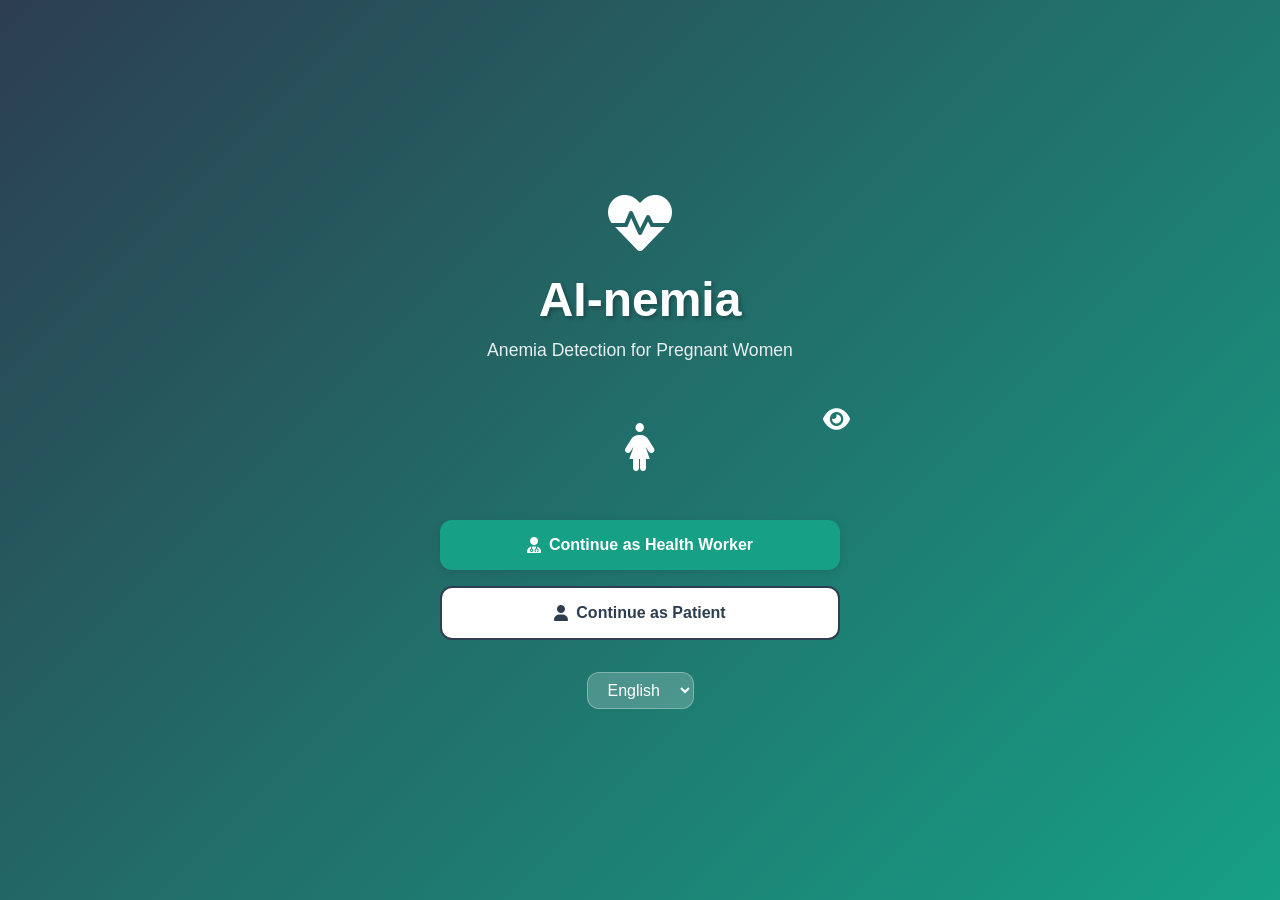
<file: static/index.html>
<!DOCTYPE html>
<html lang="en">
<head>
    <meta charset="UTF-8">
    <meta name="viewport" content="width=device-width, initial-scale=1.0">
    <title>AI-nemia - Anemia Detection for Pregnant Women</title>
    <link rel="stylesheet" href="styles.css">
    <link href="https://cdnjs.cloudflare.com/ajax/libs/font-awesome/6.0.0/css/all.min.css" rel="stylesheet">
</head>
<body>
    <div class="splash-container">
        <div class="splash-content">
            <div class="logo-section">
                <i class="fas fa-heartbeat logo-icon"></i>
                <h1 class="app-title" data-en="AI-nemia" data-hi="AI-नेमिया">AI-nemia</h1>
                <p class="app-subtitle" data-en="Anemia Detection for Pregnant Women" data-hi="गर्भवती महिलाओं के लिए एनीमिया का पता लगाना">Anemia Detection for Pregnant Women</p>
            </div>
            
            <div class="illustration">
                <div class="pregnant-woman-icon">
                    <i class="fas fa-female"></i>
                    <div class="scanning-animation">
                        <i class="fas fa-eye"></i>
                    </div>
                </div>
            </div>
            
            <div class="button-group">
                <button class="primary-btn" onclick="navigateTo('auth.html?role=health-worker')">
                    <i class="fas fa-user-md"></i>
                    <span data-en="Continue as Health Worker" data-hi="स्वास्थ्य कार्यकर्ता के रूप में जारी रखें">Continue as Health Worker</span>
                </button>
                
                <button class="secondary-btn" onclick="navigateTo('auth.html?role=patient')">
                    <i class="fas fa-user"></i>
                    <span data-en="Continue as Patient" data-hi="रोगी के रूप में जारी रखें">Continue as Patient</span>
                </button>
            </div>
            
            <div class="language-selector">
                <select id="languageSelect" onchange="changeLanguage()">
                    <option value="en">English</option>
                    <option value="hi">हिंदी</option>
                    <option value="te">తెలుగు</option>
                </select>
            </div>
        </div>
    </div>
    
    <script src="script.js"></script>
</body>
</html>
</file>
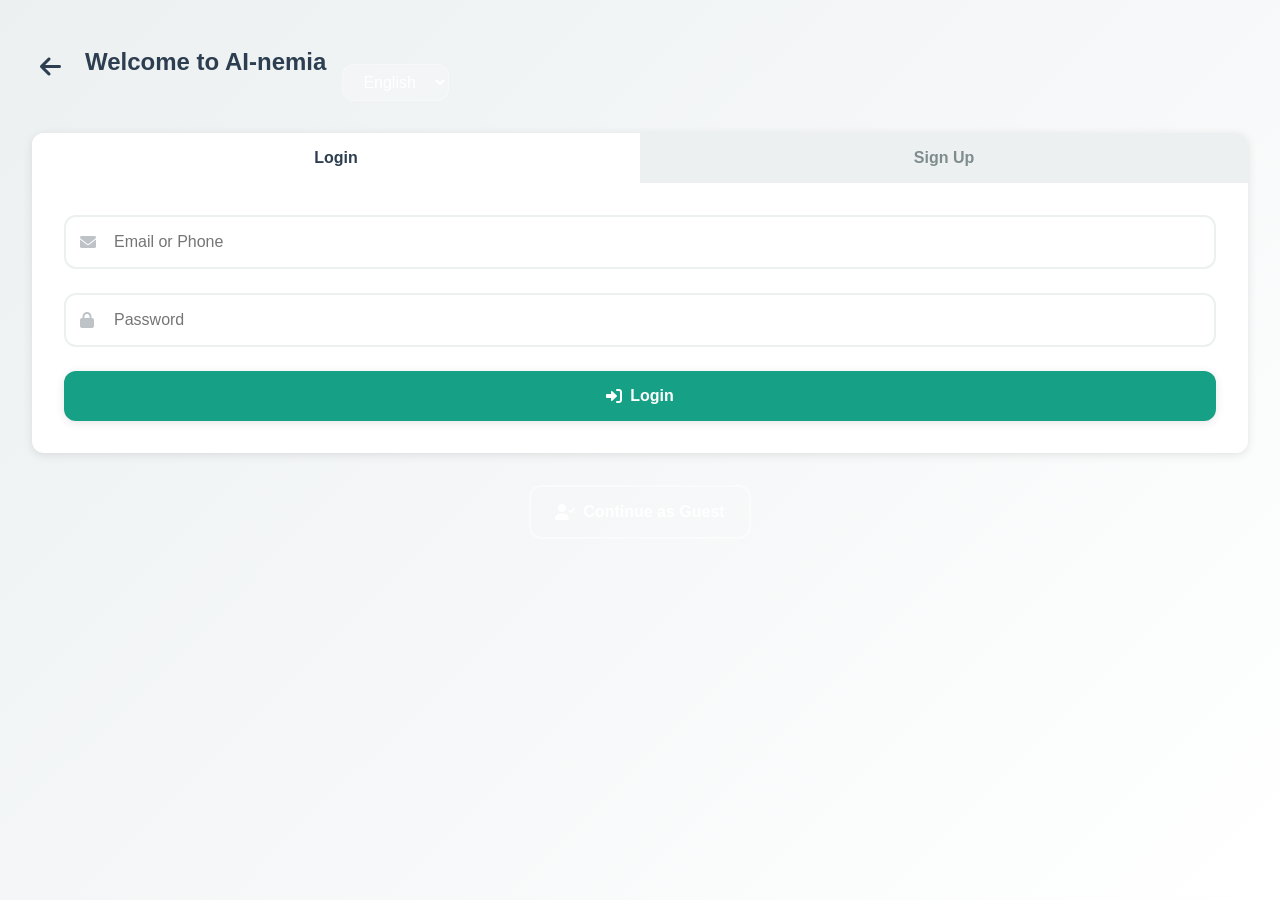
<file: static/auth.html>
<!DOCTYPE html>
<html lang="en">
<head>
    <meta charset="UTF-8">
    <meta name="viewport" content="width=device-width, initial-scale=1.0">
    <title>AI-nemia - Authentication</title>
    <link rel="stylesheet" href="styles.css">
    <link href="https://cdnjs.cloudflare.com/ajax/libs/font-awesome/6.0.0/css/all.min.css" rel="stylesheet">
</head>
<body>
    <div class="auth-container">
        <div class="auth-header">
            <button class="back-btn" onclick="navigateTo('index.html')">
                <i class="fas fa-arrow-left"></i>
            </button>
            <h2 class="auth-title" data-en="Welcome to AI-nemia" data-hi="AI-नेमिया में आपका स्वागत है">Welcome to AI-nemia</h2>
            <div class="language-selector">
                <select id="languageSelect" onchange="changeLanguage()">
                    <option value="en">English</option>
                    <option value="hi">हिंदी</option>
                    <option value="te">తెలుగు</option>
                </select>
            </div>
        </div>
        
        <div class="tab-container">
            <div class="tab-buttons">
                <button class="tab-btn active" onclick="showTab('login')" data-en="Login" data-hi="लॉगिन">Login</button>
                <button class="tab-btn" onclick="showTab('signup')" data-en="Sign Up" data-hi="साइन अप">Sign Up</button>
            </div>
            
            <div id="login-tab" class="tab-content active">
                <form id="loginForm" onsubmit="handleLogin(event)">
                    <div class="input-group">
                        <i class="fas fa-envelope"></i>
                        <input type="email" id="loginEmail" data-placeholder-en="Email or Phone" data-placeholder-hi="ईमेल या फोन" placeholder="Email or Phone" required>
                    </div>
                    
                    <div class="input-group">
                        <i class="fas fa-lock"></i>
                        <input type="password" id="loginPassword" data-placeholder-en="Password" data-placeholder-hi="पासवर्ड" placeholder="Password" required>
                    </div>
                    
                    <button type="submit" class="primary-btn full-width">
                        <i class="fas fa-sign-in-alt"></i>
                        <span data-en="Login" data-hi="लॉगिन">Login</span>
                    </button>
                </form>
            </div>
            
            <div id="signup-tab" class="tab-content">
                <form id="signupForm" onsubmit="handleSignup(event)">
                    <div class="input-group">
                        <i class="fas fa-user"></i>
                        <input type="text" id="signupName" data-placeholder-en="Full Name" data-placeholder-hi="पूरा नाम" placeholder="Full Name" required>
                    </div>
                    
                    <div class="input-group">
                        <i class="fas fa-envelope"></i>
                        <input type="email" id="signupEmail" data-placeholder-en="Email" data-placeholder-hi="ईमेल" placeholder="Email" required>
                    </div>
                    
                    <div class="input-group">
                        <i class="fas fa-phone"></i>
                        <input type="tel" id="signupPhone" data-placeholder-en="Phone Number" data-placeholder-hi="फोन नंबर" placeholder="Phone Number" required>
                    </div>
                    
                    <div class="input-group">
                        <i class="fas fa-lock"></i>
                        <input type="password" id="signupPassword" data-placeholder-en="Password" data-placeholder-hi="पासवर्ड" placeholder="Password" required>
                    </div>
                    
                    <div class="input-group">
                        <i class="fas fa-calendar"></i>
                        <input type="date" id="dueDate" data-placeholder-en="Expected Due Date" data-placeholder-hi="अपेक्षित प्रसव तिथि" placeholder="Expected Due Date">
                    </div>
                    
                    <button type="submit" class="primary-btn full-width">
                        <i class="fas fa-user-plus"></i>
                        <span data-en="Create Account" data-hi="खाता बनाएं">Create Account</span>
                    </button>
                </form>
            </div>
        </div>
        
        <div class="guest-option">
            <button class="ghost-btn" onclick="navigateTo('dashboard.html?guest=true')">
                <i class="fas fa-user-check"></i>
                <span data-en="Continue as Guest" data-hi="अतिथि के रूप में जारी रखें">Continue as Guest</span>
            </button>
        </div>
    </div>
    
    <script src="script.js"></script>
</body>
</html>
</file>
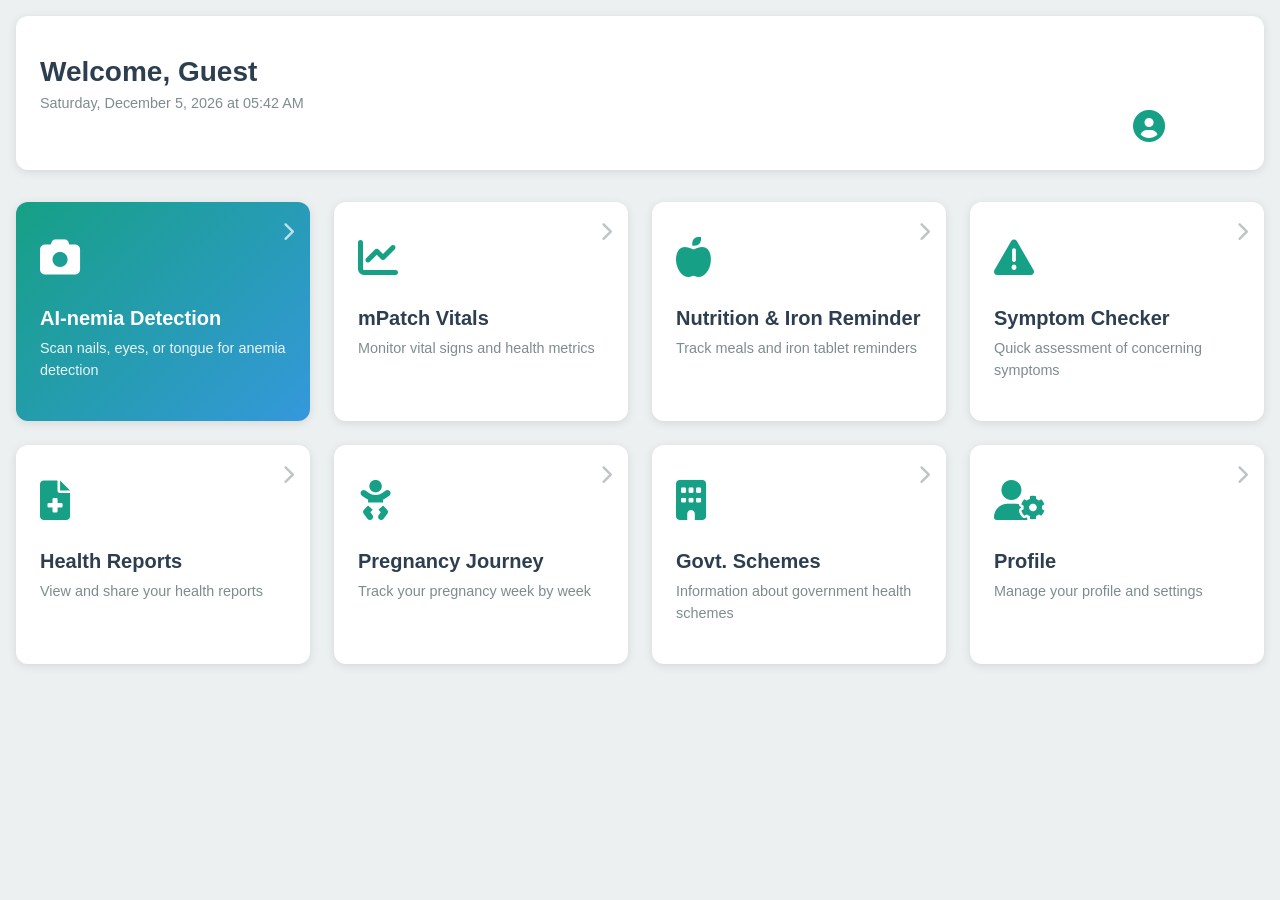
<file: static/dashboard.html>
<!DOCTYPE html>
<html lang="en">
<head>
    <meta charset="UTF-8">
    <meta name="viewport" content="width=device-width, initial-scale=1.0">
    <title>AI-nemia - Dashboard</title>
    <link rel="stylesheet" href="styles.css">
    <link href="https://cdnjs.cloudflare.com/ajax/libs/font-awesome/6.0.0/css/all.min.css" rel="stylesheet">
</head>
<body>
    <div class="dashboard-container">
        <header class="dashboard-header">
            <div class="welcome-section">
                <h2 id="welcomeText" data-en="Welcome, User" data-hi="स्वागत है, उपयोगकर्ता">Welcome, User</h2>
                <p class="date-time" id="currentDateTime"></p>
            </div>
            <div class="header-controls">
                <div class="language-selector">
                    <select id="languageSelect" onchange="changeLanguage()">
                        <option value="en">English</option>
                        <option value="hi">हिंदी</option>
                        <option value="te">తెలుగు</option>
                    </select>
                </div>
                <button class="profile-btn" onclick="navigateTo('profile.html')">
                    <i class="fas fa-user-circle"></i>
                </button>
            </div>
        </header>
        
        <div class="features-grid">
            <div class="feature-card primary" onclick="navigateTo('detection.html')">
                <div class="card-icon">
                    <i class="fas fa-camera"></i>
                </div>
                <h3 data-en="AI-nemia Detection" data-hi="AI-नेमिया का पता लगाना">AI-nemia Detection</h3>
                <p data-en="Scan nails, eyes, or tongue for anemia detection" data-hi="एनीमिया का पता लगाने के लिए नाखून, आंख या जीभ स्कैन करें">Scan nails, eyes, or tongue for anemia detection</p>
                <div class="card-arrow">
                    <i class="fas fa-chevron-right"></i>
                </div>
            </div>
            
            <div class="feature-card" onclick="navigateTo('vitals.html')">
                <div class="card-icon">
                    <i class="fas fa-chart-line"></i>
                </div>
                <h3 data-en="mPatch Vitals" data-hi="mPatch वाइटल्स">mPatch Vitals</h3>
                <p data-en="Monitor vital signs and health metrics" data-hi="महत्वपूर्ण संकेतों और स्वास्थ्य मेट्रिक्स की निगरानी करें">Monitor vital signs and health metrics</p>
                <div class="card-arrow">
                    <i class="fas fa-chevron-right"></i>
                </div>
            </div>
            
            <div class="feature-card" onclick="navigateTo('nutrition.html')">
                <div class="card-icon">
                    <i class="fas fa-apple-alt"></i>
                </div>
                <h3 data-en="Nutrition & Iron Reminder" data-hi="पोषण और आयरन रिमाइंडर">Nutrition & Iron Reminder</h3>
                <p data-en="Track meals and iron tablet reminders" data-hi="भोजन और आयरन टैबलेट रिमाइंडर ट्रैक करें">Track meals and iron tablet reminders</p>
                <div class="card-arrow">
                    <i class="fas fa-chevron-right"></i>
                </div>
            </div>
            
            <div class="feature-card" onclick="navigateTo('symptoms.html')">
                <div class="card-icon">
                    <i class="fas fa-exclamation-triangle"></i>
                </div>
                <h3 data-en="Symptom Checker" data-hi="लक्षण जांचकर्ता">Symptom Checker</h3>
                <p data-en="Quick assessment of concerning symptoms" data-hi="चिंताजनक लक्षणों का त्वरित मूल्यांकन">Quick assessment of concerning symptoms</p>
                <div class="card-arrow">
                    <i class="fas fa-chevron-right"></i>
                </div>
            </div>
            
            <div class="feature-card" onclick="navigateTo('reports.html')">
                <div class="card-icon">
                    <i class="fas fa-file-medical"></i>
                </div>
                <h3 data-en="Health Reports" data-hi="स्वास्थ्य रिपोर्ट">Health Reports</h3>
                <p data-en="View and share your health reports" data-hi="अपनी स्वास्थ्य रिपोर्ट देखें और साझा करें">View and share your health reports</p>
                <div class="card-arrow">
                    <i class="fas fa-chevron-right"></i>
                </div>
            </div>
            
            <div class="feature-card" onclick="navigateTo('pregnancy.html')">
                <div class="card-icon">
                    <i class="fas fa-baby"></i>
                </div>
                <h3 data-en="Pregnancy Journey" data-hi="गर्भावस्था यात्रा">Pregnancy Journey</h3>
                <p data-en="Track your pregnancy week by week" data-hi="अपनी गर्भावस्था को सप्ताह दर सप्ताह ट्रैक करें">Track your pregnancy week by week</p>
                <div class="card-arrow">
                    <i class="fas fa-chevron-right"></i>
                </div>
            </div>
            
            <div class="feature-card" onclick="navigateTo('schemes.html')">
                <div class="card-icon">
                    <i class="fas fa-building"></i>
                </div>
                <h3 data-en="Govt. Schemes" data-hi="सरकारी योजनाएं">Govt. Schemes</h3>
                <p data-en="Information about government health schemes" data-hi="सरकारी स्वास्थ्य योजनाओं की जानकारी">Information about government health schemes</p>
                <div class="card-arrow">
                    <i class="fas fa-chevron-right"></i>
                </div>
            </div>
            
            <div class="feature-card" onclick="navigateTo('profile.html')">
                <div class="card-icon">
                    <i class="fas fa-user-cog"></i>
                </div>
                <h3 data-en="Profile" data-hi="प्रोफ़ाइल">Profile</h3>
                <p data-en="Manage your profile and settings" data-hi="अपनी प्रोफ़ाइल और सेटिंग्स प्रबंधित करें">Manage your profile and settings</p>
                <div class="card-arrow">
                    <i class="fas fa-chevron-right"></i>
                </div>
            </div>
        </div>
    </div>
    
    <script src="script.js"></script>
    <script>
        // Initialize dashboard
        document.addEventListener('DOMContentLoaded', function() {
            updateDateTime();
            setInterval(updateDateTime, 60000); // Update every minute
            loadUserInfo();
        });
        
        function updateDateTime() {
            const now = new Date();
            const options = { 
                weekday: 'long', 
                year: 'numeric', 
                month: 'long', 
                day: 'numeric',
                hour: '2-digit',
                minute: '2-digit'
            };
            document.getElementById('currentDateTime').textContent = now.toLocaleDateString('en-US', options);
        }
        
        function loadUserInfo() {
            const user = getCurrentUser();
            const welcomeText = document.getElementById('welcomeText');
            const currentLang = localStorage.getItem('app_language') || 'en';
            
            if (user && user.name) {
                if (currentLang === 'hi') {
                    welcomeText.textContent = `स्वागत है, ${user.name}`;
                } else {
                    welcomeText.textContent = `Welcome, ${user.name}`;
                }
            } else {
                if (currentLang === 'hi') {
                    welcomeText.textContent = 'स्वागत है, अतिथि';
                } else {
                    welcomeText.textContent = 'Welcome, Guest';
                }
            }
        }
    </script>
</body>
</html>
</file>
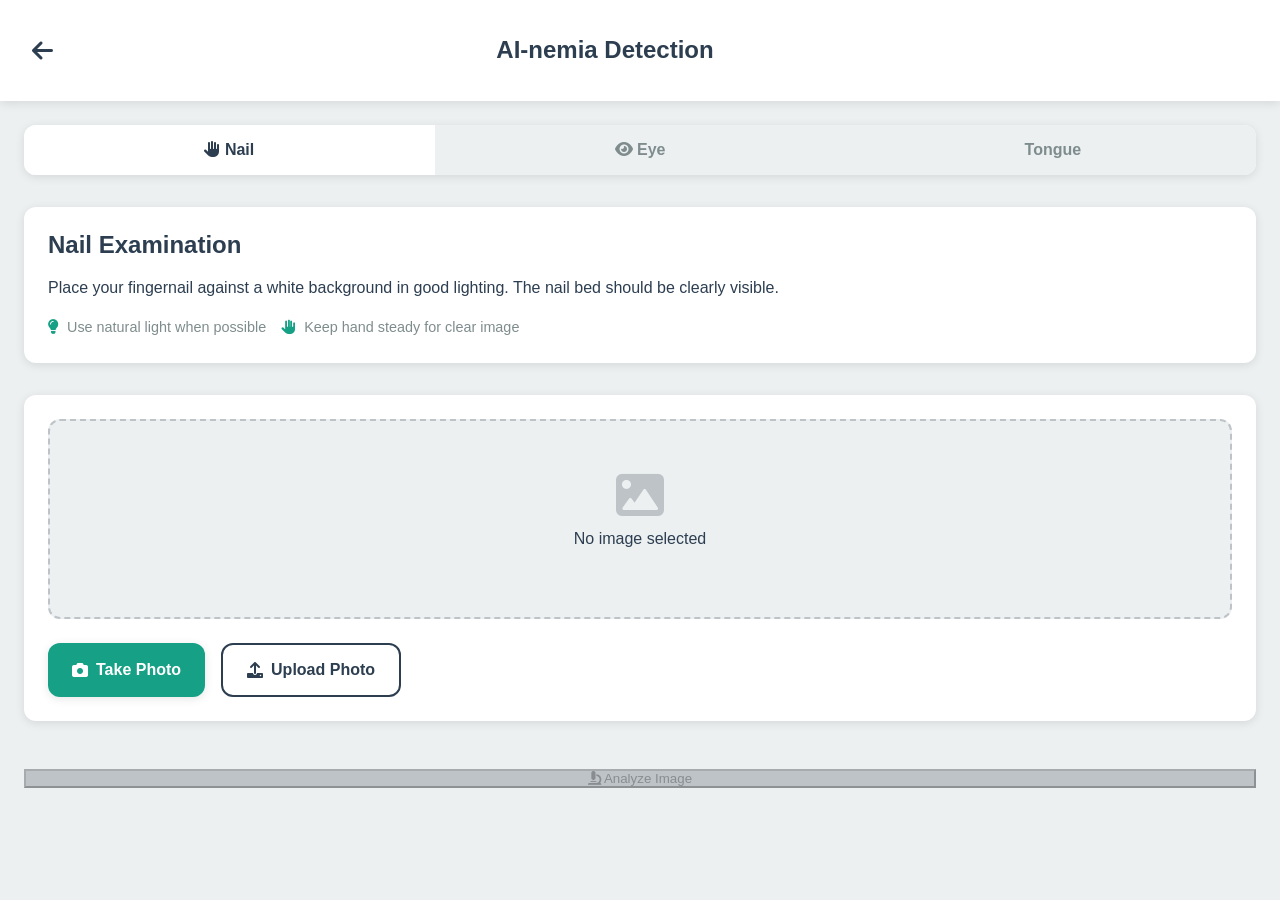
<file: static/detection.html>
<!DOCTYPE html>
<html lang="en">
<head>
    <meta charset="UTF-8">
    <meta name="viewport" content="width=device-width, initial-scale=1.0">
    <title>AI-nemia - Anemia Detection</title>
    <link rel="stylesheet" href="styles.css">
    <link href="https://cdnjs.cloudflare.com/ajax/libs/font-awesome/6.0.0/css/all.min.css" rel="stylesheet">
</head>
<body>
    <div class="page-container">
        <header class="page-header">
            <button class="back-btn" onclick="navigateTo('dashboard.html')">
                <i class="fas fa-arrow-left"></i>
            </button>
            <h1 data-en="AI-nemia Detection" data-hi="AI-नेमिया का पता लगाना">AI-nemia Detection</h1>
            <div class="language-selector">
                <select id="languageSelect" onchange="changeLanguage()">
                    <option value="en">English</option>
                    <option value="hi">हिंदी</option>
                    <option value="te">తెలుగు</option>
                </select>
            </div>
        </header>
        
        <div class="detection-content">
            <div class="tab-container">
                <div class="tab-buttons">
                    <button class="tab-btn active" onclick="switchBodyPart('nail')">
                        <i class="fas fa-hand-paper"></i>
                        <span data-en="Nail" data-hi="नाखून">Nail</span>
                    </button>
                    <button class="tab-btn" onclick="switchBodyPart('eye')">
                        <i class="fas fa-eye"></i>
                        <span data-en="Eye" data-hi="आंख">Eye</span>
                    </button>
                    <button class="tab-btn" onclick="switchBodyPart('tongue')">
                        <i class="fas fa-mouth-open"></i>
                        <span data-en="Tongue" data-hi="जीभ">Tongue</span>
                    </button>
                </div>
            </div>
            
            <div class="instructions-card">
                <h3 id="instructionTitle" data-en="Nail Examination" data-hi="नाखून की जांच">Nail Examination</h3>
                <p id="instructionText" data-en="Place your fingernail against a white background in good lighting. The nail bed should be clearly visible." data-hi="अच्छी रोशनी में अपने नाखून को सफेद पृष्ठभूमि के सामने रखें। नाखून का तल स्पष्ट रूप से दिखाई देना चाहिए।">Place your fingernail against a white background in good lighting. The nail bed should be clearly visible.</p>
                <div class="instruction-tips">
                    <div class="tip">
                        <i class="fas fa-lightbulb"></i>
                        <span data-en="Use natural light when possible" data-hi="जब संभव हो तो प्राकृतिक प्रकाश का उपयोग करें">Use natural light when possible</span>
                    </div>
                    <div class="tip">
                        <i class="fas fa-hand-paper"></i>
                        <span data-en="Keep hand steady for clear image" data-hi="स्पष्ट छवि के लिए हाथ को स्थिर रखें">Keep hand steady for clear image</span>
                    </div>
                </div>
            </div>
            
            <div class="camera-section">
                <div class="image-preview" id="imagePreview">
                    <i class="fas fa-image preview-icon"></i>
                    <p data-en="No image selected" data-hi="कोई छवि चयनित नहीं">No image selected</p>
                </div>
                
                <div class="camera-buttons">
                    <button class="primary-btn" onclick="takePhoto()">
                        <i class="fas fa-camera"></i>
                        <span data-en="Take Photo" data-hi="फोटो लें">Take Photo</span>
                    </button>
                    <button class="secondary-btn" onclick="uploadPhoto()">
                        <i class="fas fa-upload"></i>
                        <span data-en="Upload Photo" data-hi="फोटो अपलोड करें">Upload Photo</span>
                    </button>
                </div>
                
                <input type="file" id="cameraInput" accept="image/*" capture="environment" style="display: none;" onchange="handleImageSelect(event)">
                <input type="file" id="uploadInput" accept="image/*" style="display: none;" onchange="handleImageSelect(event)">
            </div>
            
            <button class="analyze-btn" id="analyzeBtn" onclick="analyzeImage()" disabled>
                <i class="fas fa-microscope"></i>
                <span data-en="Analyze Image" data-hi="छवि का विश्लेषण करें">Analyze Image</span>
            </button>
            
            <div class="results-section" id="resultsSection" style="display: none;">
                <div class="result-card">
                    <div class="risk-indicator">
                        <div class="risk-level" id="riskLevel">Moderate Risk</div>
                        <div class="confidence" id="confidence">85% Confidence</div>
                    </div>
                    
                    <div class="result-details">
                        <h4 data-en="Analysis Results" data-hi="विश्लेषण परिणाम">Analysis Results</h4>
                        <p id="resultAdvice" data-en="Based on the analysis, we recommend visiting your nearest Primary Health Center for further evaluation." data-hi="विश्लेषण के आधार पर, हम आगे के मूल्यांकन के लिए आपके निकटतम प्राथमिक स्वास्थ्य केंद्र जाने की सलाह देते हैं।">Based on the analysis, we recommend visiting your nearest Primary Health Center for further evaluation.</p>
                        
                        <div class="action-buttons">
                            <button class="primary-btn" onclick="saveReport()">
                                <i class="fas fa-save"></i>
                                <span data-en="Save Report" data-hi="रिपोर्ट सेव करें">Save Report</span>
                            </button>
                            <button class="secondary-btn" onclick="shareResult()">
                                <i class="fas fa-share"></i>
                                <span data-en="Share Result" data-hi="परिणाम साझा करें">Share Result</span>
                            </button>
                        </div>
                    </div>
                </div>
            </div>
        </div>
    </div>
    
    <script src="script.js"></script>
    <script>
        let currentBodyPart = 'nail';
        let currentImage = null;
        
        const instructions = {
            nail: {
                title: { en: 'Nail Examination', hi: 'नाखून की जांच' },
                text: { en: 'Place your fingernail against a white background in good lighting. The nail bed should be clearly visible.', hi: 'अच्छी रोशनी में अपने नाखून को सफेद पृष्ठभूमि के सामने रखें। नाखून का तल स्पष्ट रूप से दिखाई देना चाहिए।' }
            },
            eye: {
                title: { en: 'Eye Examination', hi: 'आंख की जांच' },
                text: { en: 'Pull down your lower eyelid gently and take a clear photo of the inner eyelid (conjunctiva).', hi: 'अपनी निचली पलक को धीरे से नीचे खींचें और भीतरी पलक (कंजंक्टिवा) की स्पष्ट तस्वीर लें।' }
            },
            tongue: {
                title: { en: 'Tongue Examination', hi: 'जीभ की जांच' },
                text: { en: 'Stick out your tongue fully and take a clear photo in good lighting conditions.', hi: 'अपनी जीभ को पूरी तरह से बाहर निकालें और अच्छी रोशनी में स्पष्ट तस्वीर लें।' }
            }
        };
        
        function switchBodyPart(bodyPart) {
            currentBodyPart = bodyPart;
            
            // Update active tab
            document.querySelectorAll('.tab-btn').forEach(btn => btn.classList.remove('active'));
            event.target.closest('.tab-btn').classList.add('active');
            
            // Update instructions
            const currentLang = localStorage.getItem('app_language') || 'en';
            document.getElementById('instructionTitle').textContent = instructions[bodyPart].title[currentLang];
            document.getElementById('instructionText').textContent = instructions[bodyPart].text[currentLang];
            
            // Reset image and results
            resetDetection();
        }
        
        function takePhoto() {
            document.getElementById('cameraInput').click();
        }
        
        function uploadPhoto() {
            document.getElementById('uploadInput').click();
        }
        
        function handleImageSelect(event) {
            const file = event.target.files[0];
            if (file) {
                const reader = new FileReader();
                reader.onload = function(e) {
                    currentImage = e.target.result;
                    displayImage(e.target.result);
                    document.getElementById('analyzeBtn').disabled = false;
                };
                reader.readAsDataURL(file);
            }
        }
        
        function displayImage(imageSrc) {
            const preview = document.getElementById('imagePreview');
            preview.innerHTML = `<img src="${imageSrc}" alt="Selected image" style="width: 100%; height: 100%; object-fit: cover; border-radius: 8px;">`;
        }
        
        function analyzeImage() {
    if (!currentImage) return;

    // Show loading state
    const analyzeBtn = document.getElementById('analyzeBtn');
    const currentLang = localStorage.getItem('app_language') || 'en';
    const analyzingText = currentLang === 'hi' ? 'विश्लेषण कर रहे हैं...' : 'Analyzing...';
    analyzeBtn.innerHTML = `<i class="fas fa-spinner fa-spin"></i> ${analyzingText}`;
    analyzeBtn.disabled = true;

    // Convert dataURL to Blob
    const blob = dataURLtoBlob(currentImage);
    const formData = new FormData();
    formData.append('file', blob, 'image.jpg');

    // Call the Flask API
    fetch('/predict', {
        method: 'POST',
        body: formData
    })
    .then(response => response.json())
    .then(data => {
        if (data.error) throw new Error(data.error);

        const label = data.prediction;
        const confidence = data.confidence.toFixed(1);

        const riskLevelElem = document.getElementById('riskLevel');
        const confidenceElem = document.getElementById('confidence');

        // Set UI based on prediction
        if (label === 'Anemic') {
            riskLevelElem.textContent = currentLang === 'hi' ? 'उच्च जोखिम' : 'High Risk';
            riskLevelElem.style.color = '#E74C3C'; // red
        } else {
            riskLevelElem.textContent = currentLang === 'hi' ? 'कम जोखिम' : 'Low Risk';
            riskLevelElem.style.color = '#16A085'; // green
        }

        const confidenceText = currentLang === 'hi'
            ? `${confidence}% विश्वसनीयता`
            : `${confidence}% Confidence`;
        confidenceElem.textContent = confidenceText;
    })
    .catch(err => {
        alert('Error: ' + err.message);
    })
    .finally(() => {
        // Restore button text
        const analyzeText = currentLang === 'hi' ? 'विश्लेषण करें' : 'Analyze';
        analyzeBtn.innerHTML = `<i class="fas fa-microscope"></i> ${analyzeText}`;
        analyzeBtn.disabled = false;
    });
}

// Helper: convert dataURL to Blob
function dataURLtoBlob(dataURL) {
    const parts = dataURL.split(',');
    const mime = parts[0].match(/:(.*?);/)[1];
    const bstr = atob(parts[1]);
    let n = bstr.length;
    const u8arr = new Uint8Array(n);
    while (n--) {
        u8arr[n] = bstr.charCodeAt(n);
    }
    return new Blob([u8arr], { type: mime });
}
`;
            analyzeBtn.disabled = true;
            
            // Simulate analysis with random results
            setTimeout(() => {
                const riskLevels = currentLang === 'hi' ? ['कम जोखिम', 'मध्यम जोखिम', 'उच्च जोखिम'] : ['Low Risk', 'Moderate Risk', 'High Risk'];
                const riskColors = ['#16A085', '#F39C12', '#E74C3C'];
                const confidences = [78, 82, 85, 89, 92, 95];
                
                const randomRisk = Math.floor(Math.random() * riskLevels.length);
                const randomConfidence = confidences[Math.floor(Math.random() * confidences.length)];
                
                document.getElementById('riskLevel').textContent = riskLevels[randomRisk];
                document.getElementById('riskLevel').style.color = riskColors[randomRisk];
                
                const confidenceText = currentLang === 'hi' ? `${randomConfidence}% विश्वसनीयता` : `${randomConfidence}% Confidence`;
                document.getElementById('confidence').textContent = confidenceText;
                
                // Set advice based on risk level
                const adviceTexts = currentLang === 'hi' ? {
                    0: 'आपके परिणाम सामान्य दिखते हैं। नियमित जांच जारी रखें और स्वस्थ आहार बनाए रखें।',
                    1: 'विश्लेषण के आधार पर, हम आगे के मूल्यांकन के लिए आपके निकटतम प्राथमिक स्वास्थ्य केंद्र जाने की सलाह देते हैं।',
                    2: 'उच्च जोखिम का पता चला है। कृपया उचित निदान और उपचार के लिए तुरंत स्वास्थ्य पेशेवर से सलाह लें।'
                } : {
                    0: 'Your results look normal. Continue with regular checkups and maintain a healthy diet.',
                    1: 'Based on the analysis, we recommend visiting your nearest Primary Health Center for further evaluation.',
                    2: 'High risk detected. Please consult with a healthcare professional immediately for proper diagnosis and treatment.'
                };
                
                document.getElementById('resultAdvice').textContent = adviceTexts[randomRisk];
                
                // Show results
                document.getElementById('resultsSection').style.display = 'block';
                
                // Reset button
                const analyzeText = currentLang === 'hi' ? 'छवि का विश्लेषण करें' : 'Analyze Image';
                analyzeBtn.innerHTML = `<i class="fas fa-microscope"></i> ${analyzeText}`;
                analyzeBtn.disabled = false;
            }, 2000);
        }
        
        function saveReport() {
            const report = {
                id: Date.now(),
                date: new Date().toISOString(),
                type: 'AI-nemia Detection',
                bodyPart: currentBodyPart,
                riskLevel: document.getElementById('riskLevel').textContent,
                confidence: document.getElementById('confidence').textContent,
                advice: document.getElementById('resultAdvice').textContent,
                image: currentImage
            };
            
            saveReportToStorage(report);
            const currentLang = localStorage.getItem('app_language') || 'en';
            const successText = currentLang === 'hi' ? 'रिपोर्ट सफलतापूर्वक सेव हो गई!' : 'Report saved successfully!';
            showNotification(successText);
        }
        
        function shareResult() {
            const riskLevel = document.getElementById('riskLevel').textContent;
            const confidence = document.getElementById('confidence').textContent;
            const currentLang = localStorage.getItem('app_language') || 'en';
            
            const shareText = currentLang === 'hi' ? 
                `AI-नेमिया का पता लगाने का परिणाम:\nजोखिम स्तर: ${riskLevel}\nविश्वसनीयता: ${confidence}\n\nAI-नेमिया ऐप द्वारा जेनरेट किया गया` :
                `AI-nemia Detection Result:\nRisk Level: ${riskLevel}\nConfidence: ${confidence}\n\nGenerated by AI-nemia App`;
            
            if (navigator.share) {
                navigator.share({
                    title: currentLang === 'hi' ? 'AI-नेमिया का पता लगाने का परिणाम' : 'AI-nemia Detection Result',
                    text: shareText
                });
            } else {
                // Fallback for browsers that don't support native sharing
                const whatsappUrl = `https://wa.me/?text=${encodeURIComponent(shareText)}`;
                window.open(whatsappUrl, '_blank');
            }
        }
        
        function resetDetection() {
            currentImage = null;
            const currentLang = localStorage.getItem('app_language') || 'en';
            const noImageText = currentLang === 'hi' ? 'कोई छवि चयनित नहीं' : 'No image selected';
            
            document.getElementById('imagePreview').innerHTML = `<i class="fas fa-image preview-icon"></i><p>${noImageText}</p>`;
            document.getElementById('analyzeBtn').disabled = true;
            document.getElementById('resultsSection').style.display = 'none';
        }
    </script>
</body>
</html>
</file>
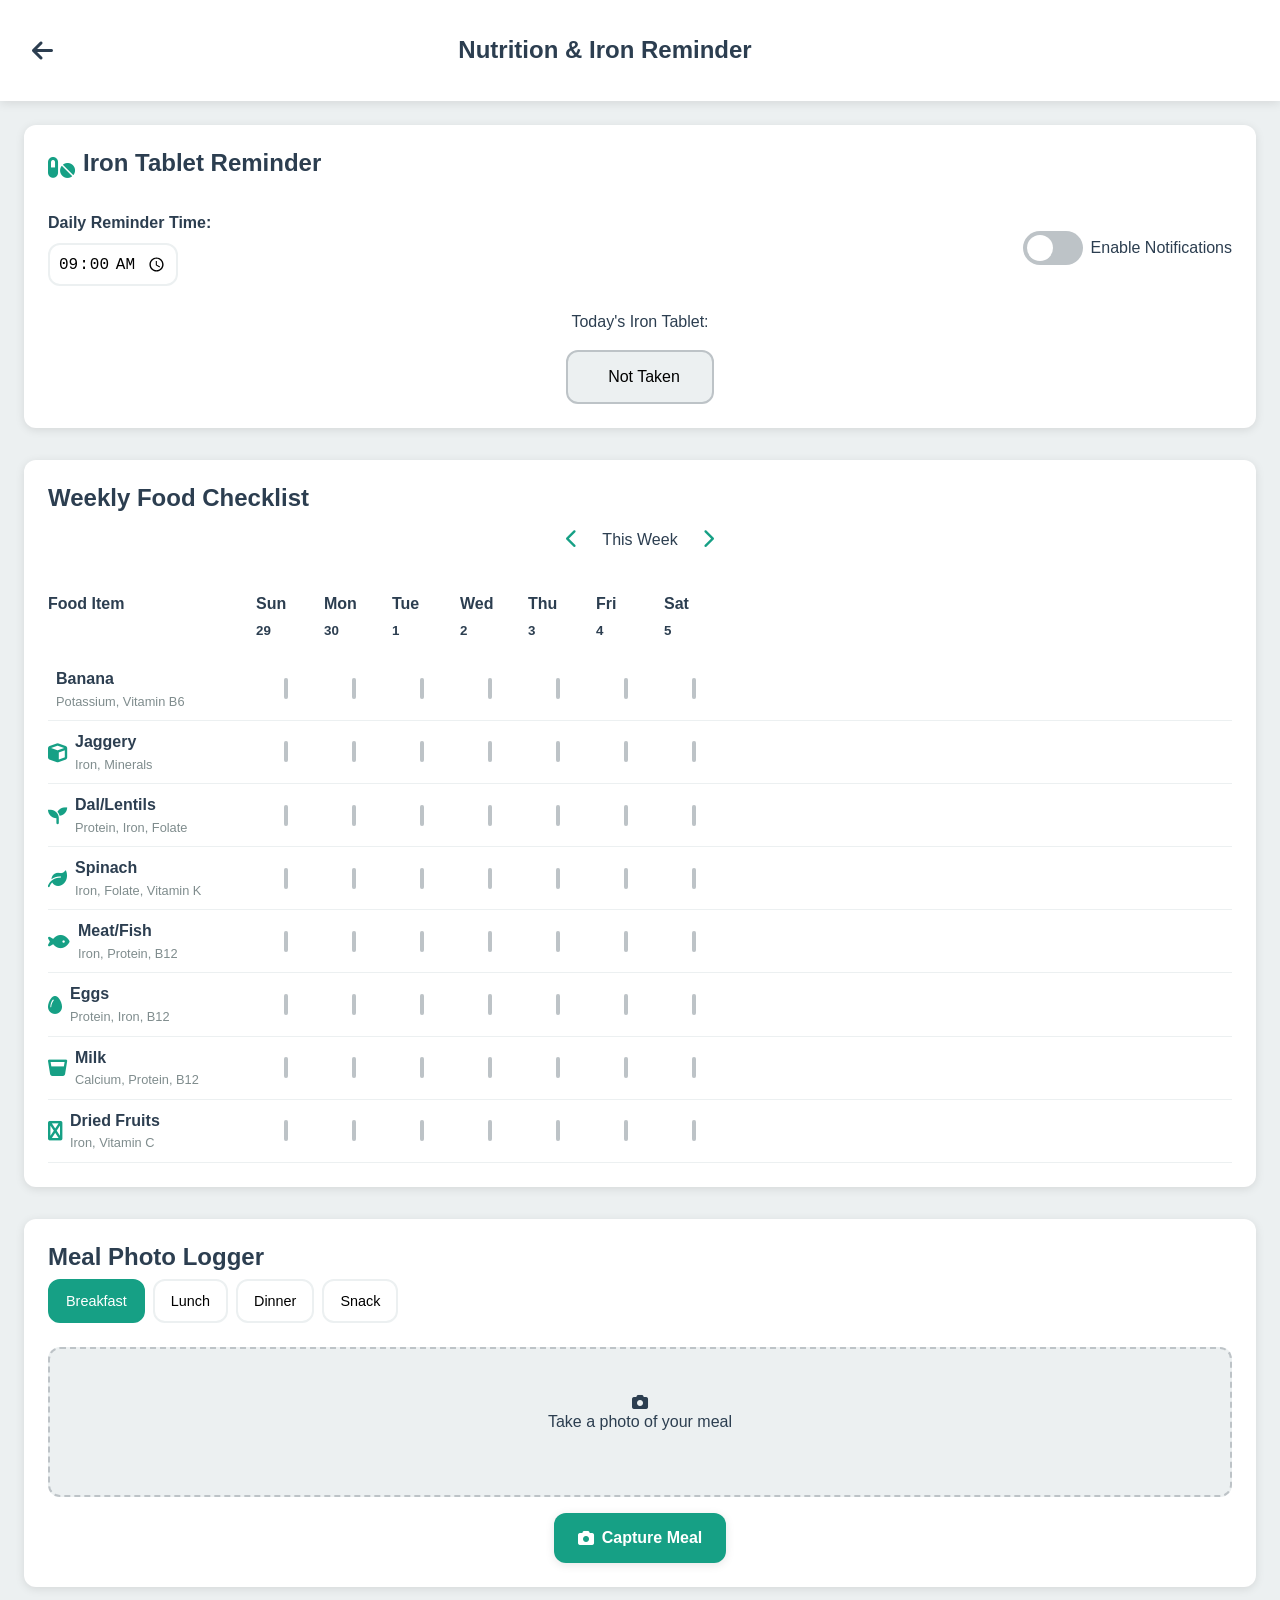
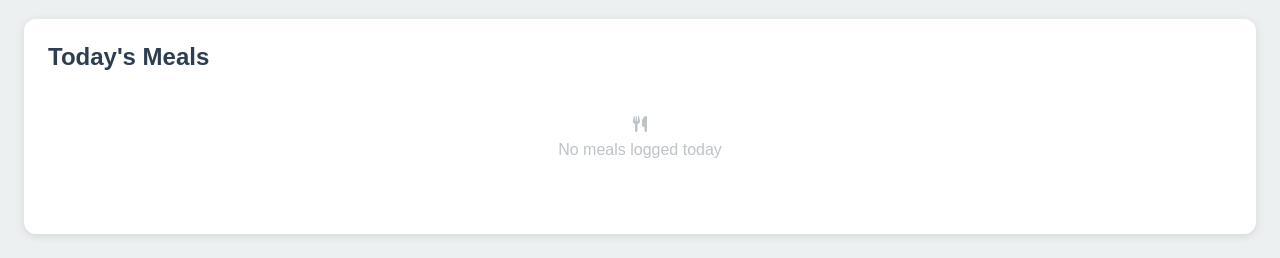
<file: static/nutrition.html>
<!DOCTYPE html>
<html lang="en">
<head>
    <meta charset="UTF-8">
    <meta name="viewport" content="width=device-width, initial-scale=1.0">
    <title>AI-nemia - Nutrition & Iron Reminder</title>
    <link rel="stylesheet" href="styles.css">
    <link href="https://cdnjs.cloudflare.com/ajax/libs/font-awesome/6.0.0/css/all.min.css" rel="stylesheet">
</head>
<body>
    <div class="page-container">
        <header class="page-header">
            <button class="back-btn" onclick="navigateTo('dashboard.html')">
                <i class="fas fa-arrow-left"></i>
            </button>
            <h1 data-en="Nutrition & Iron Reminder" data-hi="पोषण और आयरन रिमाइंडर">Nutrition & Iron Reminder</h1>
            <div class="language-selector">
                <select id="languageSelect" onchange="changeLanguage()">
                    <option value="en">English</option>
                    <option value="hi">हिंदी</option>
                    <option value="te">తెలుగు</option>
                </select>
            </div>
        </header>
        
        <div class="nutrition-content">
            <div class="iron-reminder-card">
                <div class="reminder-header">
                    <i class="fas fa-pills"></i>
                    <h3 data-en="Iron Tablet Reminder" data-hi="आयरन टैबलेट रिमाइंडर">Iron Tablet Reminder</h3>
                </div>
                <div class="reminder-controls">
                    <div class="reminder-time">
                        <label data-en="Daily Reminder Time:" data-hi="दैनिक रिमाइंडर समय:">Daily Reminder Time:</label>
                        <input type="time" id="reminderTime" value="09:00">
                    </div>
                    <div class="reminder-toggle">
                        <label class="switch">
                            <input type="checkbox" id="reminderSwitch" onchange="toggleReminder()">
                            <span class="slider"></span>
                        </label>
                        <span data-en="Enable Notifications" data-hi="सूचनाएं सक्षम करें">Enable Notifications</span>
                    </div>
                </div>
                <div class="today-iron">
                    <p data-en="Today's Iron Tablet:" data-hi="आज की आयरन टैबलेट:">Today's Iron Tablet:</p>
                    <button class="pill-btn" id="ironPillBtn" onclick="markIronTaken()">
                        <i class="fas fa-pill"></i>
                        <span id="ironStatus" data-en="Not Taken" data-hi="नहीं ली गई">Not Taken</span>
                    </button>
                </div>
            </div>
            
            <div class="nutrition-tracker">
                <h3 data-en="Weekly Food Checklist" data-hi="साप्ताहिक भोजन चेकलिस्ट">Weekly Food Checklist</h3>
                <div class="week-selector">
                    <button class="week-nav" onclick="changeWeek(-1)">
                        <i class="fas fa-chevron-left"></i>
                    </button>
                    <span id="currentWeek" data-en="This Week" data-hi="इस सप्ताह">This Week</span>
                    <button class="week-nav" onclick="changeWeek(1)">
                        <i class="fas fa-chevron-right"></i>
                    </button>
                </div>
                
                <div class="food-grid" id="foodGrid">
                    <!-- Food items will be populated by JavaScript -->
                </div>
            </div>
            
            <div class="meal-logging">
                <h3 data-en="Meal Photo Logger" data-hi="भोजन फोटो लॉगर">Meal Photo Logger</h3>
                <div class="meal-times">
                    <button class="meal-btn active" onclick="selectMealTime('breakfast')" data-en="Breakfast" data-hi="नाश्ता">Breakfast</button>
                    <button class="meal-btn" onclick="selectMealTime('lunch')" data-en="Lunch" data-hi="दोपहर का खाना">Lunch</button>
                    <button class="meal-btn" onclick="selectMealTime('dinner')" data-en="Dinner" data-hi="रात का खाना">Dinner</button>
                    <button class="meal-btn" onclick="selectMealTime('snack')" data-en="Snack" data-hi="नाश्ता">Snack</button>
                </div>
                
                <div class="photo-capture">
                    <div class="meal-preview" id="mealPreview">
                        <i class="fas fa-camera-alt"></i>
                        <p data-en="Take a photo of your meal" data-hi="अपने भोजन की तस्वीर लें">Take a photo of your meal</p>
                    </div>
                    <button class="primary-btn" onclick="takeMealPhoto()">
                        <i class="fas fa-camera"></i>
                        <span data-en="Capture Meal" data-hi="भोजन कैप्चर करें">Capture Meal</span>
                    </button>
                    <input type="file" id="mealCameraInput" accept="image/*" capture="environment" style="display: none;" onchange="handleMealPhoto(event)">
                </div>
            </div>
            
            <div class="meal-history">
                <h3 data-en="Today's Meals" data-hi="आज के भोजन">Today's Meals</h3>
                <div class="meals-list" id="mealsList">
                    <!-- Meals will be populated by JavaScript -->
                </div>
            </div>
        </div>
    </div>
    
    <script src="script.js"></script>
    <script>
        let currentMealTime = 'breakfast';
        let currentWeekOffset = 0;
        
        const foodItems = [
            { name: { en: 'Banana', hi: 'केला' }, icon: 'fas fa-banana', nutrients: { en: 'Potassium, Vitamin B6', hi: 'पोटेशियम, विटामिन B6' } },
            { name: { en: 'Jaggery', hi: 'गुड़' }, icon: 'fas fa-cube', nutrients: { en: 'Iron, Minerals', hi: 'आयरन, खनिज' } },
            { name: { en: 'Dal/Lentils', hi: 'दाल' }, icon: 'fas fa-seedling', nutrients: { en: 'Protein, Iron, Folate', hi: 'प्रोटीन, आयरन, फोलेट' } },
            { name: { en: 'Spinach', hi: 'पालक' }, icon: 'fas fa-leaf', nutrients: { en: 'Iron, Folate, Vitamin K', hi: 'आयरन, फोलेट, विटामिन K' } },
            { name: { en: 'Meat/Fish', hi: 'मांस/मछली' }, icon: 'fas fa-fish', nutrients: { en: 'Iron, Protein, B12', hi: 'आयरन, प्रोटीन, B12' } },
            { name: { en: 'Eggs', hi: 'अंडे' }, icon: 'fas fa-egg', nutrients: { en: 'Protein, Iron, B12', hi: 'प्रोटीन, आयरन, B12' } },
            { name: { en: 'Milk', hi: 'दूध' }, icon: 'fas fa-glass-whiskey', nutrients: { en: 'Calcium, Protein, B12', hi: 'कैल्शियम, प्रोटीन, B12' } },
            { name: { en: 'Dried Fruits', hi: 'सूखे मेवे' }, icon: 'fas fa-apple', nutrients: { en: 'Iron, Vitamin C', hi: 'आयरन, विटामिन C' } }
        ];
        
        const days = { en: ['Sun', 'Mon', 'Tue', 'Wed', 'Thu', 'Fri', 'Sat'], hi: ['रवि', 'सोम', 'मंगल', 'बुध', 'गुरु', 'शुक्र', 'शनि'] };
        
        document.addEventListener('DOMContentLoaded', function() {
            initializeNutrition();
        });
        
        function initializeNutrition() {
            loadIronReminderStatus();
            renderFoodGrid();
            loadTodaysMeals();
        }
        
        function loadIronReminderStatus() {
            const today = new Date().toDateString();
            const ironStatus = localStorage.getItem(`iron_${today}`);
            const reminderEnabled = localStorage.getItem('iron_reminder_enabled') === 'true';
            const reminderTime = localStorage.getItem('iron_reminder_time') || '09:00';
            
            document.getElementById('reminderSwitch').checked = reminderEnabled;
            document.getElementById('reminderTime').value = reminderTime;
            
            if (ironStatus === 'taken') {
                markIronTaken(false);
            }
        }
        
        function toggleReminder() {
            const enabled = document.getElementById('reminderSwitch').checked;
            const time = document.getElementById('reminderTime').value;
            const currentLang = localStorage.getItem('app_language') || 'en';
            
            localStorage.setItem('iron_reminder_enabled', enabled);
            localStorage.setItem('iron_reminder_time', time);
            
            if (enabled && 'Notification' in window) {
                Notification.requestPermission();
                const reminderText = currentLang === 'hi' ? 
                    `आयरन टैबलेट रिमाइंडर ${time} पर दैनिक सेट किया गया` :
                    `Iron tablet reminder set for ${time} daily`;
                showNotification(reminderText);
            }
        }
        
        function markIronTaken(showNotification = true) {
            const today = new Date().toDateString();
            const btn = document.getElementById('ironPillBtn');
            const status = document.getElementById('ironStatus');
            const currentLang = localStorage.getItem('app_language') || 'en';
            
            localStorage.setItem(`iron_${today}`, 'taken');
            btn.classList.add('taken');
            btn.disabled = true;
            
            const takenText = currentLang === 'hi' ? 'आज ली गई' : 'Taken Today';
            status.textContent = takenText;
            
            if (showNotification) {
                const successText = currentLang === 'hi' ? 
                    'बहुत बढ़िया! आज के लिए आयरन टैबलेट ली गई के रूप में चिह्नित।' :
                    'Great! Iron tablet marked as taken for today.';
                showNotification(successText);
            }
        }
        
        function renderFoodGrid() {
            const foodGrid = document.getElementById('foodGrid');
            const weekStart = getWeekStart(currentWeekOffset);
            const currentLang = localStorage.getItem('app_language') || 'en';
            const dayNames = days[currentLang];
            
            let gridHTML = `<div class="food-header"><div class="food-name">${currentLang === 'hi' ? 'खाद्य पदार्थ' : 'Food Item'}</div>`;
            for (let i = 0; i < 7; i++) {
                const date = new Date(weekStart);
                date.setDate(date.getDate() + i);
                gridHTML += `<div class="day-header">${dayNames[i]}<br><small>${date.getDate()}</small></div>`;
            }
            gridHTML += '</div>';
            
            foodItems.forEach(food => {
                gridHTML += `<div class="food-row">
                    <div class="food-item">
                        <i class="${food.icon}"></i>
                        <div>
                            <div class="food-name">${food.name[currentLang]}</div>
                            <div class="food-nutrients">${food.nutrients[currentLang]}</div>
                        </div>
                    </div>`;
                
                for (let i = 0; i < 7; i++) {
                    const date = new Date(weekStart);
                    date.setDate(date.getDate() + i);
                    const dateStr = date.toDateString();
                    const key = `food_${food.name.en}_${dateStr}`;
                    const eaten = localStorage.getItem(key) === 'true';
                    
                    gridHTML += `<div class="food-checkbox">
                        <label class="checkbox-container">
                            <input type="checkbox" ${eaten ? 'checked' : ''} 
                                   onchange="toggleFood('${food.name.en}', '${dateStr}', this)">
                            <span class="checkmark"></span>
                        </label>
                    </div>`;
                }
                gridHTML += '</div>';
            });
            
            foodGrid.innerHTML = gridHTML;
        }
        
        function getWeekStart(weekOffset) {
            const today = new Date();
            const dayOfWeek = today.getDay();
            const weekStart = new Date(today);
            weekStart.setDate(today.getDate() - dayOfWeek + (weekOffset * 7));
            return weekStart;
        }
        
        function changeWeek(direction) {
            currentWeekOffset += direction;
            renderFoodGrid();
            
            const weekStart = getWeekStart(currentWeekOffset);
            const weekEnd = new Date(weekStart);
            weekEnd.setDate(weekStart.getDate() + 6);
            const currentLang = localStorage.getItem('app_language') || 'en';
            
            if (currentWeekOffset === 0) {
                document.getElementById('currentWeek').textContent = currentLang === 'hi' ? 'इस सप्ताह' : 'This Week';
            } else if (currentWeekOffset === -1) {
                document.getElementById('currentWeek').textContent = currentLang === 'hi' ? 'पिछला सप्ताह' : 'Last Week';
            } else if (currentWeekOffset === 1) {
                document.getElementById('currentWeek').textContent = currentLang === 'hi' ? 'अगला सप्ताह' : 'Next Week';
            } else {
                document.getElementById('currentWeek').textContent = 
                    `${weekStart.toLocaleDateString()} - ${weekEnd.toLocaleDateString()}`;
            }
        }
        
        function toggleFood(foodName, dateStr, checkbox) {
            const key = `food_${foodName}_${dateStr}`;
            localStorage.setItem(key, checkbox.checked);
            
            if (checkbox.checked) {
                const currentLang = localStorage.getItem('app_language') || 'en';
                const foodItem = foodItems.find(f => f.name.en === foodName);
                const displayName = foodItem ? foodItem.name[currentLang] : foodName;
                const eatenText = currentLang === 'hi' ? 
                    `${displayName} खाया गया के रूप में चिह्नित!` :
                    `${displayName} marked as eaten!`;
                showNotification(eatenText);
            }
        }
        
        function selectMealTime(mealTime) {
            currentMealTime = mealTime;
            document.querySelectorAll('.meal-btn').forEach(btn => btn.classList.remove('active'));
            event.target.classList.add('active');
        }
        
        function takeMealPhoto() {
            document.getElementById('mealCameraInput').click();
        }
        
        function handleMealPhoto(event) {
            const file = event.target.files[0];
            if (file) {
                const reader = new FileReader();
                reader.onload = function(e) {
                    // Display preview
                    const preview = document.getElementById('mealPreview');
                    preview.innerHTML = `<img src="${e.target.result}" style="width: 100%; height: 100%; object-fit: cover; border-radius: 8px;">`;
                    
                    // Save meal
                    saveMeal(e.target.result);
                };
                reader.readAsDataURL(file);
            }
        }
        
        function saveMeal(imageData) {
            const meal = {
                id: Date.now(),
                mealTime: currentMealTime,
                timestamp: new Date().toISOString(),
                image: imageData
            };
            
            const today = new Date().toDateString();
            const key = `meals_${today}`;
            const meals = JSON.parse(localStorage.getItem(key) || '[]');
            meals.push(meal);
            localStorage.setItem(key, JSON.stringify(meals));
            
            loadTodaysMeals();
            
            const currentLang = localStorage.getItem('app_language') || 'en';
            const mealNames = {
                breakfast: { en: 'Breakfast', hi: 'नाश्ता' },
                lunch: { en: 'Lunch', hi: 'दोपहर का खाना' },
                dinner: { en: 'Dinner', hi: 'रात का खाना' },
                snack: { en: 'Snack', hi: 'नाश्ता' }
            };
            
            const mealName = mealNames[currentMealTime][currentLang];
            const savedText = currentLang === 'hi' ? 
                `${mealName} फोटो सेव हो गई!` :
                `${mealName} photo saved!`;
            showNotification(savedText);
        }
        
        function loadTodaysMeals() {
            const today = new Date().toDateString();
            const key = `meals_${today}`;
            const meals = JSON.parse(localStorage.getItem(key) || '[]');
            const currentLang = localStorage.getItem('app_language') || 'en';
            
            const mealsList = document.getElementById('mealsList');
            if (meals.length === 0) {
                const noMealsText = currentLang === 'hi' ? 'आज कोई भोजन लॉग नहीं किया गया' : 'No meals logged today';
                mealsList.innerHTML = `<div class="no-meals"><i class="fas fa-utensils"></i><p>${noMealsText}</p></div>`;
                return;
            }
            
            const mealNames = {
                breakfast: { en: 'Breakfast', hi: 'नाश्ता' },
                lunch: { en: 'Lunch', hi: 'दोपहर का खाना' },
                dinner: { en: 'Dinner', hi: 'रात का खाना' },
                snack: { en: 'Snack', hi: 'नाश्ता' }
            };
            
            const loggedAtText = currentLang === 'hi' ? 'पर लॉग किया गया' : 'Logged at';
            
            mealsList.innerHTML = meals.map(meal => {
                const time = new Date(meal.timestamp).toLocaleTimeString([], {hour: '2-digit', minute:'2-digit'});
                const mealName = mealNames[meal.mealTime][currentLang];
                return `<div class="meal-item">
                    <div class="meal-image">
                        <img src="${meal.image}" alt="${meal.mealTime}">
                    </div>
                    <div class="meal-info">
                        <h4>${mealName}</h4>
                        <p>${loggedAtText} ${time}</p>
                    </div>
                    <button class="delete-meal-btn" onclick="deleteMeal('${meal.id}')">
                        <i class="fas fa-trash"></i>
                    </button>
                </div>`;
            }).join('');
        }
        
        function deleteMeal(mealId) {
            const today = new Date().toDateString();
            const key = `meals_${today}`;
            let meals = JSON.parse(localStorage.getItem(key) || '[]');
            meals = meals.filter(meal => meal.id != mealId);
            localStorage.setItem(key, JSON.stringify(meals));
            
            loadTodaysMeals();
            const currentLang = localStorage.getItem('app_language') || 'en';
            const deletedText = currentLang === 'hi' ? 'भोजन हटा दिया गया' : 'Meal deleted';
            showNotification(deletedText);
        }
    </script>
</body>
</html>
</file>
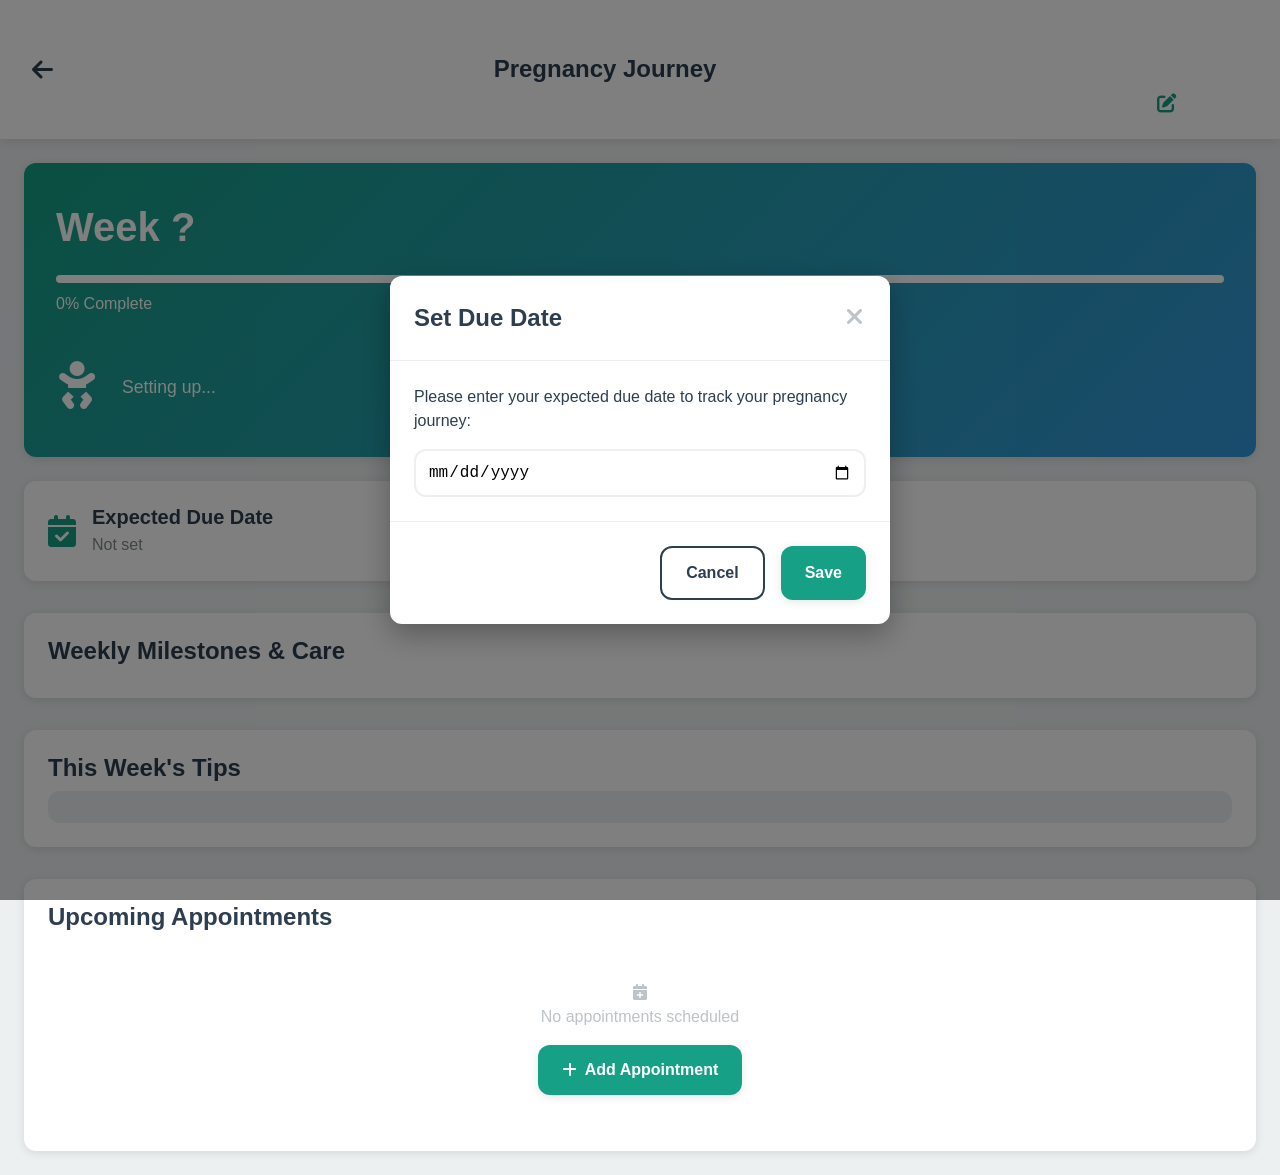
<file: static/pregnancy.html>
<!DOCTYPE html>
<html lang="en">
<head>
    <meta charset="UTF-8">
    <meta name="viewport" content="width=device-width, initial-scale=1.0">
    <title>AI-nemia - Pregnancy Journey</title>
    <link rel="stylesheet" href="styles.css">
    <link href="https://cdnjs.cloudflare.com/ajax/libs/font-awesome/6.0.0/css/all.min.css" rel="stylesheet">
</head>
<body>
    <div class="page-container">
        <header class="page-header">
            <button class="back-btn" onclick="navigateTo('dashboard.html')">
                <i class="fas fa-arrow-left"></i>
            </button>
            <h1 data-en="Pregnancy Journey" data-hi="गर्भावस्था यात्रा">Pregnancy Journey</h1>
            <div class="header-controls">
                <div class="language-selector">
                    <select id="languageSelect" onchange="changeLanguage()">
                        <option value="en">English</option>
                        <option value="hi">हिंदी</option>
                        <option value="te">తెలుగు</option>
                    </select>
                </div>
                <button class="edit-btn" onclick="editDueDate()">
                    <i class="fas fa-edit"></i>
                </button>
            </div>
        </header>
        
        <div class="pregnancy-content">
            <div class="pregnancy-overview">
                <div class="current-week-card">
                    <div class="week-display">
                        <div class="week-number" id="currentWeekNumber" data-en="Week ?" data-hi="सप्ताह ?">Week ?</div>
                        <div class="week-progress">
                            <div class="progress-bar">
                                <div class="progress-fill" id="progressFill"></div>
                            </div>
                            <span id="progressText" data-en="0% Complete" data-hi="0% पूर्ण">0% Complete</span>
                        </div>
                    </div>
                    
                    <div class="baby-visualization">
                        <div class="baby-icon" id="babyIcon">
                            <i class="fas fa-baby"></i>
                        </div>
                        <div class="baby-size" id="babySize">
                            <p id="babySizeText" data-en="Setting up..." data-hi="सेट अप कर रहे हैं...">Setting up...</p>
                        </div>
                    </div>
                </div>
                
                <div class="due-date-card">
                    <i class="fas fa-calendar-check"></i>
                    <div>
                        <h4 data-en="Expected Due Date" data-hi="अपेक्षित प्रसव तिथि">Expected Due Date</h4>
                        <p id="dueDateDisplay" data-en="Not set" data-hi="सेट नहीं किया गया">Not set</p>
                        <p class="days-remaining" id="daysRemaining"></p>
                    </div>
                </div>
            </div>
            
            <div class="milestones-section">
                <h3 data-en="Weekly Milestones & Care" data-hi="साप्ताहिक मील के पत्थर और देखभाल">Weekly Milestones & Care</h3>
                <div class="milestones-timeline" id="milestonesTimeline">
                    <!-- Milestones will be populated by JavaScript -->
                </div>
            </div>
            
            <div class="tips-section">
                <h3 data-en="This Week's Tips" data-hi="इस सप्ताह की सुझाव">This Week's Tips</h3>
                <div class="tips-card" id="weeklyTips">
                    <!-- Tips will be populated by JavaScript -->
                </div>
            </div>
            
            <div class="appointments-section">
                <h3 data-en="Upcoming Appointments" data-hi="आगामी अपॉइंटमेंट">Upcoming Appointments</h3>
                <div class="appointments-list" id="appointmentsList">
                    <div class="no-appointments">
                        <i class="fas fa-calendar-plus"></i>
                        <p data-en="No appointments scheduled" data-hi="कोई अपॉइंटमेंट निर्धारित नहीं">No appointments scheduled</p>
                        <button class="primary-btn" onclick="addAppointment()">
                            <i class="fas fa-plus"></i>
                            <span data-en="Add Appointment" data-hi="अपॉइंटमेंट जोड़ें">Add Appointment</span>
                        </button>
                    </div>
                </div>
            </div>
        </div>
        
        <!-- Due Date Modal -->
        <div class="modal" id="dueDateModal" style="display: none;">
            <div class="modal-content">
                <div class="modal-header">
                    <h3 data-en="Set Due Date" data-hi="प्रसव तिथि सेट करें">Set Due Date</h3>
                    <button class="close-btn" onclick="closeDueDateModal()">
                        <i class="fas fa-times"></i>
                    </button>
                </div>
                <div class="modal-body">
                    <p data-en="Please enter your expected due date to track your pregnancy journey:" data-hi="अपनी गर्भावस्था यात्रा को ट्रैक करने के लिए कृपया अपनी अपेक्षित प्रसव तिथि दर्ज करें:">Please enter your expected due date to track your pregnancy journey:</p>
                    <input type="date" id="dueDateInput" class="date-input">
                </div>
                <div class="modal-footer">
                    <button class="secondary-btn" onclick="closeDueDateModal()" data-en="Cancel" data-hi="रद्द करें">Cancel</button>
                    <button class="primary-btn" onclick="saveDueDate()" data-en="Save" data-hi="सेव करें">Save</button>
                </div>
            </div>
        </div>
        
        <!-- Appointment Modal -->
        <div class="modal" id="appointmentModal" style="display: none;">
            <div class="modal-content">
                <div class="modal-header">
                    <h3 data-en="Add Appointment" data-hi="अपॉइंटमेंट जोड़ें">Add Appointment</h3>
                    <button class="close-btn" onclick="closeAppointmentModal()">
                        <i class="fas fa-times"></i>
                    </button>
                </div>
                <div class="modal-body">
                    <div class="input-group">
                        <label data-en="Type of Appointment" data-hi="अपॉइंटमेंट का प्रकार">Type of Appointment</label>
                        <select id="appointmentType">
                            <option value="checkup" data-en="Regular Checkup" data-hi="नियमित जांच">Regular Checkup</option>
                            <option value="ultrasound" data-en="Ultrasound" data-hi="अल्ट्रासाउंड">Ultrasound</option>
                            <option value="blood-test" data-en="Blood Test" data-hi="रक्त परीक्षण">Blood Test</option>
                            <option value="vaccination" data-en="Vaccination" data-hi="टीकाकरण">Vaccination</option>
                            <option value="other" data-en="Other" data-hi="अन्य">Other</option>
                        </select>
                    </div>
                    <div class="input-group">
                        <label data-en="Date & Time" data-hi="दिनांक और समय">Date & Time</label>
                        <input type="datetime-local" id="appointmentDateTime">
                    </div>
                    <div class="input-group">
                        <label data-en="Healthcare Provider" data-hi="स्वास्थ्य सेवा प्रदाता">Healthcare Provider</label>
                        <input type="text" id="appointmentProvider" data-placeholder-en="Doctor/Clinic name" data-placeholder-hi="डॉक्टर/क्लिनिक का नाम" placeholder="Doctor/Clinic name">
                    </div>
                    <div class="input-group">
                        <label data-en="Notes" data-hi="नोट्स">Notes</label>
                        <textarea id="appointmentNotes" data-placeholder-en="Any special instructions or notes" data-placeholder-hi="कोई विशेष निर्देश या नोट्स" placeholder="Any special instructions or notes"></textarea>
                    </div>
                </div>
                <div class="modal-footer">
                    <button class="secondary-btn" onclick="closeAppointmentModal()" data-en="Cancel" data-hi="रद्द करें">Cancel</button>
                    <button class="primary-btn" onclick="saveAppointment()" data-en="Save" data-hi="सेव करें">Save</button>
                </div>
            </div>
        </div>
    </div>
    
    <script src="script.js"></script>
    <script>
        let currentWeek = 0;
        let dueDate = null;
        
        const pregnancyMilestones = {
            1: { 
                title: { en: 'Conception', hi: 'गर्भधारण' }, 
                description: { en: 'Your baby is just a cluster of cells', hi: 'आपका बच्चा केवल कोशिकाओं का एक समूह है' }, 
                size: { en: 'Poppy seed', hi: 'खसखस का दाना' }, 
                care: { en: 'Start taking folic acid supplements', hi: 'फोलिक एसिड सप्लीमेंट लेना शुरू करें' } 
            },
            4: { 
                title: { en: 'Implantation', hi: 'प्रत्यारोपण' }, 
                description: { en: 'Baby implants in the uterine wall', hi: 'बच्चा गर्भाशय की दीवार में प्रत्यारोपित होता है' }, 
                size: { en: 'Poppy seed', hi: 'खसखस का दाना' }, 
                care: { en: 'Schedule first prenatal visit', hi: 'पहली प्रसवपूर्व यात्रा निर्धारित करें' } 
            },
            8: { 
                title: { en: 'First Heartbeat', hi: 'पहली दिल की धड़कन' }, 
                description: { en: 'Heart begins to beat', hi: 'दिल धड़कना शुरू करता है' }, 
                size: { en: 'Raspberry', hi: 'रसभरी' }, 
                care: { en: 'Continue prenatal vitamins', hi: 'प्रसवपूर्व विटामिन जारी रखें' } 
            },
            12: { 
                title: { en: 'End of First Trimester', hi: 'पहली तिमाही का अंत' }, 
                description: { en: 'Major organs formed', hi: 'प्रमुख अंग बने' }, 
                size: { en: 'Lime', hi: 'नींबू' }, 
                care: { en: 'First ultrasound screening', hi: 'पहली अल्ट्रासाउंड जांच' } 
            },
            16: { 
                title: { en: 'Gender Reveal', hi: 'लिंग प्रकटीकरण' }, 
                description: { en: 'Gender can be determined', hi: 'लिंग निर्धारित किया जा सकता है' }, 
                size: { en: 'Avocado', hi: 'एवोकाडो' }, 
                care: { en: 'Iron supplements important', hi: 'आयरन सप्लीमेंट महत्वपूर्ण' } 
            },
            20: { 
                title: { en: 'Anatomy Scan', hi: 'शरीर रचना स्कैन' }, 
                description: { en: 'Detailed ultrasound', hi: 'विस्तृत अल्ट्रासाउंड' }, 
                size: { en: 'Banana', hi: 'केला' }, 
                care: { en: 'Anatomy scan appointment', hi: 'शरीर रचना स्कैन अपॉइंटमेंट' } 
            },
            24: { 
                title: { en: 'Viability', hi: 'व्यवहार्यता' }, 
                description: { en: 'Baby could survive outside womb', hi: 'बच्चा गर्भ के बाहर जीवित रह सकता है' }, 
                size: { en: 'Corn', hi: 'मक्का' }, 
                care: { en: 'Glucose screening test', hi: 'ग्लूकोज स्क्रीनिंग टेस्ट' } 
            },
            28: { 
                title: { en: 'Third Trimester', hi: 'तीसरी तिमाही' }, 
                description: { en: 'Rapid brain development', hi: 'तेजी से मस्तिष्क विकास' }, 
                size: { en: 'Eggplant', hi: 'बैंगन' }, 
                care: { en: 'More frequent checkups', hi: 'अधिक बार जांच' } 
            },
            32: { 
                title: { en: 'Preparing for Birth', hi: 'जन्म की तैयारी' }, 
                description: { en: 'Baby practicing breathing', hi: 'बच्चा सांस लेने का अभ्यास कर रहा है' }, 
                size: { en: 'Coconut', hi: 'नारियल' }, 
                care: { en: 'Birth plan discussions', hi: 'जन्म योजना चर्चा' } 
            },
            36: { 
                title: { en: 'Full Term Soon', hi: 'जल्द ही पूर्ण अवधि' }, 
                description: { en: 'Baby gaining weight rapidly', hi: 'बच्चा तेजी से वजन बढ़ा रहा है' }, 
                size: { en: 'Papaya', hi: 'पपीता' }, 
                care: { en: 'Weekly checkups begin', hi: 'साप्ताहिक जांच शुरू' } 
            },
            40: { 
                title: { en: 'Due Date!', hi: 'प्रसव तिथि!' }, 
                description: { en: 'Baby ready to be born', hi: 'बच्चा जन्म के लिए तैयार' }, 
                size: { en: 'Watermelon', hi: 'तरबूज' }, 
                care: { en: 'Ready for delivery', hi: 'प्रसव के लिए तैयार' } 
            }
        };
        
        const weeklyTips = {
            1: { 
                en: ['Take 400mcg of folic acid daily', 'Avoid alcohol and smoking', 'Start tracking your cycle'],
                hi: ['दैनिक 400mcg फोलिक एसिड लें', 'शराब और धूम्रपान से बचें', 'अपने चक्र को ट्रैक करना शुरू करें']
            },
            4: { 
                en: ['Schedule your first prenatal visit', 'Continue folic acid', 'Eat a balanced diet'],
                hi: ['अपनी पहली प्रसवपूर्व यात्रा निर्धारित करें', 'फोलिक एसिड जारी रखें', 'संतुलित आहार लें']
            },
            8: { 
                en: ['Morning sickness may begin', 'Stay hydrated', 'Get plenty of rest'],
                hi: ['सुबह की बीमारी शुरू हो सकती है', 'हाइड्रेटेड रहें', 'भरपूर आराम करें']
            },
            12: { 
                en: ['Share the good news!', 'Consider genetic screening', 'Exercise regularly'],
                hi: ['खुशखबरी साझा करें!', 'आनुवंशिक जांच पर विचार करें', 'नियमित व्यायाम करें']
            },
            16: { 
                en: ['Start iron supplements', 'Feel for baby movements', 'Plan your maternity leave'],
                hi: ['आयरन सप्लीमेंट शुरू करें', 'बच्चे की हलचल महसूस करें', 'अपनी मातृत्व छुट्टी की योजना बनाएं']
            },
            20: { 
                en: ['Schedule anatomy scan', 'Start prenatal classes', 'Monitor weight gain'],
                hi: ['शरीर रचना स्कैन निर्धारित करें', 'प्रसवपूर्व कक्षाएं शुरू करें', 'वजन बढ़ने की निगरानी करें']
            },
            24: { 
                en: ['Watch for preeclampsia signs', 'Take glucose screening test', 'Sleep on your side'],
                hi: ['प्री-एक्लेम्पसिया के संकेतों पर नजर रखें', 'ग्लूकोज स्क्रीनिंग टेस्ट कराएं', 'अपनी तरफ सोएं']
            },
            28: { 
                en: ['Count baby kicks daily', 'Take childbirth classes', 'Prepare nursery'],
                hi: ['दैनिक बच्चे की लात गिनें', 'प्रसव कक्षाएं लें', 'नर्सरी तैयार करें']
            },
            32: { 
                en: ['Prepare hospital bag', 'Discuss birth plan', 'Monitor blood pressure'],
                hi: ['अस्पताल का बैग तैयार करें', 'जन्म योजना पर चर्चा करें', 'रक्तचाप की निगरानी करें']
            },
            36: { 
                en: ['Weekly doctor visits', 'Watch for labor signs', 'Finish baby preparations'],
                hi: ['साप्ताहिक डॉक्टर की यात्रा', 'प्रसव के संकेतों पर नजर रखें', 'बच्चे की तैयारी पूरी करें']
            },
            40: { 
                en: ['Stay calm and ready', 'Walk regularly', 'Call doctor with labor signs'],
                hi: ['शांत और तैयार रहें', 'नियमित रूप से चलें', 'प्रसव के संकेतों के साथ डॉक्टर को कॉल करें']
            }
        };
        
        document.addEventListener('DOMContentLoaded', function() {
            loadDueDate();
            calculateCurrentWeek();
            displayPregnancyInfo();
            loadAppointments();
            updateAppointmentOptions();
        });
        
        function loadDueDate() {
            const saved = localStorage.getItem('pregnancy_due_date');
            const currentLang = localStorage.getItem('app_language') || 'en';
            
            if (saved) {
                dueDate = new Date(saved);
                document.getElementById('dueDateDisplay').textContent = dueDate.toLocaleDateString();
            } else {
                // Show due date modal if not set
                document.getElementById('dueDateModal').style.display = 'flex';
            }
        }
        
        function calculateCurrentWeek() {
            if (!dueDate) return;
            
            const now = new Date();
            const timeDiff = dueDate.getTime() - now.getTime();
            const daysDiff = Math.ceil(timeDiff / (1000 * 3600 * 24));
            
            // Pregnancy is typically 280 days (40 weeks)
            const totalDays = 280;
            const daysPassed = totalDays - daysDiff;
            currentWeek = Math.max(1, Math.min(42, Math.ceil(daysPassed / 7)));
        }
        
        function displayPregnancyInfo() {
            if (!dueDate) return;
            
            const currentLang = localStorage.getItem('app_language') || 'en';
            
            // Update current week display
            const weekText = currentLang === 'hi' ? `सप्ताह ${currentWeek}` : `Week ${currentWeek}`;
            document.getElementById('currentWeekNumber').textContent = weekText;
            
            // Update progress
            const progress = Math.min(100, (currentWeek / 40) * 100);
            document.getElementById('progressFill').style.width = `${progress}%`;
            const progressText = currentLang === 'hi' ? `${Math.round(progress)}% पूर्ण` : `${Math.round(progress)}% Complete`;
            document.getElementById('progressText').textContent = progressText;
            
            // Update baby size
            const milestone = pregnancyMilestones[currentWeek] || pregnancyMilestones[Math.floor(currentWeek / 4) * 4] || pregnancyMilestones[40];
            const sizeText = currentLang === 'hi' ? 
                `${milestone.size[currentLang]} के आकार का` :
                `Size of a ${milestone.size[currentLang]}`;
            document.getElementById('babySizeText').textContent = sizeText;
            
            // Update days remaining
            const now = new Date();
            const timeDiff = dueDate.getTime() - now.getTime();
            const daysDiff = Math.ceil(timeDiff / (1000 * 3600 * 24));
            
            const daysRemainingEl = document.getElementById('daysRemaining');
            if (daysDiff > 0) {
                const remainingText = currentLang === 'hi' ? `${daysDiff} दिन शेष` : `${daysDiff} days remaining`;
                daysRemainingEl.textContent = remainingText;
            } else if (daysDiff === 0) {
                const dueTodayText = currentLang === 'hi' ? 'आज प्रसव तिथि!' : 'Due today!';
                daysRemainingEl.textContent = dueTodayText;
            } else {
                const overdueText = currentLang === 'hi' ? `${Math.abs(daysDiff)} दिन देर से` : `${Math.abs(daysDiff)} days overdue`;
                daysRemainingEl.textContent = overdueText;
            }
            
            // Display milestones
            displayMilestones();
            
            // Display weekly tips
            displayWeeklyTips();
        }
        
        function displayMilestones() {
            const timeline = document.getElementById('milestonesTimeline');
            const currentLang = localStorage.getItem('app_language') || 'en';
            let timelineHTML = '';
            
            // Show milestones around current week
            const milestoneWeeks = Object.keys(pregnancyMilestones).map(Number).sort((a, b) => a - b);
            
            milestoneWeeks.forEach(week => {
                const milestone = pregnancyMilestones[week];
                const isPast = week <= currentWeek;
                const isCurrent = week === currentWeek;
                
                const weekText = currentLang === 'hi' ? `सप्ताह ${week}` : `Week ${week}`;
                
                timelineHTML += `
                    <div class="milestone-item ${isPast ? 'completed' : ''} ${isCurrent ? 'current' : ''}">
                        <div class="milestone-marker">
                            <i class="fas ${isPast ? 'fa-check' : 'fa-circle'}"></i>
                        </div>
                        <div class="milestone-content">
                            <h4>${weekText}: ${milestone.title[currentLang]}</h4>
                            <p>${milestone.description[currentLang]}</p>
                            <div class="milestone-care">
                                <i class="fas fa-heart"></i>
                                ${milestone.care[currentLang]}
                            </div>
                        </div>
                    </div>
                `;
            });
            
            timeline.innerHTML = timelineHTML;
        }
        
        function displayWeeklyTips() {
            const tipsCard = document.getElementById('weeklyTips');
            const currentLang = localStorage.getItem('app_language') || 'en';
            const tips = weeklyTips[currentWeek] || weeklyTips[Math.floor(currentWeek / 4) * 4] || weeklyTips[40];
            
            tipsCard.innerHTML = `
                <div class="tips-list">
                    ${tips[currentLang].map(tip => `
                        <div class="tip-item">
                            <i class="fas fa-lightbulb"></i>
                            <span>${tip}</span>
                        </div>
                    `).join('')}
                </div>
            `;
        }
        
        function updateAppointmentOptions() {
            const currentLang = localStorage.getItem('app_language') || 'en';
            const appointmentType = document.getElementById('appointmentType');
            const appointmentProvider = document.getElementById('appointmentProvider');
            const appointmentNotes = document.getElementById('appointmentNotes');
            
            if (currentLang === 'hi') {
                appointmentProvider.placeholder = 'डॉक्टर/क्लिनिक का नाम';
                appointmentNotes.placeholder = 'कोई विशेष निर्देश या नोट्स';
            } else {
                appointmentProvider.placeholder = 'Doctor/Clinic name';
                appointmentNotes.placeholder = 'Any special instructions or notes';
            }
        }
        
        function editDueDate() {
            document.getElementById('dueDateInput').value = dueDate ? dueDate.toISOString().split('T')[0] : '';
            document.getElementById('dueDateModal').style.display = 'flex';
        }
        
        function closeDueDateModal() {
            document.getElementById('dueDateModal').style.display = 'none';
        }
        
        function saveDueDate() {
            const dateInput = document.getElementById('dueDateInput').value;
            const currentLang = localStorage.getItem('app_language') || 'en';
            
            if (!dateInput) {
                const selectDateText = currentLang === 'hi' ? 'कृपया प्रसव तिथि चुनें' : 'Please select a due date';
                showNotification(selectDateText);
                return;
            }
            
            dueDate = new Date(dateInput);
            localStorage.setItem('pregnancy_due_date', dueDate.toISOString());
            
            document.getElementById('dueDateDisplay').textContent = dueDate.toLocaleDateString();
            calculateCurrentWeek();
            displayPregnancyInfo();
            closeDueDateModal();
            
            const savedText = currentLang === 'hi' ? 'प्रसव तिथि सफलतापूर्वक सेव हो गई!' : 'Due date saved successfully!';
            showNotification(savedText);
        }
        
        function addAppointment() {
            // Set default date to tomorrow
            const tomorrow = new Date();
            tomorrow.setDate(tomorrow.getDate() + 1);
            tomorrow.setHours(10, 0, 0, 0);
            
            document.getElementById('appointmentDateTime').value = tomorrow.toISOString().slice(0, 16);
            document.getElementById('appointmentModal').style.display = 'flex';
        }
        
        function closeAppointmentModal() {
            document.getElementById('appointmentModal').style.display = 'none';
            // Clear form
            document.getElementById('appointmentType').value = 'checkup';
            document.getElementById('appointmentDateTime').value = '';
            document.getElementById('appointmentProvider').value = '';
            document.getElementById('appointmentNotes').value = '';
        }
        
        function saveAppointment() {
            const type = document.getElementById('appointmentType').value;
            const dateTime = document.getElementById('appointmentDateTime').value;
            const provider = document.getElementById('appointmentProvider').value;
            const notes = document.getElementById('appointmentNotes').value;
            const currentLang = localStorage.getItem('app_language') || 'en';
            
            if (!dateTime || !provider) {
                const fillFieldsText = currentLang === 'hi' ? 'कृपया आवश्यक फ़ील्ड भरें' : 'Please fill in required fields';
                showNotification(fillFieldsText);
                return;
            }
            
            const appointment = {
                id: Date.now(),
                type,
                dateTime,
                provider,
                notes,
                created: new Date().toISOString()
            };
            
            const appointments = JSON.parse(localStorage.getItem('pregnancy_appointments') || '[]');
            appointments.push(appointment);
            appointments.sort((a, b) => new Date(a.dateTime) - new Date(b.dateTime));
            
            localStorage.setItem('pregnancy_appointments', JSON.stringify(appointments));
            
            loadAppointments();
            closeAppointmentModal();
            
            const addedText = currentLang === 'hi' ? 'अपॉइंटमेंट सफलतापूर्वक जोड़ा गया!' : 'Appointment added successfully!';
            showNotification(addedText);
        }
        
        function loadAppointments() {
            const appointments = JSON.parse(localStorage.getItem('pregnancy_appointments') || '[]');
            const appointmentsList = document.getElementById('appointmentsList');
            const currentLang = localStorage.getItem('app_language') || 'en';
            
            // Filter future appointments
            const now = new Date();
            const futureAppointments = appointments.filter(apt => new Date(apt.dateTime) > now);
            
            if (futureAppointments.length === 0) {
                const noAppointmentsText = currentLang === 'hi' ? 'कोई अपॉइंटमेंट निर्धारित नहीं' : 'No appointments scheduled';
                const addAppointmentText = currentLang === 'hi' ? 'अपॉइंटमेंट जोड़ें' : 'Add Appointment';
                
                appointmentsList.innerHTML = `
                    <div class="no-appointments">
                        <i class="fas fa-calendar-plus"></i>
                        <p>${noAppointmentsText}</p>
                        <button class="primary-btn" onclick="addAppointment()">
                            <i class="fas fa-plus"></i>
                            ${addAppointmentText}
                        </button>
                    </div>
                `;
                return;
            }
            
            const appointmentTypes = {
                'checkup': { en: 'Regular Checkup', hi: 'नियमित जांच' },
                'ultrasound': { en: 'Ultrasound', hi: 'अल्ट्रासाउंड' },
                'blood-test': { en: 'Blood Test', hi: 'रक्त परीक्षण' },
                'vaccination': { en: 'Vaccination', hi: 'टीकाकरण' },
                'other': { en: 'Other', hi: 'अन्य' }
            };
            
            appointmentsList.innerHTML = futureAppointments.map(apt => {
                const date = new Date(apt.dateTime);
                const formattedDate = date.toLocaleDateString();
                const formattedTime = date.toLocaleTimeString([], {hour: '2-digit', minute:'2-digit'});
                const appointmentTypeName = appointmentTypes[apt.type] ? appointmentTypes[apt.type][currentLang] : apt.type;
                
                return `
                    <div class="appointment-item">
                        <div class="appointment-icon">
                            <i class="fas ${getAppointmentIcon(apt.type)}"></i>
                        </div>
                        <div class="appointment-details">
                            <h4>${appointmentTypeName}</h4>
                            <p class="appointment-provider">${apt.provider}</p>
                            <p class="appointment-datetime">${formattedDate} at ${formattedTime}</p>
                            ${apt.notes ? `<p class="appointment-notes">${apt.notes}</p>` : ''}
                        </div>
                        <button class="delete-btn" onclick="deleteAppointment('${apt.id}')">
                            <i class="fas fa-trash"></i>
                        </button>
                    </div>
                `;
            }).join('');
        }
        
        function getAppointmentIcon(type) {
            const icons = {
                'checkup': 'fa-stethoscope',
                'ultrasound': 'fa-baby',
                'blood-test': 'fa-vial',
                'vaccination': 'fa-syringe',
                'other': 'fa-calendar'
            };
            return icons[type] || 'fa-calendar';
        }
        
        function deleteAppointment(appointmentId) {
            const currentLang = localStorage.getItem('app_language') || 'en';
            const confirmText = currentLang === 'hi' ? 
                'क्या आप वाकई इस अपॉइंटमेंट को हटाना चाहते हैं?' :
                'Are you sure you want to delete this appointment?';
            
            if (confirm(confirmText)) {
                let appointments = JSON.parse(localStorage.getItem('pregnancy_appointments') || '[]');
                appointments = appointments.filter(apt => apt.id != appointmentId);
                localStorage.setItem('pregnancy_appointments', JSON.stringify(appointments));
                
                loadAppointments();
                const deletedText = currentLang === 'hi' ? 'अपॉइंटमेंट हटा दिया गया' : 'Appointment deleted';
                showNotification(deletedText);
            }
        }
        
        // Close modals when clicking outside
        document.addEventListener('click', function(e) {
            if (e.target.classList.contains('modal')) {
                e.target.style.display = 'none';
            }
        });
    </script>
</body>
</html>
</file>
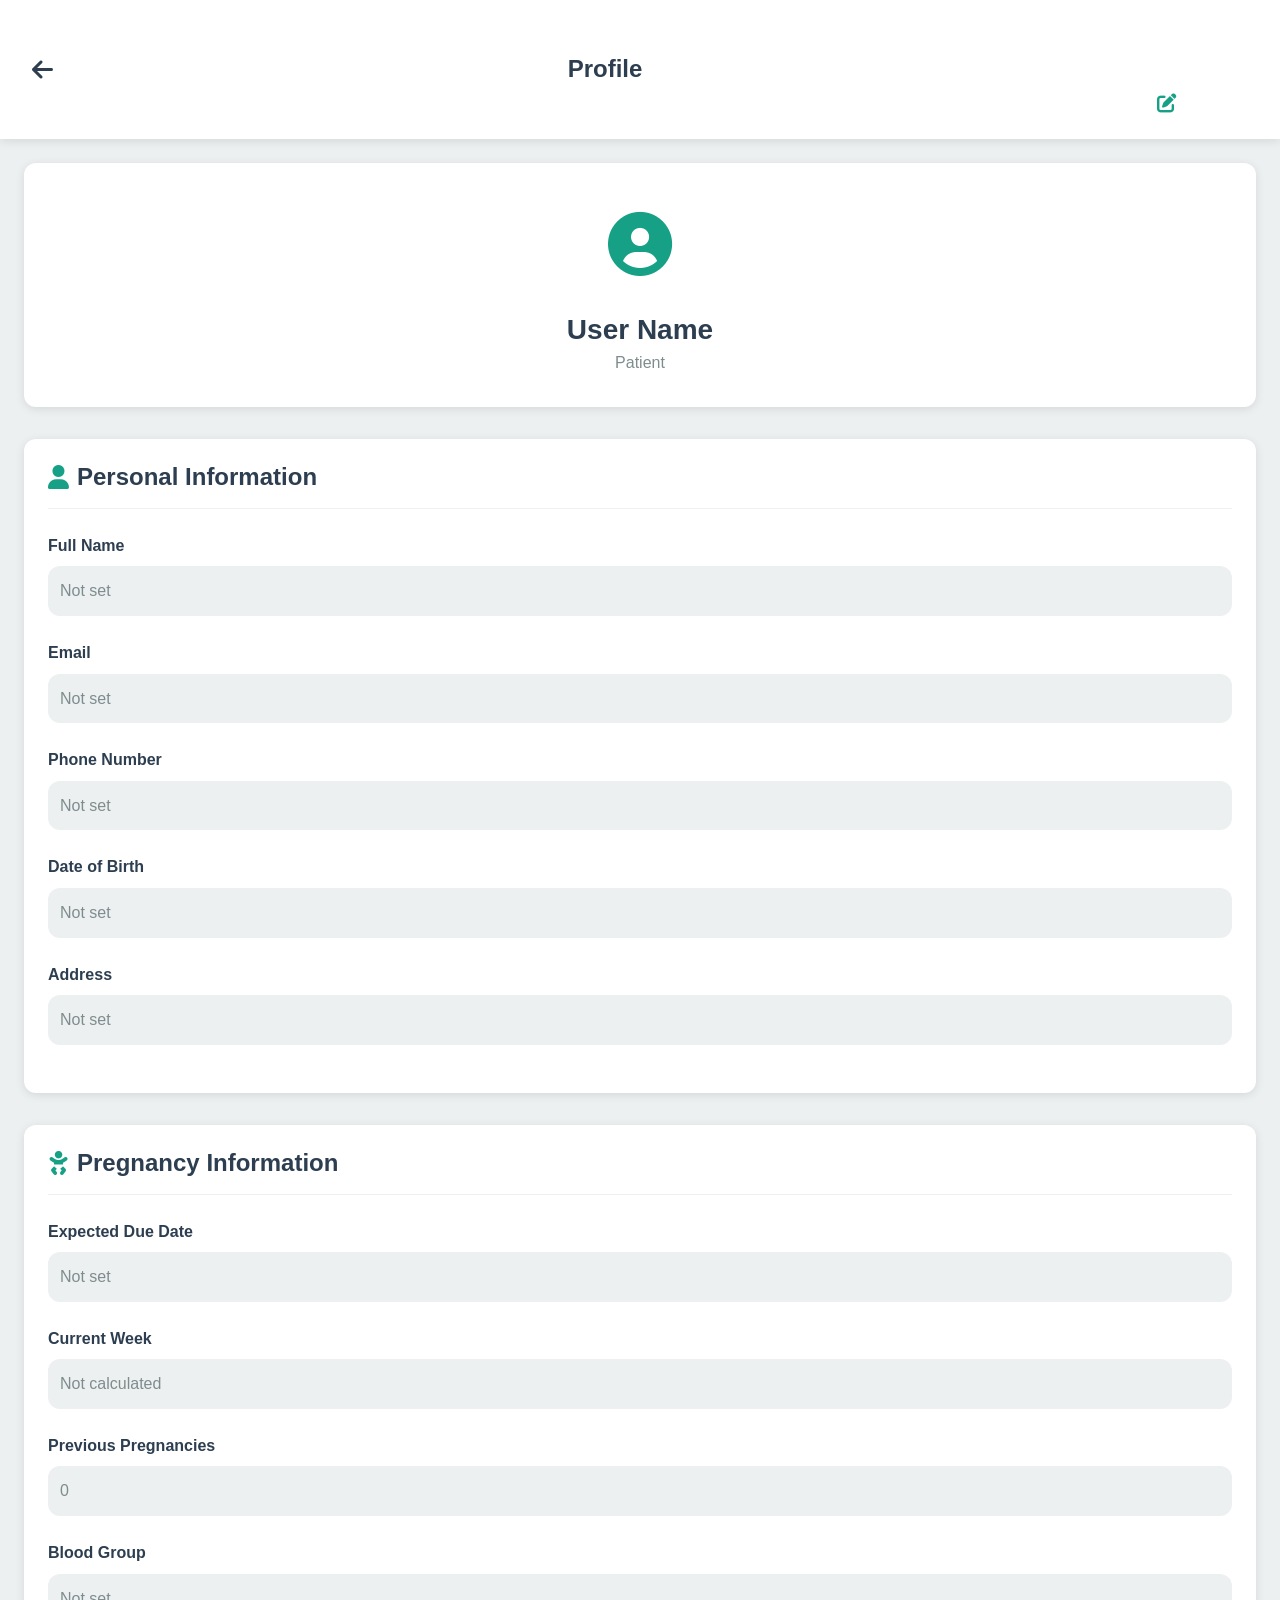
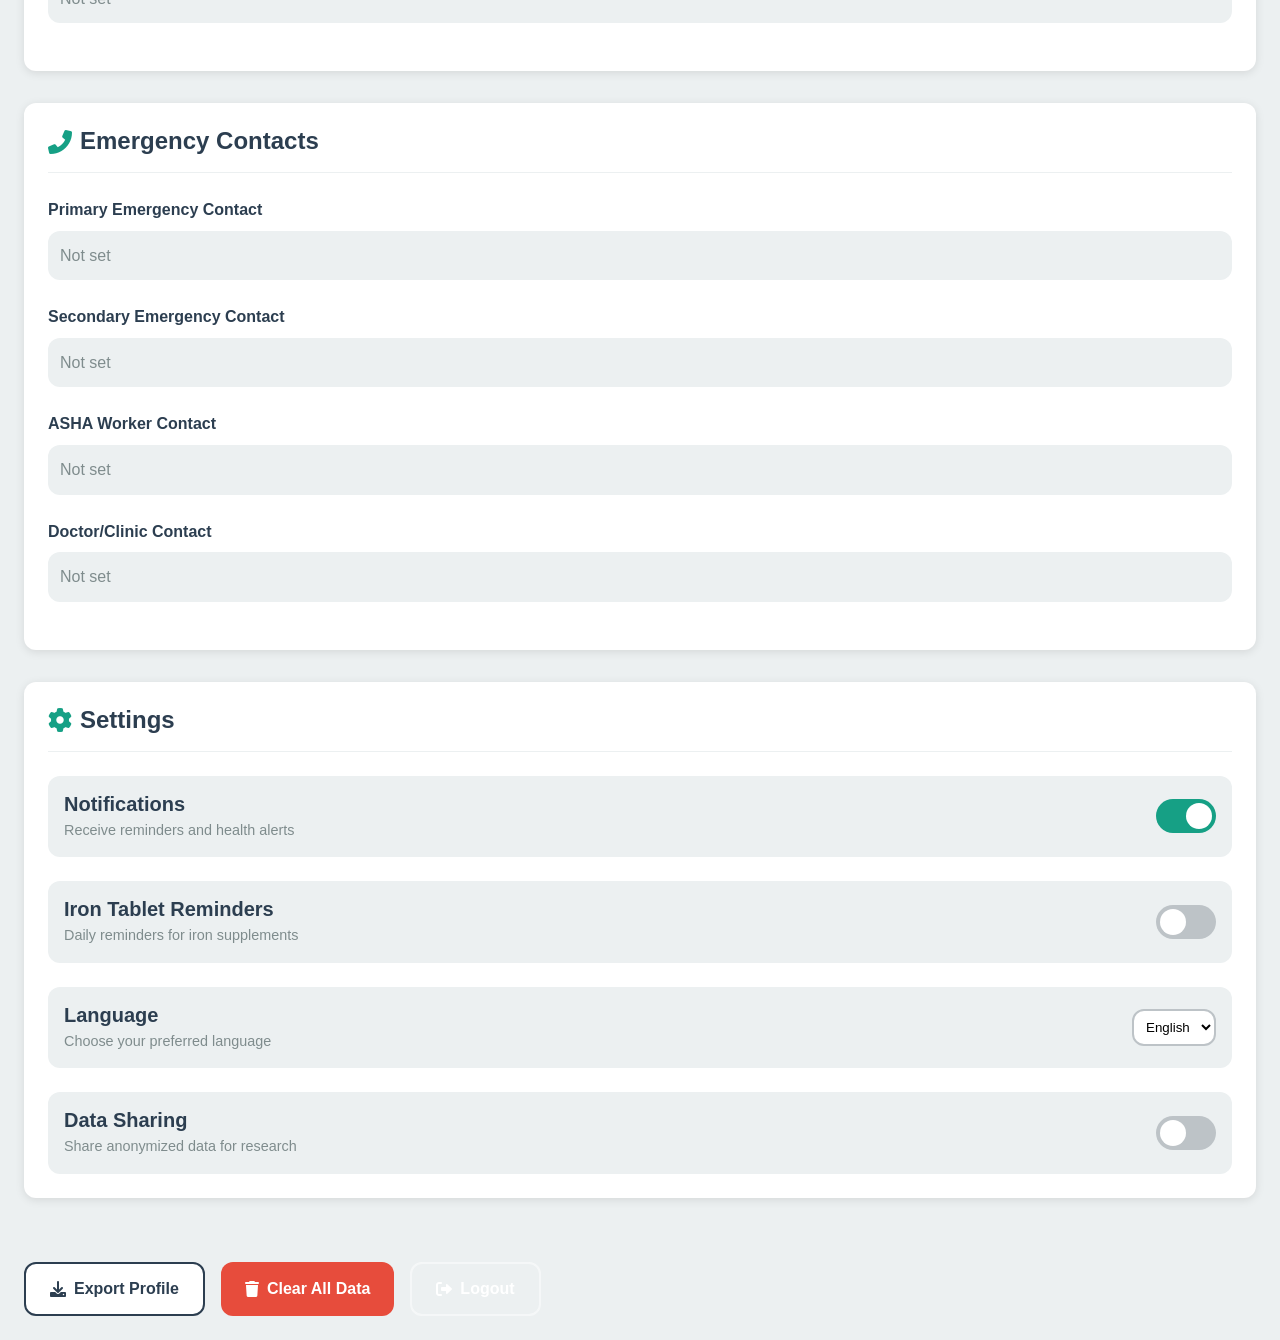
<file: static/profile.html>
<!DOCTYPE html>
<html lang="en">
<head>
    <meta charset="UTF-8">
    <meta name="viewport" content="width=device-width, initial-scale=1.0">
    <title>AI-nemia - Profile</title>
    <link rel="stylesheet" href="styles.css">
    <link href="https://cdnjs.cloudflare.com/ajax/libs/font-awesome/6.0.0/css/all.min.css" rel="stylesheet">
</head>
<body>
    <div class="page-container">
        <header class="page-header">
            <button class="back-btn" onclick="navigateTo('dashboard.html')">
                <i class="fas fa-arrow-left"></i>
            </button>
            <h1 data-en="Profile" data-hi="प्रोफ़ाइल">Profile</h1>
            <div class="header-controls">
                <div class="language-selector">
                    <select id="languageSelect" onchange="changeLanguage()">
                        <option value="en">English</option>
                        <option value="hi">हिंदी</option>
                        <option value="te">తెలుగు</option>
                    </select>
                </div>
                <button class="edit-btn" onclick="toggleEditMode()">
                    <i class="fas fa-edit" id="editIcon"></i>
                </button>
            </div>
        </header>
        
        <div class="profile-content">
            <div class="profile-header">
                <div class="profile-avatar">
                    <i class="fas fa-user-circle"></i>
                </div>
                <div class="profile-info">
                    <h2 id="profileName" data-en="User Name" data-hi="उपयोगकर्ता नाम">User Name</h2>
                    <p id="profileRole" data-en="Patient" data-hi="रोगी">Patient</p>
                </div>
            </div>
            
            <div class="profile-sections">
                <div class="section-card">
                    <div class="section-header">
                        <i class="fas fa-user"></i>
                        <h3 data-en="Personal Information" data-hi="व्यक्तिगत जानकारी">Personal Information</h3>
                    </div>
                    <div class="section-content">
                        <div class="info-group">
                            <label data-en="Full Name" data-hi="पूरा नाम">Full Name</label>
                            <div class="info-display">
                                <span id="displayName" data-en="Not set" data-hi="सेट नहीं किया गया">Not set</span>
                                <input type="text" id="editName" style="display: none;">
                            </div>
                        </div>
                        
                        <div class="info-group">
                            <label data-en="Email" data-hi="ईमेल">Email</label>
                            <div class="info-display">
                                <span id="displayEmail" data-en="Not set" data-hi="सेट नहीं किया गया">Not set</span>
                                <input type="email" id="editEmail" style="display: none;">
                            </div>
                        </div>
                        
                        <div class="info-group">
                            <label data-en="Phone Number" data-hi="फोन नंबर">Phone Number</label>
                            <div class="info-display">
                                <span id="displayPhone" data-en="Not set" data-hi="सेट नहीं किया गया">Not set</span>
                                <input type="tel" id="editPhone" style="display: none;">
                            </div>
                        </div>
                        
                        <div class="info-group">
                            <label data-en="Date of Birth" data-hi="जन्म तिथि">Date of Birth</label>
                            <div class="info-display">
                                <span id="displayDOB" data-en="Not set" data-hi="सेट नहीं किया गया">Not set</span>
                                <input type="date" id="editDOB" style="display: none;">
                            </div>
                        </div>
                        
                        <div class="info-group">
                            <label data-en="Address" data-hi="पता">Address</label>
                            <div class="info-display">
                                <span id="displayAddress" data-en="Not set" data-hi="सेट नहीं किया गया">Not set</span>
                                <textarea id="editAddress" style="display: none;" rows="3"></textarea>
                            </div>
                        </div>
                    </div>
                </div>
                
                <div class="section-card">
                    <div class="section-header">
                        <i class="fas fa-baby"></i>
                        <h3 data-en="Pregnancy Information" data-hi="गर्भावस्था की जानकारी">Pregnancy Information</h3>
                    </div>
                    <div class="section-content">
                        <div class="info-group">
                            <label data-en="Expected Due Date" data-hi="अपेक्षित प्रसव तिथि">Expected Due Date</label>
                            <div class="info-display">
                                <span id="displayDueDate" data-en="Not set" data-hi="सेट नहीं किया गया">Not set</span>
                                <input type="date" id="editDueDate" style="display: none;">
                            </div>
                        </div>
                        
                        <div class="info-group">
                            <label data-en="Current Week" data-hi="वर्तमान सप्ताह">Current Week</label>
                            <div class="info-display">
                                <span id="displayCurrentWeek" data-en="Not calculated" data-hi="गणना नहीं की गई">Not calculated</span>
                            </div>
                        </div>
                        
                        <div class="info-group">
                            <label data-en="Previous Pregnancies" data-hi="पिछली गर्भावस्था">Previous Pregnancies</label>
                            <div class="info-display">
                                <span id="displayPreviousPregnancies">0</span>
                                <input type="number" id="editPreviousPregnancies" min="0" style="display: none;">
                            </div>
                        </div>
                        
                        <div class="info-group">
                            <label data-en="Blood Group" data-hi="रक्त समूह">Blood Group</label>
                            <div class="info-display">
                                <span id="displayBloodGroup" data-en="Not set" data-hi="सेट नहीं किया गया">Not set</span>
                                <select id="editBloodGroup" style="display: none;">
                                    <option value="" data-en="Select Blood Group" data-hi="रक्त समूह चुनें">Select Blood Group</option>
                                    <option value="A+">A+</option>
                                    <option value="A-">A-</option>
                                    <option value="B+">B+</option>
                                    <option value="B-">B-</option>
                                    <option value="AB+">AB+</option>
                                    <option value="AB-">AB-</option>
                                    <option value="O+">O+</option>
                                    <option value="O-">O-</option>
                                </select>
                            </div>
                        </div>
                    </div>
                </div>
                
                <div class="section-card">
                    <div class="section-header">
                        <i class="fas fa-phone-alt"></i>
                        <h3 data-en="Emergency Contacts" data-hi="आपातकालीन संपर्क">Emergency Contacts</h3>
                    </div>
                    <div class="section-content">
                        <div class="info-group">
                            <label data-en="Primary Emergency Contact" data-hi="प्राथमिक आपातकालीन संपर्क">Primary Emergency Contact</label>
                            <div class="info-display">
                                <span id="displayEmergencyContact1" data-en="Not set" data-hi="सेट नहीं किया गया">Not set</span>
                                <input type="text" id="editEmergencyContact1" data-placeholder-en="Name: Phone" data-placeholder-hi="नाम: फोन" placeholder="Name: Phone" style="display: none;">
                            </div>
                        </div>
                        
                        <div class="info-group">
                            <label data-en="Secondary Emergency Contact" data-hi="द्वितीयक आपातकालीन संपर्क">Secondary Emergency Contact</label>
                            <div class="info-display">
                                <span id="displayEmergencyContact2" data-en="Not set" data-hi="सेट नहीं किया गया">Not set</span>
                                <input type="text" id="editEmergencyContact2" data-placeholder-en="Name: Phone" data-placeholder-hi="नाम: फोन" placeholder="Name: Phone" style="display: none;">
                            </div>
                        </div>
                        
                        <div class="info-group">
                            <label data-en="ASHA Worker Contact" data-hi="आशा कार्यकर्ता संपर्क">ASHA Worker Contact</label>
                            <div class="info-display">
                                <span id="displayASHAContact" data-en="Not set" data-hi="सेट नहीं किया गया">Not set</span>
                                <input type="tel" id="editASHAContact" data-placeholder-en="ASHA Worker Phone" data-placeholder-hi="आशा कार्यकर्ता फोन" placeholder="ASHA Worker Phone" style="display: none;">
                            </div>
                        </div>
                        
                        <div class="info-group">
                            <label data-en="Doctor/Clinic Contact" data-hi="डॉक्टर/क्लिनिक संपर्क">Doctor/Clinic Contact</label>
                            <div class="info-display">
                                <span id="displayDoctorContact" data-en="Not set" data-hi="सेट नहीं किया गया">Not set</span>
                                <input type="text" id="editDoctorContact" data-placeholder-en="Doctor/Clinic: Phone" data-placeholder-hi="डॉक्टर/क्लिनिक: फोन" placeholder="Doctor/Clinic: Phone" style="display: none;">
                            </div>
                        </div>
                    </div>
                </div>
                
                <div class="section-card">
                    <div class="section-header">
                        <i class="fas fa-cog"></i>
                        <h3 data-en="Settings" data-hi="सेटिंग्स">Settings</h3>
                    </div>
                    <div class="section-content">
                        <div class="setting-group">
                            <div class="setting-item">
                                <div class="setting-info">
                                    <h4 data-en="Notifications" data-hi="सूचनाएं">Notifications</h4>
                                    <p data-en="Receive reminders and health alerts" data-hi="रिमाइंडर और स्वास्थ्य अलर्ट प्राप्त करें">Receive reminders and health alerts</p>
                                </div>
                                <label class="switch">
                                    <input type="checkbox" id="notificationsEnabled" onchange="updateSetting('notifications', this.checked)">
                                    <span class="slider"></span>
                                </label>
                            </div>
                            
                            <div class="setting-item">
                                <div class="setting-info">
                                    <h4 data-en="Iron Tablet Reminders" data-hi="आयरन टैबलेट रिमाइंडर">Iron Tablet Reminders</h4>
                                    <p data-en="Daily reminders for iron supplements" data-hi="आयरन सप्लीमेंट के लिए दैनिक रिमाइंडर">Daily reminders for iron supplements</p>
                                </div>
                                <label class="switch">
                                    <input type="checkbox" id="ironRemindersEnabled" onchange="updateSetting('ironReminders', this.checked)">
                                    <span class="slider"></span>
                                </label>
                            </div>
                            
                            <div class="setting-item">
                                <div class="setting-info">
                                    <h4 data-en="Language" data-hi="भाषा">Language</h4>
                                    <p data-en="Choose your preferred language" data-hi="अपनी पसंदीदा भाषा चुनें">Choose your preferred language</p>
                                </div>
                                <select id="languageSelectSetting" onchange="updateSetting('language', this.value)">
                                    <option value="en">English</option>
                                    <option value="hi">हिंदी</option>
                                    <option value="te">తెలుగు</option>
                                </select>
                            </div>
                            
                            <div class="setting-item">
                                <div class="setting-info">
                                    <h4 data-en="Data Sharing" data-hi="डेटा साझाकरण">Data Sharing</h4>
                                    <p data-en="Share anonymized data for research" data-hi="अनुसंधान के लिए गुमनाम डेटा साझा करें">Share anonymized data for research</p>
                                </div>
                                <label class="switch">
                                    <input type="checkbox" id="dataSharingEnabled" onchange="updateSetting('dataSharing', this.checked)">
                                    <span class="slider"></span>
                                </label>
                            </div>
                        </div>
                    </div>
                </div>
                
                <div class="action-buttons">
                    <button class="save-btn" id="saveBtn" onclick="saveProfile()" style="display: none;">
                        <i class="fas fa-save"></i>
                        <span data-en="Save Changes" data-hi="परिवर्तन सेव करें">Save Changes</span>
                    </button>
                    
                    <button class="secondary-btn" onclick="exportProfile()">
                        <i class="fas fa-download"></i>
                        <span data-en="Export Profile" data-hi="प्रोफ़ाइल निर्यात करें">Export Profile</span>
                    </button>
                    
                    <button class="danger-btn" onclick="clearAllData()">
                        <i class="fas fa-trash"></i>
                        <span data-en="Clear All Data" data-hi="सभी डेटा साफ़ करें">Clear All Data</span>
                    </button>
                    
                    <button class="ghost-btn" onclick="logout()">
                        <i class="fas fa-sign-out-alt"></i>
                        <span data-en="Logout" data-hi="लॉगआउट">Logout</span>
                    </button>
                </div>
            </div>
        </div>
    </div>
    
    <script src="script.js"></script>
    <script>
        let isEditMode = false;
        
        document.addEventListener('DOMContentLoaded', function() {
            loadProfile();
            loadSettings();
            updatePlaceholders();
        });
        
        function loadProfile() {
            const user = getCurrentUser();
            const profile = JSON.parse(localStorage.getItem('user_profile') || '{}');
            const currentLang = localStorage.getItem('app_language') || 'en';
            
            // Load basic info
            document.getElementById('profileName').textContent = user?.name || profile.name || (currentLang === 'hi' ? 'उपयोगकर्ता नाम' : 'User Name');
            document.getElementById('profileRole').textContent = user?.role === 'health-worker' ? 
                (currentLang === 'hi' ? 'स्वास्थ्य कार्यकर्ता' : 'Health Worker') : 
                (currentLang === 'hi' ? 'रोगी' : 'Patient');
            
            // Load personal information
            const notSetText = currentLang === 'hi' ? 'सेट नहीं किया गया' : 'Not set';
            document.getElementById('displayName').textContent = profile.name || notSetText;
            document.getElementById('displayEmail').textContent = profile.email || notSetText;
            document.getElementById('displayPhone').textContent = profile.phone || notSetText;
            document.getElementById('displayDOB').textContent = profile.dob || notSetText;
            document.getElementById('displayAddress').textContent = profile.address || notSetText;
            
            // Load pregnancy information
            const dueDate = localStorage.getItem('pregnancy_due_date');
            document.getElementById('displayDueDate').textContent = dueDate ? new Date(dueDate).toLocaleDateString() : notSetText;
            
            if (dueDate) {
                const currentWeek = calculateCurrentWeek(new Date(dueDate));
                const weekText = currentLang === 'hi' ? `सप्ताह ${currentWeek}` : `Week ${currentWeek}`;
                document.getElementById('displayCurrentWeek').textContent = weekText;
            } else {
                const notCalculatedText = currentLang === 'hi' ? 'गणना नहीं की गई' : 'Not calculated';
                document.getElementById('displayCurrentWeek').textContent = notCalculatedText;
            }
            
            document.getElementById('displayPreviousPregnancies').textContent = profile.previousPregnancies || '0';
            document.getElementById('displayBloodGroup').textContent = profile.bloodGroup || notSetText;
            
            // Load emergency contacts
            document.getElementById('displayEmergencyContact1').textContent = profile.emergencyContact1 || notSetText;
            document.getElementById('displayEmergencyContact2').textContent = profile.emergencyContact2 || notSetText;
            document.getElementById('displayASHAContact').textContent = localStorage.getItem('asha_contact') || notSetText;
            document.getElementById('displayDoctorContact').textContent = profile.doctorContact || notSetText;
            
            // Populate edit fields
            populateEditFields(profile);
        }
        
        function populateEditFields(profile) {
            document.getElementById('editName').value = profile.name || '';
            document.getElementById('editEmail').value = profile.email || '';
            document.getElementById('editPhone').value = profile.phone || '';
            document.getElementById('editDOB').value = profile.dob || '';
            document.getElementById('editAddress').value = profile.address || '';
            
            const dueDate = localStorage.getItem('pregnancy_due_date');
            if (dueDate) {
                document.getElementById('editDueDate').value = new Date(dueDate).toISOString().split('T')[0];
            }
            
            document.getElementById('editPreviousPregnancies').value = profile.previousPregnancies || '0';
            document.getElementById('editBloodGroup').value = profile.bloodGroup || '';
            document.getElementById('editEmergencyContact1').value = profile.emergencyContact1 || '';
            document.getElementById('editEmergencyContact2').value = profile.emergencyContact2 || '';
            document.getElementById('editASHAContact').value = localStorage.getItem('asha_contact') || '';
            document.getElementById('editDoctorContact').value = profile.doctorContact || '';
        }
        
        function updatePlaceholders() {
            const currentLang = localStorage.getItem('app_language') || 'en';
            
            // Update placeholders based on language
            const placeholderElements = document.querySelectorAll('[data-placeholder-en]');
            placeholderElements.forEach(element => {
                const placeholder = element.getAttribute(`data-placeholder-${currentLang}`);
                if (placeholder) {
                    element.placeholder = placeholder;
                }
            });
        }
        
        function loadSettings() {
            document.getElementById('notificationsEnabled').checked = localStorage.getItem('notifications_enabled') !== 'false';
            document.getElementById('ironRemindersEnabled').checked = localStorage.getItem('iron_reminder_enabled') === 'true';
            document.getElementById('languageSelectSetting').value = localStorage.getItem('app_language') || 'en';
            document.getElementById('dataSharingEnabled').checked = localStorage.getItem('data_sharing_enabled') === 'true';
        }
        
        function toggleEditMode() {
            isEditMode = !isEditMode;
            const editIcon = document.getElementById('editIcon');
            const saveBtn = document.getElementById('saveBtn');
            
            if (isEditMode) {
                editIcon.className = 'fas fa-times';
                saveBtn.style.display = 'block';
                showEditFields();
            } else {
                editIcon.className = 'fas fa-edit';
                saveBtn.style.display = 'none';
                hideEditFields();
                loadProfile(); // Reload to discard changes
            }
        }
        
        function showEditFields() {
            document.querySelectorAll('.info-display span').forEach(span => {
                span.style.display = 'none';
            });
            document.querySelectorAll('.info-display input, .info-display textarea, .info-display select').forEach(input => {
                input.style.display = 'block';
            });
        }
        
        function hideEditFields() {
            document.querySelectorAll('.info-display span').forEach(span => {
                span.style.display = 'block';
            });
            document.querySelectorAll('.info-display input, .info-display textarea, .info-display select').forEach(input => {
                input.style.display = 'none';
            });
        }
        
        function saveProfile() {
            const profile = {
                name: document.getElementById('editName').value,
                email: document.getElementById('editEmail').value,
                phone: document.getElementById('editPhone').value,
                dob: document.getElementById('editDOB').value,
                address: document.getElementById('editAddress').value,
                previousPregnancies: document.getElementById('editPreviousPregnancies').value,
                bloodGroup: document.getElementById('editBloodGroup').value,
                emergencyContact1: document.getElementById('editEmergencyContact1').value,
                emergencyContact2: document.getElementById('editEmergencyContact2').value,
                doctorContact: document.getElementById('editDoctorContact').value,
                lastUpdated: new Date().toISOString()
            };
            
            // Save profile
            localStorage.setItem('user_profile', JSON.stringify(profile));
            
            // Save due date separately
            const dueDate = document.getElementById('editDueDate').value;
            if (dueDate) {
                localStorage.setItem('pregnancy_due_date', new Date(dueDate).toISOString());
            }
            
            // Save ASHA contact separately
            const ashaContact = document.getElementById('editASHAContact').value;
            if (ashaContact) {
                localStorage.setItem('asha_contact', ashaContact);
            }
            
            // Update current user if logged in
            const currentUser = getCurrentUser();
            if (currentUser) {
                currentUser.name = profile.name;
                currentUser.email = profile.email;
                localStorage.setItem('current_user', JSON.stringify(currentUser));
            }
            
            toggleEditMode();
            loadProfile();
            
            const currentLang = localStorage.getItem('app_language') || 'en';
            const savedText = currentLang === 'hi' ? 'प्रोफ़ाइल सफलतापूर्वक सेव हो गई!' : 'Profile saved successfully!';
            showNotification(savedText);
        }
        
        function updateSetting(setting, value) {
            const currentLang = localStorage.getItem('app_language') || 'en';
            
            switch (setting) {
                case 'notifications':
                    localStorage.setItem('notifications_enabled', value);
                    break;
                case 'ironReminders':
                    localStorage.setItem('iron_reminder_enabled', value);
                    break;
                case 'language':
                    localStorage.setItem('app_language', value);
                    changeLanguage(value);
                    // Update the main language selector too
                    document.getElementById('languageSelect').value = value;
                    // Reload profile to update language
                    setTimeout(() => {
                        loadProfile();
                        updatePlaceholders();
                    }, 100);
                    break;
                case 'dataSharing':
                    localStorage.setItem('data_sharing_enabled', value);
                    break;
            }
            
            const updatedText = currentLang === 'hi' ? 'सेटिंग सफलतापूर्वक अपडेट हो गई!' : 'Setting updated successfully!';
            showNotification(updatedText);
        }
        
        function calculateCurrentWeek(dueDate) {
            const now = new Date();
            const timeDiff = dueDate.getTime() - now.getTime();
            const daysDiff = Math.ceil(timeDiff / (1000 * 3600 * 24));
            const totalDays = 280; // 40 weeks
            const daysPassed = totalDays - daysDiff;
            return Math.max(1, Math.min(42, Math.ceil(daysPassed / 7)));
        }
        
        function exportProfile() {
            const profile = JSON.parse(localStorage.getItem('user_profile') || '{}');
            const reports = getAllReports();
            const currentLang = localStorage.getItem('app_language') || 'en';
            
            const exportData = {
                profile,
                dueDate: localStorage.getItem('pregnancy_due_date'),
                reports: reports.length,
                exportDate: new Date().toISOString(),
                appVersion: '1.0.0'
            };
            
            const dataStr = JSON.stringify(exportData, null, 2);
            const dataBlob = new Blob([dataStr], {type: 'application/json'});
            
            const link = document.createElement('a');
            link.href = URL.createObjectURL(dataBlob);
            link.download = `ainemia_profile_${new Date().toISOString().split('T')[0]}.json`;
            document.body.appendChild(link);
            link.click();
            document.body.removeChild(link);
            
            const exportedText = currentLang === 'hi' ? 'प्रोफ़ाइल सफलतापूर्वक निर्यात हो गई!' : 'Profile exported successfully!';
            showNotification(exportedText);
        }
        
        function clearAllData() {
            const currentLang = localStorage.getItem('app_language') || 'en';
            const confirmText1 = currentLang === 'hi' ? 
                'क्या आप वाकई सभी डेटा साफ़ करना चाहते हैं? यह क्रिया पूर्ववत नहीं की जा सकती।' :
                'Are you sure you want to clear all data? This action cannot be undone.';
            
            if (confirm(confirmText1)) {
                const confirmText2 = currentLang === 'hi' ? 
                    'यह आपकी सभी रिपोर्ट, सेटिंग्स और प्रोफ़ाइल जानकारी हटा देगा। जारी रखें?' :
                    'This will delete all your reports, settings, and profile information. Continue?';
                
                if (confirm(confirmText2)) {
                    // Clear all localStorage except for essential app data
                    const keysToKeep = ['app_language'];
                    const allKeys = Object.keys(localStorage);
                    
                    allKeys.forEach(key => {
                        if (!keysToKeep.includes(key)) {
                            localStorage.removeItem(key);
                        }
                    });
                    
                    const clearedText = currentLang === 'hi' ? 'सभी डेटा सफलतापूर्वक साफ़ हो गया!' : 'All data cleared successfully!';
                    showNotification(clearedText);
                    
                    // Redirect to splash screen after a delay
                    setTimeout(() => {
                        navigateTo('index.html');
                    }, 2000);
                }
            }
        }
        
        function logout() {
            const currentLang = localStorage.getItem('app_language') || 'en';
            const confirmText = currentLang === 'hi' ? 'क्या आप वाकई लॉगआउट करना चाहते हैं?' : 'Are you sure you want to logout?';
            
            if (confirm(confirmText)) {
                localStorage.removeItem('current_user');
                localStorage.removeItem('user_session');
                
                const loggedOutText = currentLang === 'hi' ? 'सफलतापूर्वक लॉगआउट हो गए!' : 'Logged out successfully!';
                showNotification(loggedOutText);
                
                setTimeout(() => {
                    navigateTo('index.html');
                }, 1000);
            }
        }
    </script>
</body>
</html>
</file>
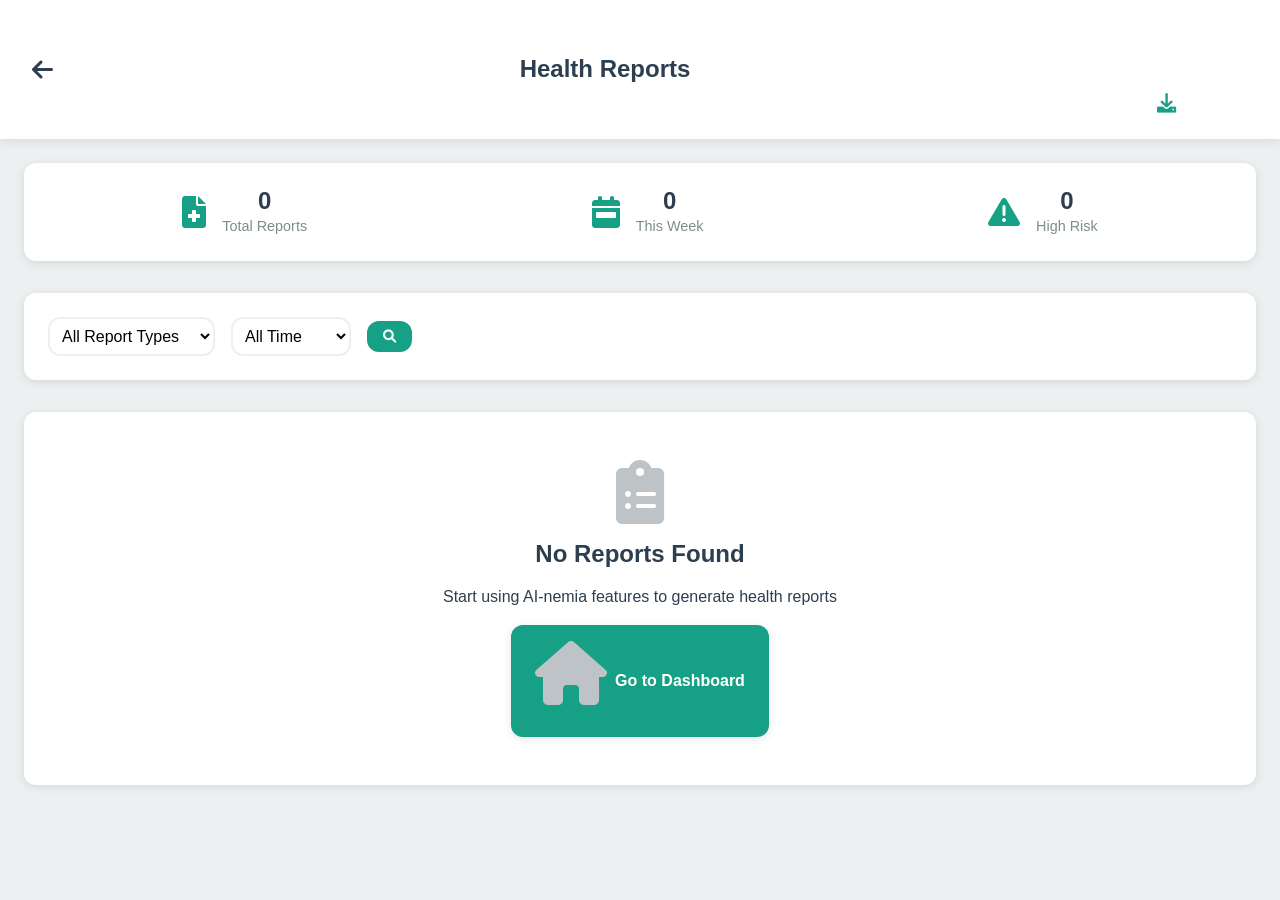
<file: static/reports.html>
<!DOCTYPE html>
<html lang="en">
<head>
    <meta charset="UTF-8">
    <meta name="viewport" content="width=device-width, initial-scale=1.0">
    <title>AI-nemia - Health Reports</title>
    <link rel="stylesheet" href="styles.css">
    <link href="https://cdnjs.cloudflare.com/ajax/libs/font-awesome/6.0.0/css/all.min.css" rel="stylesheet">
</head>
<body>
    <div class="page-container">
        <header class="page-header">
            <button class="back-btn" onclick="navigateTo('dashboard.html')">
                <i class="fas fa-arrow-left"></i>
            </button>
            <h1 data-en="Health Reports" data-hi="स्वास्थ्य रिपोर्ट">Health Reports</h1>
            <div class="header-controls">
                <div class="language-selector">
                    <select id="languageSelect" onchange="changeLanguage()">
                        <option value="en">English</option>
                        <option value="hi">हिंदी</option>
                        <option value="te">తెలుగు</option>
                    </select>
                </div>
                <button class="export-all-btn" onclick="exportAllReports()">
                    <i class="fas fa-download"></i>
                </button>
            </div>
        </header>
        
        <div class="reports-content">
            <div class="reports-summary">
                <div class="summary-card">
                    <div class="summary-item">
                        <i class="fas fa-file-medical"></i>
                        <div>
                            <h3 id="totalReports">0</h3>
                            <p data-en="Total Reports" data-hi="कुल रिपोर्ट">Total Reports</p>
                        </div>
                    </div>
                    <div class="summary-item">
                        <i class="fas fa-calendar-week"></i>
                        <div>
                            <h3 id="weeklyReports">0</h3>
                            <p data-en="This Week" data-hi="इस सप्ताह">This Week</p>
                        </div>
                    </div>
                    <div class="summary-item">
                        <i class="fas fa-exclamation-triangle"></i>
                        <div>
                            <h3 id="highRiskReports">0</h3>
                            <p data-en="High Risk" data-hi="उच्च जोखिम">High Risk</p>
                        </div>
                    </div>
                </div>
            </div>
            
            <div class="filter-section">
                <div class="filter-controls">
                    <select id="reportTypeFilter" onchange="filterReports()">
                        <option value="" data-en="All Report Types" data-hi="सभी रिपोर्ट प्रकार">All Report Types</option>
                        <option value="AI-nemia Detection" data-en="Anemia Detection" data-hi="एनीमिया का पता लगाना">Anemia Detection</option>
                        <option value="Vital Signs" data-en="Vital Signs" data-hi="वाइटल साइन्स">Vital Signs</option>
                        <option value="Symptom Check" data-en="Symptom Check" data-hi="लक्षण जांच">Symptom Check</option>
                    </select>
                    
                    <select id="dateRangeFilter" onchange="filterReports()">
                        <option value="" data-en="All Time" data-hi="सभी समय">All Time</option>
                        <option value="today" data-en="Today" data-hi="आज">Today</option>
                        <option value="week" data-en="This Week" data-hi="इस सप्ताह">This Week</option>
                        <option value="month" data-en="This Month" data-hi="इस महीने">This Month</option>
                    </select>
                    
                    <button class="search-btn" onclick="toggleSearch()">
                        <i class="fas fa-search"></i>
                    </button>
                </div>
                
                <input type="text" id="searchInput" data-placeholder-en="Search reports..." data-placeholder-hi="रिपोर्ट खोजें..." placeholder="Search reports..." style="display: none;" oninput="filterReports()">
            </div>
            
            <div class="reports-list" id="reportsList">
                <!-- Reports will be populated by JavaScript -->
            </div>
            
            <div class="no-reports" id="noReports" style="display: none;">
                <i class="fas fa-clipboard-list"></i>
                <h3 data-en="No Reports Found" data-hi="कोई रिपोर्ट नहीं मिली">No Reports Found</h3>
                <p data-en="Start using AI-nemia features to generate health reports" data-hi="स्वास्थ्य रिपोर्ट जेनरेट करने के लिए AI-नेमिया सुविधाओं का उपयोग शुरू करें">Start using AI-nemia features to generate health reports</p>
                <button class="primary-btn" onclick="navigateTo('dashboard.html')">
                    <i class="fas fa-home"></i>
                    <span data-en="Go to Dashboard" data-hi="डैशबोर्ड पर जाएं">Go to Dashboard</span>
                </button>
            </div>
        </div>
        
        <!-- Report Detail Modal -->
        <div class="modal" id="reportModal" style="display: none;">
            <div class="modal-content">
                <div class="modal-header">
                    <h3 id="modalTitle" data-en="Report Details" data-hi="रिपोर्ट विवरण">Report Details</h3>
                    <button class="close-btn" onclick="closeReportModal()">
                        <i class="fas fa-times"></i>
                    </button>
                </div>
                <div class="modal-body" id="modalBody">
                    <!-- Report details will be populated here -->
                </div>
                <div class="modal-footer">
                    <button class="secondary-btn" onclick="printReport()">
                        <i class="fas fa-print"></i>
                        <span data-en="Print" data-hi="प्रिंट">Print</span>
                    </button>
                    <button class="primary-btn" onclick="shareReport()">
                        <i class="fas fa-share"></i>
                        <span data-en="Share" data-hi="साझा करें">Share</span>
                    </button>
                </div>
            </div>
        </div>
    </div>
    
    <script src="script.js"></script>
    <script>
        let allReports = [];
        let filteredReports = [];
        let currentReport = null;
        
        document.addEventListener('DOMContentLoaded', function() {
            loadAllReports();
            updateSummary();
            displayReports();
            updateFilterOptions();
        });
        
        function loadAllReports() {
            allReports = getAllReports();
            filteredReports = [...allReports];
        }
        
        function updateSummary() {
            const total = allReports.length;
            
            // Calculate reports from this week
            const weekStart = new Date();
            weekStart.setDate(weekStart.getDate() - weekStart.getDay());
            weekStart.setHours(0, 0, 0, 0);
            
            const weeklyCount = allReports.filter(report => 
                new Date(report.date) >= weekStart
            ).length;
            
            // Calculate high risk reports
            const highRiskCount = allReports.filter(report => 
                (report.assessment && (report.assessment.riskLevel.includes('High') || report.assessment.riskLevel.includes('उच्च'))) ||
                (report.riskLevel && (report.riskLevel.includes('High') || report.riskLevel.includes('उच्च')))
            ).length;
            
            document.getElementById('totalReports').textContent = total;
            document.getElementById('weeklyReports').textContent = weeklyCount;
            document.getElementById('highRiskReports').textContent = highRiskCount;
        }
        
        function updateFilterOptions() {
            const currentLang = localStorage.getItem('app_language') || 'en';
            
            // Update filter options
            const reportTypeFilter = document.getElementById('reportTypeFilter');
            const dateRangeFilter = document.getElementById('dateRangeFilter');
            const searchInput = document.getElementById('searchInput');
            
            // Update placeholders and options based on language
            if (currentLang === 'hi') {
                searchInput.placeholder = 'रिपोर्ट खोजें...';
            } else {
                searchInput.placeholder = 'Search reports...';
            }
        }
        
        function displayReports() {
            const reportsList = document.getElementById('reportsList');
            const noReports = document.getElementById('noReports');
            const currentLang = localStorage.getItem('app_language') || 'en';
            
            if (filteredReports.length === 0) {
                reportsList.style.display = 'none';
                noReports.style.display = 'block';
                return;
            }
            
            reportsList.style.display = 'block';
            noReports.style.display = 'none';
            
            // Sort reports by date (newest first)
            filteredReports.sort((a, b) => new Date(b.date) - new Date(a.date));
            
            reportsList.innerHTML = filteredReports.map(report => {
                const date = new Date(report.date);
                const formattedDate = date.toLocaleDateString();
                const formattedTime = date.toLocaleTimeString([], {hour: '2-digit', minute:'2-digit'});
                
                let statusClass = 'normal';
                let statusText = currentLang === 'hi' ? 'सामान्य' : 'Normal';
                let riskLevel = '';
                
                if (report.type === 'AI-nemia Detection') {
                    riskLevel = report.riskLevel || (currentLang === 'hi' ? 'अज्ञात' : 'Unknown');
                    if (riskLevel.includes('High') || riskLevel.includes('उच्च')) statusClass = 'high-risk';
                    else if (riskLevel.includes('Moderate') || riskLevel.includes('मध्यम')) statusClass = 'moderate-risk';
                } else if (report.type === 'Symptom Check') {
                    riskLevel = report.assessment?.riskLevel || (currentLang === 'hi' ? 'अज्ञात' : 'Unknown');
                    if (riskLevel.includes('High') || riskLevel.includes('उच्च')) statusClass = 'high-risk';
                    else if (riskLevel.includes('Moderate') || riskLevel.includes('मध्यम')) statusClass = 'moderate-risk';
                } else if (report.type === 'Vital Signs') {
                    statusText = currentLang === 'hi' ? 'रिकॉर्ड किया गया' : 'Recorded';
                }
                
                const bodyPartText = currentLang === 'hi' ? 'शरीर का हिस्सा' : 'Body Part';
                
                return `<div class="report-item" onclick="viewReport('${report.id}')">
                    <div class="report-icon">
                        ${getReportIcon(report.type)}
                    </div>
                    <div class="report-details">
                        <h4>${getReportTypeText(report.type, currentLang)}</h4>
                        <p class="report-date">${formattedDate} at ${formattedTime}</p>
                        ${riskLevel ? `<p class="report-risk ${statusClass}">${riskLevel}</p>` : ''}
                        ${report.bodyPart ? `<p class="report-bodypart">${bodyPartText}: ${report.bodyPart}</p>` : ''}
                    </div>
                    <div class="report-actions">
                        <button class="action-btn" onclick="event.stopPropagation(); shareIndividualReport('${report.id}')">
                            <i class="fas fa-share"></i>
                        </button>
                        <button class="action-btn" onclick="event.stopPropagation(); deleteReport('${report.id}')">
                            <i class="fas fa-trash"></i>
                        </button>
                    </div>
                </div>`;
            }).join('');
        }
        
        function getReportIcon(type) {
            const icons = {
                'AI-nemia Detection': '<i class="fas fa-camera"></i>',
                'Vital Signs': '<i class="fas fa-heartbeat"></i>',
                'Symptom Check': '<i class="fas fa-stethoscope"></i>'
            };
            return icons[type] || '<i class="fas fa-file-medical"></i>';
        }
        
        function getReportTypeText(type, lang) {
            const translations = {
                'AI-nemia Detection': { en: 'AI-nemia Detection', hi: 'AI-नेमिया का पता लगाना' },
                'Vital Signs': { en: 'Vital Signs', hi: 'वाइटल साइन्स' },
                'Symptom Check': { en: 'Symptom Check', hi: 'लक्षण जांच' }
            };
            return translations[type] ? translations[type][lang] : type;
        }
        
        function filterReports() {
            const typeFilter = document.getElementById('reportTypeFilter').value;
            const dateFilter = document.getElementById('dateRangeFilter').value;
            const searchTerm = document.getElementById('searchInput').value.toLowerCase();
            
            filteredReports = allReports.filter(report => {
                // Type filter
                if (typeFilter && report.type !== typeFilter) return false;
                
                // Date filter
                if (dateFilter) {
                    const reportDate = new Date(report.date);
                    const now = new Date();
                    
                    switch (dateFilter) {
                        case 'today':
                            if (reportDate.toDateString() !== now.toDateString()) return false;
                            break;
                        case 'week':
                            const weekAgo = new Date();
                            weekAgo.setDate(weekAgo.getDate() - 7);
                            if (reportDate < weekAgo) return false;
                            break;
                        case 'month':
                            const monthAgo = new Date();
                            monthAgo.setMonth(monthAgo.getMonth() - 1);
                            if (reportDate < monthAgo) return false;
                            break;
                    }
                }
                
                // Search filter
                if (searchTerm) {
                    const searchableText = `${report.type} ${report.riskLevel || ''} ${report.bodyPart || ''}`.toLowerCase();
                    if (!searchableText.includes(searchTerm)) return false;
                }
                
                return true;
            });
            
            displayReports();
        }
        
        function toggleSearch() {
            const searchInput = document.getElementById('searchInput');
            if (searchInput.style.display === 'none') {
                searchInput.style.display = 'block';
                searchInput.focus();
            } else {
                searchInput.style.display = 'none';
                searchInput.value = '';
                filterReports();
            }
        }
        
        function viewReport(reportId) {
            currentReport = allReports.find(report => report.id == reportId);
            if (!currentReport) return;
            
            const modal = document.getElementById('reportModal');
            const modalTitle = document.getElementById('modalTitle');
            const modalBody = document.getElementById('modalBody');
            const currentLang = localStorage.getItem('app_language') || 'en';
            
            const reportTypeText = getReportTypeText(currentReport.type, currentLang);
            modalTitle.textContent = `${reportTypeText} - ${new Date(currentReport.date).toLocaleDateString()}`;
            
            let bodyContent = '';
            
            if (currentReport.type === 'AI-nemia Detection') {
                const detectionResultsText = currentLang === 'hi' ? 'पहचान परिणाम' : 'Detection Results';
                const bodyPartText = currentLang === 'hi' ? 'शरीर का हिस्सा' : 'Body Part';
                const riskLevelText = currentLang === 'hi' ? 'जोखिम स्तर' : 'Risk Level';
                const confidenceText = currentLang === 'hi' ? 'विश्वसनीयता' : 'Confidence';
                const adviceText = currentLang === 'hi' ? 'सलाह' : 'Advice';
                
                bodyContent = `
                    <div class="report-detail">
                        <h4>${detectionResultsText}</h4>
                        <p><strong>${bodyPartText}:</strong> ${currentReport.bodyPart}</p>
                        <p><strong>${riskLevelText}:</strong> <span class="risk-level">${currentReport.riskLevel}</span></p>
                        <p><strong>${confidenceText}:</strong> ${currentReport.confidence}</p>
                        <p><strong>${adviceText}:</strong> ${currentReport.advice}</p>
                        ${currentReport.image ? `<div class="report-image"><img src="${currentReport.image}" alt="Analyzed image"></div>` : ''}
                    </div>
                `;
            } else if (currentReport.type === 'Symptom Check') {
                const symptomAssessmentText = currentLang === 'hi' ? 'लक्षण मूल्यांकन' : 'Symptom Assessment';
                const riskLevelText = currentLang === 'hi' ? 'जोखिम स्तर' : 'Risk Level';
                const scoreText = currentLang === 'hi' ? 'स्कोर' : 'Score';
                const positiveSymptomsText = currentLang === 'hi' ? 'सकारात्मक लक्षण' : 'Positive Symptoms';
                const recommendationsText = currentLang === 'hi' ? 'सिफारिशें' : 'Recommendations';
                
                const positiveSymptoms = Object.entries(currentReport.symptoms)
                    .filter(([key, value]) => value === 'yes')
                    .map(([key]) => key.replace('_', ' '))
                    .join(', ');
                
                bodyContent = `
                    <div class="report-detail">
                        <h4>${symptomAssessmentText}</h4>
                        <p><strong>${riskLevelText}:</strong> <span class="risk-level">${currentReport.assessment.riskLevel}</span></p>
                        <p><strong>${scoreText}:</strong> ${currentReport.assessment.totalScore}/30</p>
                        <p><strong>${positiveSymptomsText}:</strong> ${currentReport.assessment.positiveSymptoms}</p>
                        <h5>${recommendationsText}:</h5>
                        <ul>
                            ${currentReport.assessment.recommendations.map(rec => `<li>${rec}</li>`).join('')}
                        </ul>
                    </div>
                `;
            } else if (currentReport.type === 'Vital Signs') {
                const vitalSignsSummaryText = currentLang === 'hi' ? 'वाइटल साइन्स सारांश' : 'Vital Signs Summary';
                const avgSpO2Text = currentLang === 'hi' ? 'औसत SpO2' : 'Average SpO2';
                const avgHeartRateText = currentLang === 'hi' ? 'औसत हृदय गति' : 'Average Heart Rate';
                const avgTemperatureText = currentLang === 'hi' ? 'औसत तापमान' : 'Average Temperature';
                const totalMeasurementsText = currentLang === 'hi' ? 'कुल माप' : 'Total Measurements';
                
                bodyContent = `
                    <div class="report-detail">
                        <h4>${vitalSignsSummaryText}</h4>
                        <p><strong>${avgSpO2Text}:</strong> ${currentReport.summary.avgSpO2}%</p>
                        <p><strong>${avgHeartRateText}:</strong> ${currentReport.summary.avgHeartRate} BPM</p>
                        <p><strong>${avgTemperatureText}:</strong> ${currentReport.summary.avgTemperature}°F</p>
                        <p><strong>${totalMeasurementsText}:</strong> ${currentReport.measurements.length}</p>
                    </div>
                `;
            }
            
            modalBody.innerHTML = bodyContent;
            modal.style.display = 'flex';
        }
        
        function closeReportModal() {
            document.getElementById('reportModal').style.display = 'none';
            currentReport = null;
        }
        
        function printReport() {
            if (!currentReport) return;
            
            const printWindow = window.open('', '_blank');
            const date = new Date(currentReport.date).toLocaleDateString();
            const currentLang = localStorage.getItem('app_language') || 'en';
            
            const titleText = currentLang === 'hi' ? 'AI-नेमिया स्वास्थ्य रिपोर्ट' : 'AI-nemia Health Report';
            const dateText = currentLang === 'hi' ? 'दिनांक' : 'Date';
            const typeText = currentLang === 'hi' ? 'प्रकार' : 'Type';
            const generatedByText = currentLang === 'hi' ? 'AI-नेमिया ऐप द्वारा जेनरेट किया गया' : 'Generated by AI-nemia App';
            
            let printContent = `
                <html>
                <head>
                    <title>${titleText} - ${date}</title>
                    <style>
                        body { font-family: Arial, sans-serif; margin: 20px; }
                        .header { text-align: center; margin-bottom: 30px; }
                        .risk-level { font-weight: bold; color: #E74C3C; }
                        .report-detail { margin: 20px 0; }
                        img { max-width: 200px; height: auto; }
                    </style>
                </head>
                <body>
                    <div class="header">
                        <h1>${titleText}</h1>
                        <p>${dateText}: ${date}</p>
                        <p>${typeText}: ${getReportTypeText(currentReport.type, currentLang)}</p>
                    </div>
                    ${document.getElementById('modalBody').innerHTML}
                    <div style="margin-top: 30px; text-align: center; font-size: 12px; color: #666;">
                        ${generatedByText}
                    </div>
                </body>
                </html>
            `;
            
            printWindow.document.write(printContent);
            printWindow.document.close();
            printWindow.print();
        }
        
        function shareReport() {
            if (!currentReport) return;
            
            const currentLang = localStorage.getItem('app_language') || 'en';
            const titleText = currentLang === 'hi' ? 'AI-नेमिया स्वास्थ्य रिपोर्ट' : 'AI-nemia Health Report';
            const dateText = currentLang === 'hi' ? 'दिनांक' : 'Date';
            const typeText = currentLang === 'hi' ? 'प्रकार' : 'Type';
            const generatedByText = currentLang === 'hi' ? 'AI-नेमिया ऐप द्वारा जेनरेट किया गया' : 'Generated by AI-nemia App';
            
            let shareText = `${titleText}\n`;
            shareText += `${dateText}: ${new Date(currentReport.date).toLocaleDateString()}\n`;
            shareText += `${typeText}: ${getReportTypeText(currentReport.type, currentLang)}\n\n`;
            
            if (currentReport.type === 'AI-nemia Detection') {
                const riskLevelText = currentLang === 'hi' ? 'जोखिम स्तर' : 'Risk Level';
                const confidenceText = currentLang === 'hi' ? 'विश्वसनीयता' : 'Confidence';
                const bodyPartText = currentLang === 'hi' ? 'शरीर का हिस्सा' : 'Body Part';
                const adviceText = currentLang === 'hi' ? 'सलाह' : 'Advice';
                
                shareText += `${riskLevelText}: ${currentReport.riskLevel}\n`;
                shareText += `${confidenceText}: ${currentReport.confidence}\n`;
                shareText += `${bodyPartText}: ${currentReport.bodyPart}\n`;
                shareText += `${adviceText}: ${currentReport.advice}`;
            } else if (currentReport.type === 'Symptom Check') {
                const riskLevelText = currentLang === 'hi' ? 'जोखिम स्तर' : 'Risk Level';
                const scoreText = currentLang === 'hi' ? 'स्कोर' : 'Score';
                const positiveSymptomsText = currentLang === 'hi' ? 'सकारात्मक लक्षण' : 'Positive Symptoms';
                
                shareText += `${riskLevelText}: ${currentReport.assessment.riskLevel}\n`;
                shareText += `${scoreText}: ${currentReport.assessment.totalScore}/30\n`;
                shareText += `${positiveSymptomsText}: ${currentReport.assessment.positiveSymptoms}`;
            }
            
            shareText += `\n\n${generatedByText}`;
            
            if (navigator.share) {
                navigator.share({
                    title: titleText,
                    text: shareText
                });
            } else {
                const whatsappUrl = `https://wa.me/?text=${encodeURIComponent(shareText)}`;
                window.open(whatsappUrl, '_blank');
            }
        }
        
        function shareIndividualReport(reportId) {
            const report = allReports.find(r => r.id == reportId);
            if (!report) return;
            
            currentReport = report;
            shareReport();
        }
        
        function deleteReport(reportId) {
            const currentLang = localStorage.getItem('app_language') || 'en';
            const confirmText = currentLang === 'hi' ? 
                'क्या आप वाकई इस रिपोर्ट को हटाना चाहते हैं?' :
                'Are you sure you want to delete this report?';
            
            if (confirm(confirmText)) {
                deleteReportFromStorage(reportId);
                loadAllReports();
                updateSummary();
                displayReports();
                
                const deletedText = currentLang === 'hi' ? 
                    'रिपोर्ट सफलतापूर्वक हटा दी गई'  :
                    'Report deleted successfully';
                showNotification(deletedText);
            }
        }
        
        function exportAllReports() {
            if (allReports.length === 0) {
                const currentLang = localStorage.getItem('app_language') || 'en';
                const noReportsText = currentLang === 'hi' ? 
                    'निर्यात करने के लिए कोई रिपोर्ट नहीं' :
                    'No reports to export';
                showNotification(noReportsText);
                return;
            }
            
            const currentLang = localStorage.getItem('app_language') || 'en';
            let csvContent = "data:text/csv;charset=utf-8,";
            
            if (currentLang === 'hi') {
                csvContent += "दिनांक,प्रकार,जोखिम स्तर,विवरण\n";
            } else {
                csvContent += "Date,Type,Risk Level,Details\n";
            }
            
            allReports.forEach(report => {
                const date = new Date(report.date).toLocaleDateString();
                const riskLevel = report.riskLevel || report.assessment?.riskLevel || 'N/A';
                const details = report.advice || report.bodyPart || (currentLang === 'hi' ? 'विभिन्न माप' : 'Various measurements');
                const reportType = getReportTypeText(report.type, currentLang);
                csvContent += `"${date}","${reportType}","${riskLevel}","${details}"\n`;
            });
            
            const encodedUri = encodeURI(csvContent);
            const link = document.createElement("a");
            link.setAttribute("href", encodedUri);
            link.setAttribute("download", `ainemia_reports_${new Date().toISOString().split('T')[0]}.csv`);
            document.body.appendChild(link);
            link.click();
            document.body.removeChild(link);
            
            const exportedText = currentLang === 'hi' ? 
                'रिपोर्ट सफलतापूर्वक निर्यात की गई!' :
                'Reports exported successfully!';
            showNotification(exportedText);
        }
        
        // Close modal when clicking outside
        document.getElementById('reportModal').addEventListener('click', function(e) {
            if (e.target === this) {
                closeReportModal();
            }
        });
    </script>
</body>
</html>
</file>
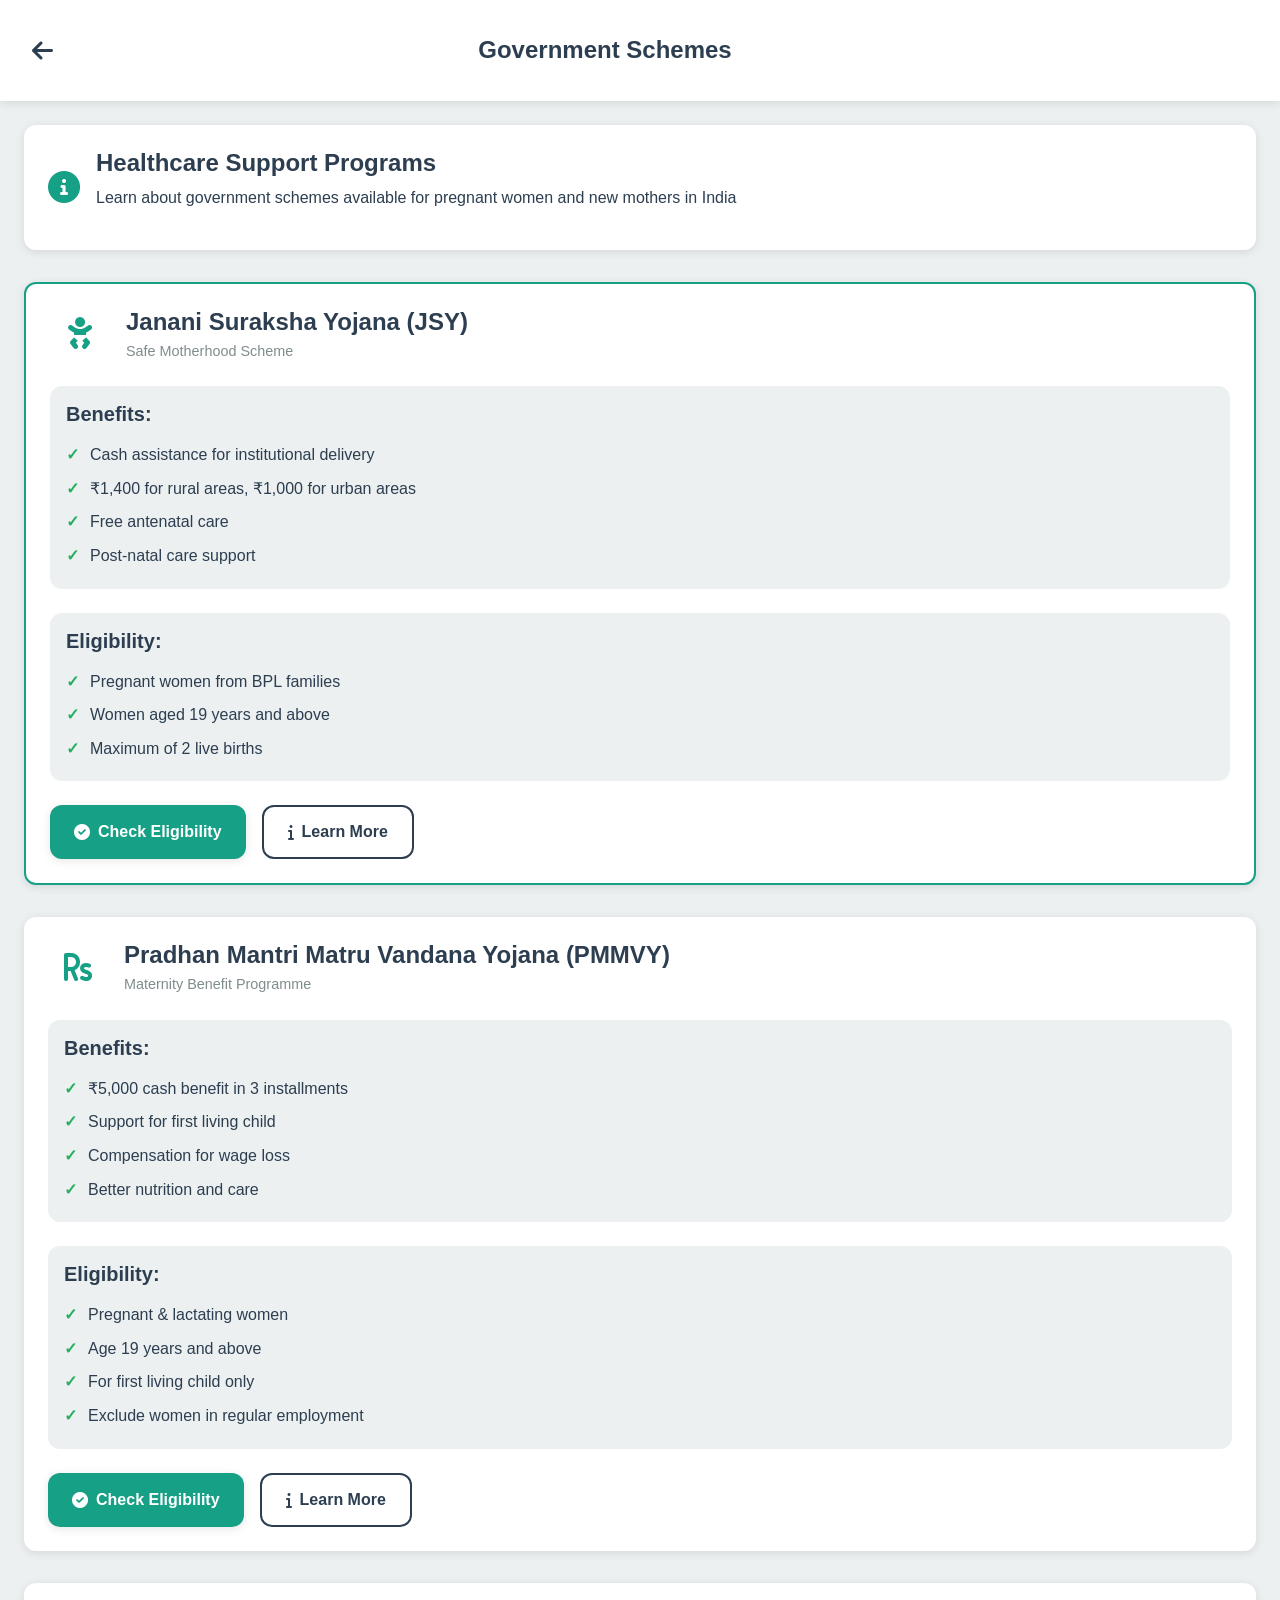
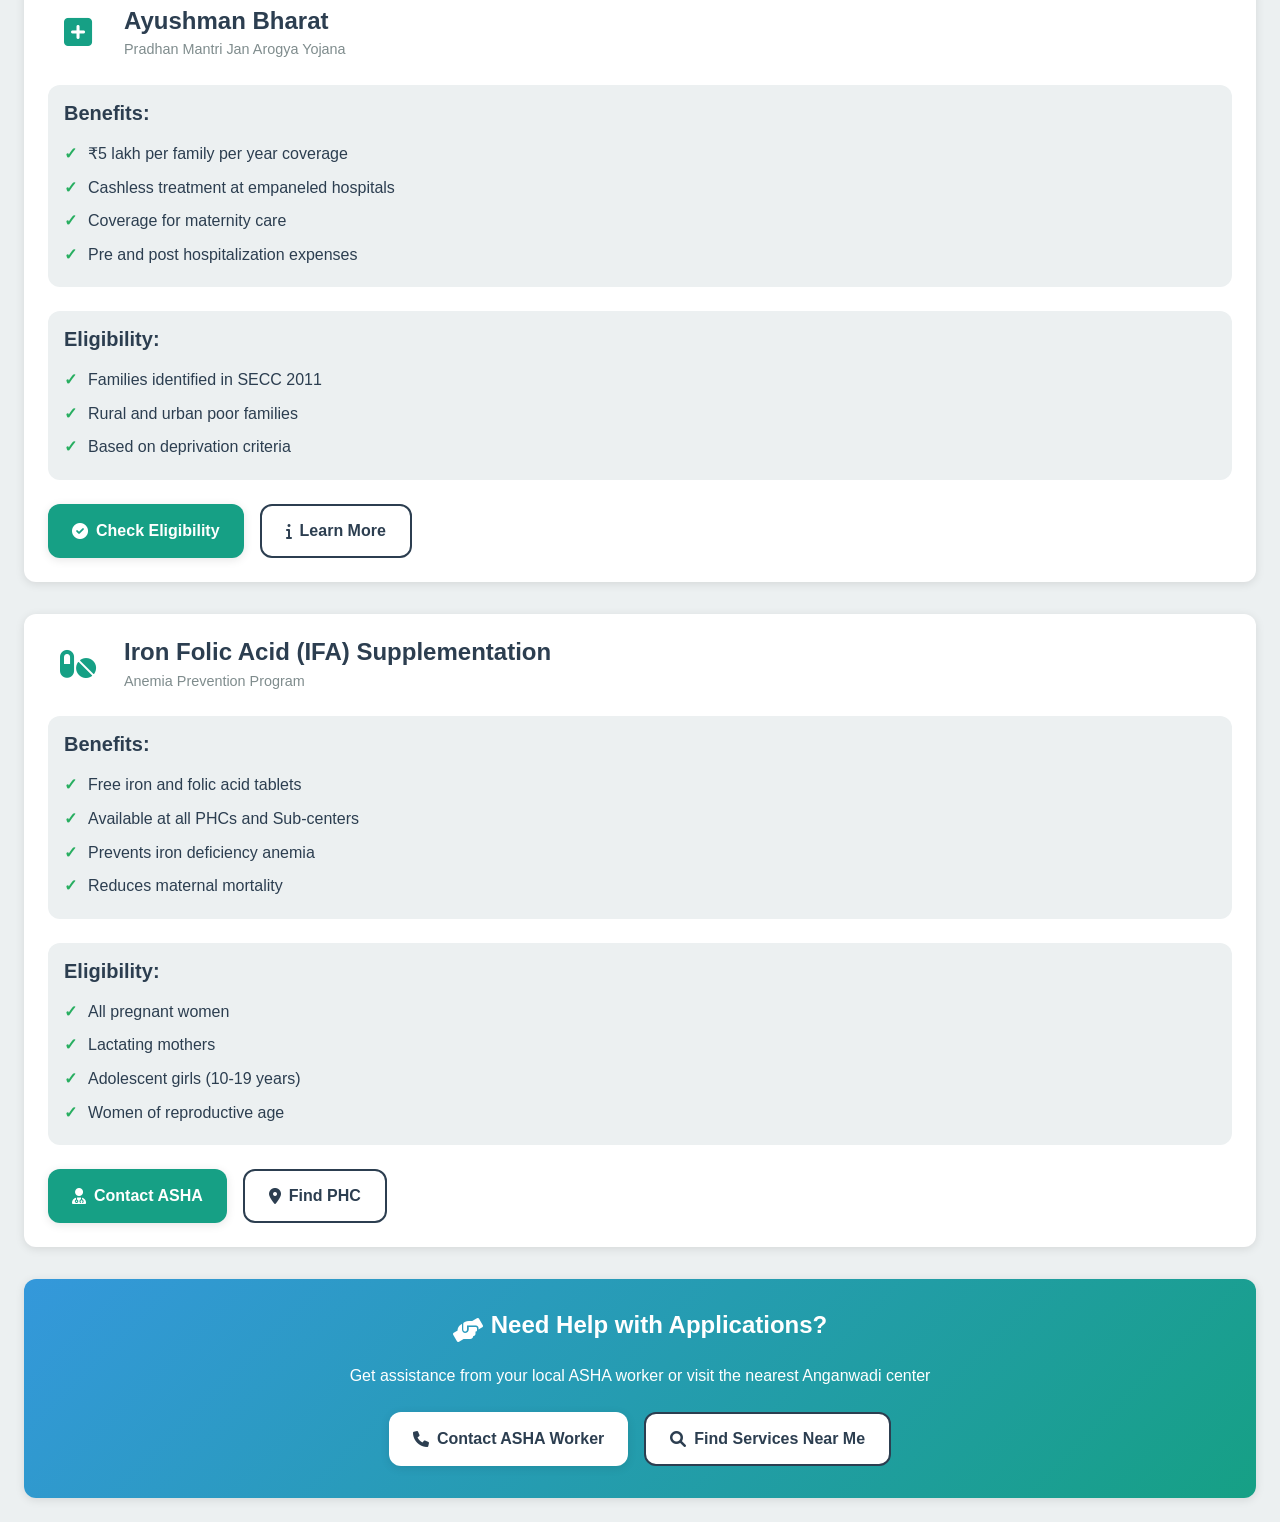
<file: static/schemes.html>
<!DOCTYPE html>
<html lang="en">
<head>
    <meta charset="UTF-8">
    <meta name="viewport" content="width=device-width, initial-scale=1.0">
    <title>AI-nemia - Government Schemes</title>
    <link rel="stylesheet" href="styles.css">
    <link href="https://cdnjs.cloudflare.com/ajax/libs/font-awesome/6.0.0/css/all.min.css" rel="stylesheet">
</head>
<body>
    <div class="page-container">
        <header class="page-header">
            <button class="back-btn" onclick="navigateTo('dashboard.html')">
                <i class="fas fa-arrow-left"></i>
            </button>
            <h1 data-en="Government Schemes" data-hi="सरकारी योजनाएं">Government Schemes</h1>
            <div class="language-selector">
                <select id="languageSelect" onchange="changeLanguage()">
                    <option value="en">English</option>
                    <option value="hi">हिंदी</option>
                    <option value="te">తెలుగు</option>
                </select>
            </div>
        </header>
        
        <div class="schemes-content">
            <div class="schemes-intro">
                <div class="intro-card">
                    <i class="fas fa-info-circle"></i>
                    <div>
                        <h3 data-en="Healthcare Support Programs" data-hi="स्वास्थ्य सहायता कार्यक्रम">Healthcare Support Programs</h3>
                        <p data-en="Learn about government schemes available for pregnant women and new mothers in India" data-hi="भारत में गर्भवती महिलाओं और नई माताओं के लिए उपलब्ध सरकारी योजनाओं के बारे में जानें">Learn about government schemes available for pregnant women and new mothers in India</p>
                    </div>
                </div>
            </div>
            
            <div class="schemes-list">
                <div class="scheme-card featured">
                    <div class="scheme-header">
                        <div class="scheme-icon">
                            <i class="fas fa-baby"></i>
                        </div>
                        <div class="scheme-title">
                            <h3>Janani Suraksha Yojana (JSY)</h3>
                            <p class="scheme-subtitle" data-en="Safe Motherhood Scheme" data-hi="सुरक्षित मातृत्व योजना">Safe Motherhood Scheme</p>
                        </div>
                    </div>
                    
                    <div class="scheme-content">
                        <div class="scheme-benefits">
                            <h4 data-en="Benefits:" data-hi="लाभ:">Benefits:</h4>
                            <ul>
                                <li data-en="Cash assistance for institutional delivery" data-hi="संस्थागत प्रसव के लिए नकद सहायता">Cash assistance for institutional delivery</li>
                                <li data-en="₹1,400 for rural areas, ₹1,000 for urban areas" data-hi="ग्रामीण क्षेत्रों के लिए ₹1,400, शहरी क्षेत्रों के लिए ₹1,000">₹1,400 for rural areas, ₹1,000 for urban areas</li>
                                <li data-en="Free antenatal care" data-hi="मुफ्त प्रसवपूर्व देखभाल">Free antenatal care</li>
                                <li data-en="Post-natal care support" data-hi="प्रसवोत्तर देखभाल सहायता">Post-natal care support</li>
                            </ul>
                        </div>
                        
                        <div class="scheme-eligibility">
                            <h4 data-en="Eligibility:" data-hi="पात्रता:">Eligibility:</h4>
                            <ul>
                                <li data-en="Pregnant women from BPL families" data-hi="बीपीएल परिवारों की गर्भवती महिलाएं">Pregnant women from BPL families</li>
                                <li data-en="Women aged 19 years and above" data-hi="19 वर्ष और उससे अधिक आयु की महिलाएं">Women aged 19 years and above</li>
                                <li data-en="Maximum of 2 live births" data-hi="अधिकतम 2 जीवित जन्म">Maximum of 2 live births</li>
                            </ul>
                        </div>
                        
                        <div class="scheme-actions">
                            <button class="primary-btn" onclick="checkEligibility('JSY')">
                                <i class="fas fa-check-circle"></i>
                                <span data-en="Check Eligibility" data-hi="पात्रता जांचें">Check Eligibility</span>
                            </button>
                            <button class="secondary-btn" onclick="learnMore('JSY')">
                                <i class="fas fa-info"></i>
                                <span data-en="Learn More" data-hi="और जानें">Learn More</span>
                            </button>
                        </div>
                    </div>
                </div>
                
                <div class="scheme-card">
                    <div class="scheme-header">
                        <div class="scheme-icon">
                            <i class="fas fa-rupee-sign"></i>
                        </div>
                        <div class="scheme-title">
                            <h3>Pradhan Mantri Matru Vandana Yojana (PMMVY)</h3>
                            <p class="scheme-subtitle" data-en="Maternity Benefit Programme" data-hi="मातृत्व लाभ कार्यक्रम">Maternity Benefit Programme</p>
                        </div>
                    </div>
                    
                    <div class="scheme-content">
                        <div class="scheme-benefits">
                            <h4 data-en="Benefits:" data-hi="लाभ:">Benefits:</h4>
                            <ul>
                                <li data-en="₹5,000 cash benefit in 3 installments" data-hi="3 किस्तों में ₹5,000 नकद लाभ">₹5,000 cash benefit in 3 installments</li>
                                <li data-en="Support for first living child" data-hi="पहले जीवित बच्चे के लिए सहायता">Support for first living child</li>
                                <li data-en="Compensation for wage loss" data-hi="मजदूरी हानि के लिए मुआवजा">Compensation for wage loss</li>
                                <li data-en="Better nutrition and care" data-hi="बेहतर पोषण और देखभाल">Better nutrition and care</li>
                            </ul>
                        </div>
                        
                        <div class="scheme-eligibility">
                            <h4 data-en="Eligibility:" data-hi="पात्रता:">Eligibility:</h4>
                            <ul>
                                <li data-en="Pregnant & lactating women" data-hi="गर्भवती और स्तनपान कराने वाली महिलाएं">Pregnant & lactating women</li>
                                <li data-en="Age 19 years and above" data-hi="19 वर्ष और उससे अधिक आयु">Age 19 years and above</li>
                                <li data-en="For first living child only" data-hi="केवल पहले जीवित बच्चे के लिए">For first living child only</li>
                                <li data-en="Exclude women in regular employment" data-hi="नियमित रोजगार में महिलाओं को छोड़कर">Exclude women in regular employment</li>
                            </ul>
                        </div>
                        
                        <div class="scheme-actions">
                            <button class="primary-btn" onclick="checkEligibility('PMMVY')">
                                <i class="fas fa-check-circle"></i>
                                <span data-en="Check Eligibility" data-hi="पात्रता जांचें">Check Eligibility</span>
                            </button>
                            <button class="secondary-btn" onclick="learnMore('PMMVY')">
                                <i class="fas fa-info"></i>
                                <span data-en="Learn More" data-hi="और जानें">Learn More</span>
                            </button>
                        </div>
                    </div>
                </div>
                
                <div class="scheme-card">
                    <div class="scheme-header">
                        <div class="scheme-icon">
                            <i class="fas fa-plus-square"></i>
                        </div>
                        <div class="scheme-title">
                            <h3>Ayushman Bharat</h3>
                            <p class="scheme-subtitle">Pradhan Mantri Jan Arogya Yojana</p>
                        </div>
                    </div>
                    
                    <div class="scheme-content">
                        <div class="scheme-benefits">
                            <h4 data-en="Benefits:" data-hi="लाभ:">Benefits:</h4>
                            <ul>
                                <li data-en="₹5 lakh per family per year coverage" data-hi="प्रति परिवार प्रति वर्ष ₹5 लाख कवरेज">₹5 lakh per family per year coverage</li>
                                <li data-en="Cashless treatment at empaneled hospitals" data-hi="सूचीबद्ध अस्पतालों में कैशलेस उपचार">Cashless treatment at empaneled hospitals</li>
                                <li data-en="Coverage for maternity care" data-hi="मातृत्व देखभाल के लिए कवरेज">Coverage for maternity care</li>
                                <li data-en="Pre and post hospitalization expenses" data-hi="अस्पताल में भर्ती से पहले और बाद के खर्च">Pre and post hospitalization expenses</li>
                            </ul>
                        </div>
                        
                        <div class="scheme-eligibility">
                            <h4 data-en="Eligibility:" data-hi="पात्रता:">Eligibility:</h4>
                            <ul>
                                <li data-en="Families identified in SECC 2011" data-hi="SECC 2011 में पहचाने गए परिवार">Families identified in SECC 2011</li>
                                <li data-en="Rural and urban poor families" data-hi="ग्रामीण और शहरी गरीब परिवार">Rural and urban poor families</li>
                                <li data-en="Based on deprivation criteria" data-hi="वंचना मानदंड के आधार पर">Based on deprivation criteria</li>
                            </ul>
                        </div>
                        
                        <div class="scheme-actions">
                            <button class="primary-btn" onclick="checkEligibility('Ayushman')">
                                <i class="fas fa-check-circle"></i>
                                <span data-en="Check Eligibility" data-hi="पात्रता जांचें">Check Eligibility</span>
                            </button>
                            <button class="secondary-btn" onclick="learnMore('Ayushman')">
                                <i class="fas fa-info"></i>
                                <span data-en="Learn More" data-hi="और जानें">Learn More</span>
                            </button>
                        </div>
                    </div>
                </div>
                
                <div class="scheme-card">
                    <div class="scheme-header">
                        <div class="scheme-icon">
                            <i class="fas fa-pills"></i>
                        </div>
                        <div class="scheme-title">
                            <h3 data-en="Iron Folic Acid (IFA) Supplementation" data-hi="आयरन फोलिक एसिड (IFA) पूरकता">Iron Folic Acid (IFA) Supplementation</h3>
                            <p class="scheme-subtitle" data-en="Anemia Prevention Program" data-hi="एनीमिया रोकथाम कार्यक्रम">Anemia Prevention Program</p>
                        </div>
                    </div>
                    
                    <div class="scheme-content">
                        <div class="scheme-benefits">
                            <h4 data-en="Benefits:" data-hi="लाभ:">Benefits:</h4>
                            <ul>
                                <li data-en="Free iron and folic acid tablets" data-hi="मुफ्त आयरन और फोलिक एसिड टैबलेट">Free iron and folic acid tablets</li>
                                <li data-en="Available at all PHCs and Sub-centers" data-hi="सभी PHC और उप-केंद्रों पर उपलब्ध">Available at all PHCs and Sub-centers</li>
                                <li data-en="Prevents iron deficiency anemia" data-hi="आयरन की कमी से होने वाले एनीमिया को रोकता है">Prevents iron deficiency anemia</li>
                                <li data-en="Reduces maternal mortality" data-hi="मातृ मृत्यु द्र कम करता है">Reduces maternal mortality</li>
                            </ul>
                        </div>
                        
                        <div class="scheme-eligibility">
                            <h4 data-en="Eligibility:" data-hi="पात्रता:">Eligibility:</h4>
                            <ul>
                                <li data-en="All pregnant women" data-hi="सभी गर्भवती महिलाएं">All pregnant women</li>
                                <li data-en="Lactating mothers" data-hi="स्तनपान कराने वाली माताएं">Lactating mothers</li>
                                <li data-en="Adolescent girls (10-19 years)" data-hi="किशोर लड़कियां (10-19 वर्ष)">Adolescent girls (10-19 years)</li>
                                <li data-en="Women of reproductive age" data-hi="प्रजनन आयु की महिलाएं">Women of reproductive age</li>
                            </ul>
                        </div>
                        
                        <div class="scheme-actions">
                            <button class="primary-btn" onclick="contactASHA()">
                                <i class="fas fa-user-md"></i>
                                <span data-en="Contact ASHA" data-hi="आशा से संपर्क करें">Contact ASHA</span>
                            </button>
                            <button class="secondary-btn" onclick="findNearestPHC()">
                                <i class="fas fa-map-marker-alt"></i>
                                <span data-en="Find PHC" data-hi="PHC खोजें">Find PHC</span>
                            </button>
                        </div>
                    </div>
                </div>
            </div>
            
            <div class="help-section">
                <div class="help-card">
                    <div class="help-header">
                        <i class="fas fa-hands-helping"></i>
                        <h3 data-en="Need Help with Applications?" data-hi="आवेदन में सहायता चाहिए?">Need Help with Applications?</h3>
                    </div>
                    <p data-en="Get assistance from your local ASHA worker or visit the nearest Anganwadi center" data-hi="अपने स्थानीय आशा कार्यकर्ता से सहायता प्राप्त करें या निकटतम आंगनवाड़ी केंद्र पर जाएं">Get assistance from your local ASHA worker or visit the nearest Anganwadi center</p>
                    <div class="help-buttons">
                        <button class="primary-btn" onclick="contactASHA()">
                            <i class="fas fa-phone"></i>
                            <span data-en="Contact ASHA Worker" data-hi="आशा कार्यकर्ता से संपर्क करें">Contact ASHA Worker</span>
                        </button>
                        <button class="secondary-btn" onclick="findServices()">
                            <i class="fas fa-search"></i>
                            <span data-en="Find Services Near Me" data-hi="मेरे पास सेवाएं खोजें">Find Services Near Me</span>
                        </button>
                    </div>
                </div>
            </div>
        </div>
        
        <!-- Eligibility Modal -->
        <div class="modal" id="eligibilityModal" style="display: none;">
            <div class="modal-content">
                <div class="modal-header">
                    <h3 id="eligibilityTitle" data-en="Eligibility Check" data-hi="पात्रता जांच">Eligibility Check</h3>
                    <button class="close-btn" onclick="closeEligibilityModal()">
                        <i class="fas fa-times"></i>
                    </button>
                </div>
                <div class="modal-body" id="eligibilityBody">
                    <!-- Content will be populated by JavaScript -->
                </div>
                <div class="modal-footer">
                    <button class="secondary-btn" onclick="closeEligibilityModal()" data-en="Close" data-hi="बंद करें">Close</button>
                    <button class="primary-btn" id="applyBtn" onclick="applyForScheme()" data-en="Apply Now" data-hi="अभी आवेदन करें">Apply Now</button>
                </div>
            </div>
        </div>
    </div>
    
    <script src="script.js"></script>
    <script>
        let currentScheme = null;
        
        const schemeDetails = {
            JSY: {
                name: { en: 'Janani Suraksha Yojana', hi: 'जननी सुरक्षा योजना' },
                questions: [
                    { id: 'age', text: { en: 'Are you 19 years or older?', hi: 'क्या आप 19 वर्ष या उससे अधिक आयु के हैं?' }, type: 'boolean' },
                    { id: 'bpl', text: { en: 'Do you belong to a Below Poverty Line (BPL) family?', hi: 'क्या आप गरीबी रेखा से नीचे (BPL) परिवार से हैं?' }, type: 'boolean' },
                    { id: 'children', text: { en: 'How many living children do you have?', hi: 'आपके कितने जीवित बच्चे हैं?' }, type: 'number', max: 2 },
                    { id: 'delivery', text: { en: 'Are you planning institutional delivery?', hi: 'क्या आप संस्थागत प्रसव की योजना बना रहे हैं?' }, type: 'boolean' }
                ],
                applyUrl: 'https://nhm.gov.in/index1.php?lang=1&level=2&sublinkid=841&lid=309'
            },
            PMMVY: {
                name: { en: 'Pradhan Mantri Matru Vandana Yojana', hi: 'प्रधान मंत्री मातृ वंदना योजना' },
                questions: [
                    { id: 'age', text: { en: 'Are you 19 years or older?', hi: 'क्या आप 19 वर्ष या उससे अधिक आयु के हैं?' }, type: 'boolean' },
                    { id: 'firstChild', text: { en: 'Is this your first living child?', hi: 'क्या यह आपका पहला जीवित बच्चा है?' }, type: 'boolean' },
                    { id: 'employment', text: { en: 'Are you in regular employment with the Central/State Government or PSU?', hi: 'क्या आप केंद्र/राज्य सरकार या PSU में नियमित रोजगार में हैं?' }, type: 'boolean', reverse: true },
                    { id: 'registration', text: { en: 'Have you registered for pregnancy at an Anganwadi Center?', hi: 'क्या आपने आंगनवाड़ी केंद्र में गर्भावस्था के लिए पंजीकरण कराया है?' }, type: 'boolean' }
                ],
                applyUrl: 'https://pmmvy.nic.in/'
            },
            Ayushman: {
                name: { en: 'Ayushman Bharat - PMJAY', hi: 'आयुष्मान भारत - PMJAY' },
                questions: [
                    { id: 'secc', text: { en: 'Is your family listed in SECC 2011 database?', hi: 'क्या आपका परिवार SECC 2011 डेटाबेस में सूचीबद्ध है?' }, type: 'boolean' },
                    { id: 'rsby', text: { en: 'Were you covered under RSBY scheme earlier?', hi: 'क्या आप पहले RSBY योजना के तहत कवर थे?' }, type: 'boolean' },
                    { id: 'income', text: { en: 'Is your annual family income less than ₹5 lakhs?', hi: 'क्या आपकी वार्षिक पारिवारिक आय ₹5 लाख से कम है?' }, type: 'boolean' }
                ],
                applyUrl: 'https://pmjay.gov.in/'
            }
        };
        
        function checkEligibility(scheme) {
            currentScheme = scheme;
            const details = schemeDetails[scheme];
            const currentLang = localStorage.getItem('app_language') || 'en';
            
            if (!details) {
                const notAvailableText = currentLang === 'hi' ? 'योजना विवरण उपलब्ध नहीं' : 'Scheme details not available';
                showNotification(notAvailableText);
                return;
            }
            
            const modal = document.getElementById('eligibilityModal');
            const title = document.getElementById('eligibilityTitle');
            const body = document.getElementById('eligibilityBody');
            
            const titleText = currentLang === 'hi' ? 
                `${details.name[currentLang]} - पात्रता जांच` :
                `${details.name[currentLang]} - Eligibility Check`;
            title.textContent = titleText;
            
            let bodyHTML = '<div class="eligibility-questions">';
            
            const yesText = currentLang === 'hi' ? 'हाँ' : 'Yes';
            const noText = currentLang === 'hi' ? 'नहीं' : 'No';
            
            details.questions.forEach((question, index) => {
                if (question.type === 'boolean') {
                    bodyHTML += `
                        <div class="question-group">
                            <p class="question-text">${question.text[currentLang]}</p>
                            <div class="radio-group">
                                <label>
                                    <input type="radio" name="q${index}" value="yes" onchange="updateEligibility()">
                                    ${yesText}
                                </label>
                                <label>
                                    <input type="radio" name="q${index}" value="no" onchange="updateEligibility()">
                                    ${noText}
                                </label>
                            </div>
                        </div>
                    `;
                } else if (question.type === 'number') {
                    bodyHTML += `
                        <div class="question-group">
                            <p class="question-text">${question.text[currentLang]}</p>
                            <input type="number" name="q${index}" min="0" max="${question.max || 10}" 
                                   onchange="updateEligibility()" class="number-input">
                        </div>
                    `;
                }
            });
            
            bodyHTML += '</div><div class="eligibility-result" id="eligibilityResult"></div>';
            body.innerHTML = bodyHTML;
            
            modal.style.display = 'flex';
        }
        
        function updateEligibility() {
            if (!currentScheme) return;
            
            const details = schemeDetails[currentScheme];
            const result = document.getElementById('eligibilityResult');
            const applyBtn = document.getElementById('applyBtn');
            const currentLang = localStorage.getItem('app_language') || 'en';
            
            let eligible = true;
            let allAnswered = true;
            
            details.questions.forEach((question, index) => {
                const inputs = document.querySelectorAll(`[name="q${index}"]`);
                let answered = false;
                let value = null;
                
                if (question.type === 'boolean') {
                    const checkedInput = document.querySelector(`[name="q${index}"]:checked`);
                    if (checkedInput) {
                        answered = true;
                        value = checkedInput.value === 'yes';
                        
                        // Check eligibility based on answer
                        if (question.reverse) {
                            if (value) eligible = false; // Should be No for eligibility
                        } else {
                            if (!value) eligible = false; // Should be Yes for eligibility
                        }
                    }
                } else if (question.type === 'number') {
                    const numberInput = document.querySelector(`[name="q${index}"]`);
                    if (numberInput && numberInput.value !== '') {
                        answered = true;
                        value = parseInt(numberInput.value);
                        
                        if (question.max && value > question.max) {
                            eligible = false;
                        }
                    }
                }
                
                if (!answered) allAnswered = false;
            });
            
            if (!allAnswered) {
                const pleaseAnswerText = currentLang === 'hi' ? 
                    'पात्रता जांचने के लिए कृपया सभी प्रश्नों का उत्तर दें' :
                    'Please answer all questions to check eligibility';
                result.innerHTML = `<p class="eligibility-pending">${pleaseAnswerText}</p>`;
                applyBtn.style.display = 'none';
                return;
            }
            
            if (eligible) {
                const eligibleText = currentLang === 'hi' ? 'आप पात्र दिखते हैं!' : 'You appear to be eligible!';
                const eligibleDesc = currentLang === 'hi' ? 
                    `आपके उत्तरों के आधार पर, आप ${details.name[currentLang]} के लिए योग्य हो सकते हैं। कृपया आवेदन प्रक्रिया पूरी करने के लिए अपने निकटतम केंद्र पर जाएं।` :
                    `Based on your responses, you may qualify for ${details.name[currentLang]}. Please visit your nearest center to complete the application process.`;
                
                result.innerHTML = `
                    <div class="eligibility-eligible">
                        <i class="fas fa-check-circle"></i>
                        <h4>${eligibleText}</h4>
                        <p>${eligibleDesc}</p>
                    </div>
                `;
                applyBtn.style.display = 'block';
                applyBtn.textContent = currentLang === 'hi' ? 'अभी आवेदन करें' : 'Apply Now';
            } else {
                const notEligibleText = currentLang === 'hi' ? 'आप पात्र नहीं हो सकते' : 'You may not be eligible';
                const notEligibleDesc = currentLang === 'hi' ? 
                    `आपके उत्तरों के आधार पर, आप ${details.name[currentLang]} के लिए योग्य नहीं हो सकते। हालांकि, पात्रता मानदंड जटिल हो सकते हैं। हम व्यक्तिगत मार्गदर्शन के लिए अपने आशा कार्यकर्ता से परामर्श करने की सलाह देते हैं।` :
                    `Based on your responses, you may not qualify for ${details.name[currentLang]}. However, eligibility criteria can be complex. We recommend consulting with your ASHA worker for personalized guidance.`;
                
                result.innerHTML = `
                    <div class="eligibility-not-eligible">
                        <i class="fas fa-times-circle"></i>
                        <h4>${notEligibleText}</h4>
                        <p>${notEligibleDesc}</p>
                    </div>
                `;
                applyBtn.style.display = 'block';
                applyBtn.textContent = currentLang === 'hi' ? 'मार्गदर्शन प्राप्त करें' : 'Get Guidance';
            }
        }
        
        function closeEligibilityModal() {
            document.getElementById('eligibilityModal').style.display = 'none';
            currentScheme = null;
        }
        
        function applyForScheme() {
            if (!currentScheme) return;
            
            const details = schemeDetails[currentScheme];
            if (details.applyUrl) {
                window.open(details.applyUrl, '_blank');
            } else {
                // Default action - contact ASHA
                contactASHA();
            }
        }
        
        function learnMore(scheme) {
            const urls = {
                JSY: 'https://nhm.gov.in/index1.php?lang=1&level=2&sublinkid=841&lid=309',
                PMMVY: 'https://pmmvy.nic.in/',
                Ayushman: 'https://pmjay.gov.in/'
            };
            
            if (urls[scheme]) {
                window.open(urls[scheme], '_blank');
            } else {
                const currentLang = localStorage.getItem('app_language') || 'en';
                const moreInfoText = currentLang === 'hi' ? 
                    'अधिक जानकारी जल्द ही उपलब्ध होगी' :
                    'More information will be available soon';
                showNotification(moreInfoText);
            }
        }
        
        function contactASHA() {
            const ashaContact = localStorage.getItem('asha_contact');
            const currentLang = localStorage.getItem('app_language') || 'en';
            
            if (ashaContact) {
                const callText = currentLang === 'hi' ? 
                    `${ashaContact} पर आशा कार्यकर्ता को कॉल करें?` :
                    `Call ASHA Worker at ${ashaContact}?`;
                
                if (confirm(callText)) {
                    window.location.href = `tel:${ashaContact}`;
                }
            } else {
                // Show ASHA contact form
                const enterNumberText = currentLang === 'hi' ? 
                    'कृपया अपने आशा कार्यकर्ता का फोन नंबर दर्ज करें:' :
                    'Please enter your ASHA worker\'s phone number:';
                
                const contact = prompt(enterNumberText);
                if (contact) {
                    localStorage.setItem('asha_contact', contact);
                    const callText = currentLang === 'hi' ? 
                        `${contact} पर आशा कार्यकर्ता को कॉल करें?` :
                        `Call ASHA Worker at ${contact}?`;
                    
                    if (confirm(callText)) {
                        window.location.href = `tel:${contact}`;
                    }
                }
            }
        }
        
        function findNearestPHC() {
            // In a real app, this would use geolocation and a database of PHCs
            const currentLang = localStorage.getItem('app_language') || 'en';
            const comingSoonText = currentLang === 'hi' ? 
                'सुविधा जल्द आ रही है! PHC स्थानों के लिए कृपया अपने आशा कार्यकर्ता से संपर्क करें।' :
                'Feature coming soon! Please contact your ASHA worker for PHC locations.';
            showNotification(comingSoonText);
        }
        
        function findServices() {
            // In a real app, this would show a map with nearby services
            const currentLang = localStorage.getItem('app_language') || 'en';
            const comingSoonText = currentLang === 'hi' ? 
                'सेवा लोकेटर जल्द आ रहा है! सहायता के लिए कृपया अपने आशा कार्यकर्ता से संपर्क करें।' :
                'Service locator coming soon! Please contact your ASHA worker for assistance.';
            showNotification(comingSoonText);
        }
        
        // Close modal when clicking outside
        document.getElementById('eligibilityModal').addEventListener('click', function(e) {
            if (e.target === this) {
                closeEligibilityModal();
            }
        });
    </script>
</body>
</html>
</file>
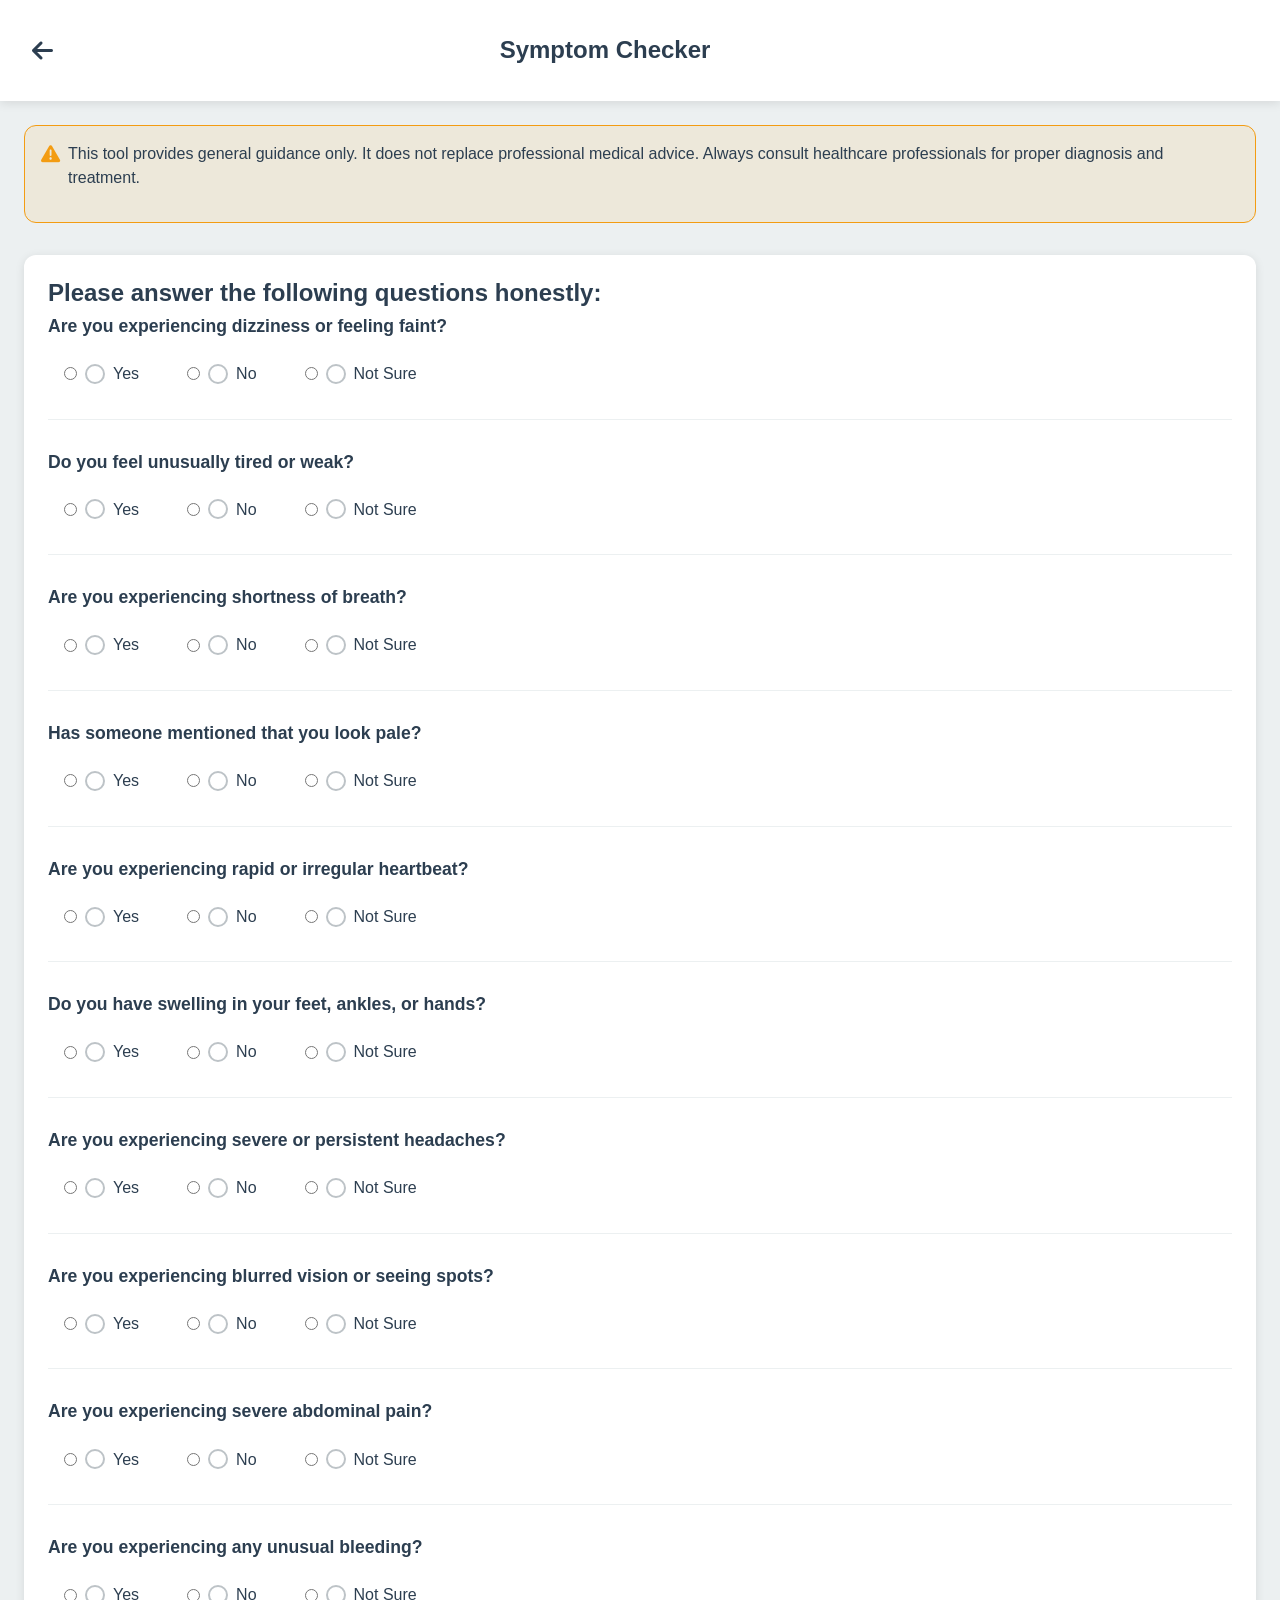
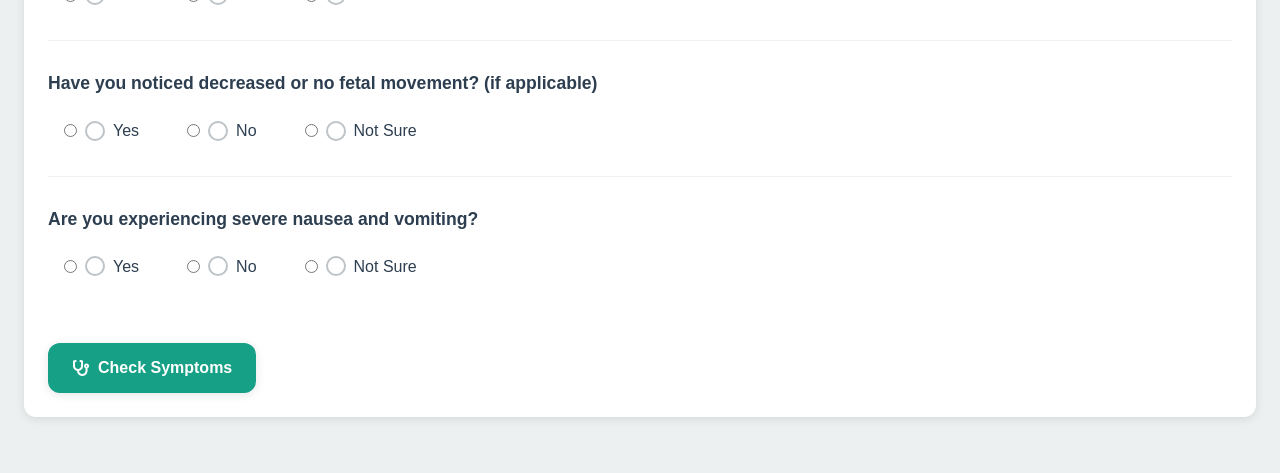
<file: static/symptoms.html>
<!DOCTYPE html>
<html lang="en">
<head>
    <meta charset="UTF-8">
    <meta name="viewport" content="width=device-width, initial-scale=1.0">
    <title>AI-nemia - Symptom Checker</title>
    <link rel="stylesheet" href="styles.css">
    <link href="https://cdnjs.cloudflare.com/ajax/libs/font-awesome/6.0.0/css/all.min.css" rel="stylesheet">
</head>
<body>
    <div class="page-container">
        <header class="page-header">
            <button class="back-btn" onclick="navigateTo('dashboard.html')">
                <i class="fas fa-arrow-left"></i>
            </button>
            <h1 data-en="Symptom Checker" data-hi="लक्षण जांचकर्ता">Symptom Checker</h1>
            <div class="language-selector">
                <select id="languageSelect" onchange="changeLanguage()">
                    <option value="en">English</option>
                    <option value="hi">हिंदी</option>
                    <option value="te">తెలుగు</option>
                </select>
            </div>
        </header>
        
        <div class="symptoms-content">
            <div class="warning-notice">
                <i class="fas fa-exclamation-triangle"></i>
                <p data-en="This tool provides general guidance only. It does not replace professional medical advice. Always consult healthcare professionals for proper diagnosis and treatment." data-hi="यह उपकरण केवल सामान्य मार्गदर्शन प्रदान करता है। यह पेशेवर चिकित्सा सलाह का विकल्प नहीं है। उचित निदान और उपचार के लिए हमेशा स्वास्थ्य पेशेवरों से सलाह लें।">This tool provides general guidance only. It does not replace professional medical advice. Always consult healthcare professionals for proper diagnosis and treatment.</p>
            </div>
            
            <div class="symptoms-form">
                <h3 data-en="Please answer the following questions honestly:" data-hi="कृपया निम्नलिखित प्रश्नों का ईमानदारी से उत्तर दें:">Please answer the following questions honestly:</h3>
                
                <div class="symptom-questions" id="symptomQuestions">
                    <!-- Questions will be populated by JavaScript -->
                </div>
                
                <button class="primary-btn" onclick="checkSymptoms()" id="checkBtn">
                    <i class="fas fa-stethoscope"></i>
                    <span data-en="Check Symptoms" data-hi="लक्षणों की जांच करें">Check Symptoms</span>
                </button>
            </div>
            
            <div class="results-section" id="resultsSection" style="display: none;">
                <div class="risk-assessment" id="riskAssessment">
                    <!-- Risk assessment will be populated by JavaScript -->
                </div>
                
                <div class="recommendations" id="recommendations">
                    <!-- Recommendations will be populated by JavaScript -->
                </div>
                
                <div class="emergency-contact" id="emergencyContact" style="display: none;">
                    <div class="emergency-card">
                        <div class="emergency-header">
                            <i class="fas fa-phone-alt"></i>
                            <h3 data-en="Emergency Contacts" data-hi="आपातकालीन संपर्क">Emergency Contacts</h3>
                        </div>
                        <div class="emergency-buttons">
                            <button class="emergency-btn" onclick="callEmergency('108')">
                                <i class="fas fa-ambulance"></i>
                                <span data-en="Call 108 (Ambulance)" data-hi="108 पर कॉल करें (एम्बुलेंस)">Call 108 (Ambulance)</span>
                            </button>
                            <button class="emergency-btn" onclick="callEmergency('102')">
                                <i class="fas fa-hospital"></i>
                                <span data-en="Call 102 (Health Helpline)" data-hi="102 पर कॉल करें (स्वास्थ्य हेल्पलाइन)">Call 102 (Health Helpline)</span>
                            </button>
                            <button class="emergency-btn" onclick="contactASHA()">
                                <i class="fas fa-user-md"></i>
                                <span data-en="Contact ASHA Worker" data-hi="आशा कार्यकर्ता से संपर्क करें">Contact ASHA Worker</span>
                            </button>
                        </div>
                    </div>
                </div>
                
                <div class="action-buttons">
                    <button class="primary-btn" onclick="saveSymptomReport()">
                        <i class="fas fa-save"></i>
                        <span data-en="Save Report" data-hi="रिपोर्ट सेव करें">Save Report</span>
                    </button>
                    <button class="secondary-btn" onclick="shareReport()">
                        <i class="fas fa-share"></i>
                        <span data-en="Share with Doctor" data-hi="डॉक्टर के साथ साझा करें">Share with Doctor</span>
                    </button>
                    <button class="ghost-btn" onclick="resetSymptoms()">
                        <i class="fas fa-redo"></i>
                        <span data-en="Check Again" data-hi="फिर से जांचें">Check Again</span>
                    </button>
                </div>
            </div>
        </div>
    </div>
    
    <script src="script.js"></script>
    <script>
        const symptomQuestions = [
            {
                id: 'dizziness',
                question: { en: 'Are you experiencing dizziness or feeling faint?', hi: 'क्या आप चक्कर आना या बेहोशी महसूस कर रहे हैं?' },
                severity: 2,
                category: 'anemia'
            },
            {
                id: 'fatigue',
                question: { en: 'Do you feel unusually tired or weak?', hi: 'क्या आप असामान्य रूप से थकान या कमजोरी महसूस कर रहे हैं?' },
                severity: 1,
                category: 'anemia'
            },
            {
                id: 'breathlessness',
                question: { en: 'Are you experiencing shortness of breath?', hi: 'क्या आप सांस की तकलीफ का अनुभव कर रहे हैं?' },
                severity: 2,
                category: 'anemia'
            },
            {
                id: 'pale_skin',
                question: { en: 'Has someone mentioned that you look pale?', hi: 'क्या किसी ने कहा है कि आप पीले दिख रहे हैं?' },
                severity: 1,
                category: 'anemia'
            },
            {
                id: 'heart_palpitations',
                question: { en: 'Are you experiencing rapid or irregular heartbeat?', hi: 'क्या आप तेज या अनियमित दिल की धड़कन का अनुभव कर रहे हैं?' },
                severity: 2,
                category: 'cardiac'
            },
            {
                id: 'swelling',
                question: { en: 'Do you have swelling in your feet, ankles, or hands?', hi: 'क्या आपके पैर, टखने या हाथों में सूजन है?' },
                severity: 3,
                category: 'pregnancy'
            },
            {
                id: 'headache',
                question: { en: 'Are you experiencing severe or persistent headaches?', hi: 'क्या आप गंभीर या लगातार सिरदर्द का अनुभव कर रहे हैं?' },
                severity: 2,
                category: 'pregnancy'
            },
            {
                id: 'blurred_vision',
                question: { en: 'Are you experiencing blurred vision or seeing spots?', hi: 'क्या आप धुंधली दृष्टि या धब्बे देखने का अनुभव कर रहे हैं?' },
                severity: 3,
                category: 'pregnancy'
            },
            {
                id: 'abdominal_pain',
                question: { en: 'Are you experiencing severe abdominal pain?', hi: 'क्या आप गंभीर पेट दर्द का अनुभव कर रहे हैं?' },
                severity: 3,
                category: 'pregnancy'
            },
            {
                id: 'bleeding',
                question: { en: 'Are you experiencing any unusual bleeding?', hi: 'क्या आप कोई असामान्य रक्तस्राव का अनुभव कर रहे हैं?' },
                severity: 3,
                category: 'pregnancy'
            },
            {
                id: 'fetal_movement',
                question: { en: 'Have you noticed decreased or no fetal movement? (if applicable)', hi: 'क्या आपने भ्रूण की गति में कमी या कोई गति नहीं देखी है? (यदि लागू हो)' },
                severity: 3,
                category: 'pregnancy'
            },
            {
                id: 'nausea_vomiting',
                question: { en: 'Are you experiencing severe nausea and vomiting?', hi: 'क्या आप गंभीर मतली और उल्टी का अनुभव कर रहे हैं?' },
                severity: 2,
                category: 'pregnancy'
            }
        ];
        
        let symptomAnswers = {};
        
        document.addEventListener('DOMContentLoaded', function() {
            renderSymptomQuestions();
        });
        
        function renderSymptomQuestions() {
            const questionsContainer = document.getElementById('symptomQuestions');
            const currentLang = localStorage.getItem('app_language') || 'en';
            
            const yesText = currentLang === 'hi' ? 'हाँ' : 'Yes';
            const noText = currentLang === 'hi' ? 'नहीं' : 'No';
            const unsureText = currentLang === 'hi' ? 'पता नहीं' : 'Not Sure';
            
            questionsContainer.innerHTML = symptomQuestions.map(symptom => `
                <div class="symptom-question">
                    <h4>${symptom.question[currentLang]}</h4>
                    <div class="question-options">
                        <label class="radio-option">
                            <input type="radio" name="${symptom.id}" value="yes" onchange="updateAnswer('${symptom.id}', 'yes')">
                            <span class="radio-custom"></span>
                            ${yesText}
                        </label>
                        <label class="radio-option">
                            <input type="radio" name="${symptom.id}" value="no" onchange="updateAnswer('${symptom.id}', 'no')">
                            <span class="radio-custom"></span>
                            ${noText}
                        </label>
                        <label class="radio-option">
                            <input type="radio" name="${symptom.id}" value="unsure" onchange="updateAnswer('${symptom.id}', 'unsure')">
                            <span class="radio-custom"></span>
                            ${unsureText}
                        </label>
                    </div>
                </div>
            `).join('');
        }
        
        function updateAnswer(symptomId, answer) {
            symptomAnswers[symptomId] = answer;
        }
        
        function checkSymptoms() {
            // Ensure all questions are answered
            const unanswered = symptomQuestions.filter(q => !symptomAnswers[q.id]);
            const currentLang = localStorage.getItem('app_language') || 'en';
            
            if (unanswered.length > 0) {
                const pleaseAnswerText = currentLang === 'hi' ? 
                    'लक्षणों की जांच करने से पहले कृपया सभी प्रश्नों का उत्तर दें' :
                    'Please answer all questions before checking symptoms';
                showNotification(pleaseAnswerText);
                return;
            }
            
            // Calculate risk score
            const riskAssessment = calculateRisk();
            displayResults(riskAssessment);
        }
        
        function calculateRisk() {
            let totalScore = 0;
            let positiveSymptoms = [];
            let categories = { anemia: 0, cardiac: 0, pregnancy: 0 };
            const currentLang = localStorage.getItem('app_language') || 'en';
            
            symptomQuestions.forEach(symptom => {
                const answer = symptomAnswers[symptom.id];
                if (answer === 'yes') {
                    totalScore += symptom.severity;
                    positiveSymptoms.push(symptom);
                    categories[symptom.category] += symptom.severity;
                } else if (answer === 'unsure') {
                    totalScore += Math.floor(symptom.severity / 2);
                }
            });
            
            // Determine risk level
            let riskLevel, riskColor, recommendations;
            
            if (totalScore >= 8 || positiveSymptoms.some(s => s.severity === 3)) {
                riskLevel = currentLang === 'hi' ? 'उच्च जोखिम' : 'High Risk';
                riskColor = '#E74C3C';
                recommendations = currentLang === 'hi' ? [
                    'तुरंत चिकित्सा सहायता लें',
                    'निकटतम अस्पताल या आपातकालीन कक्ष जाएं',
                    'तुरंत अपने स्वास्थ्य प्रदाता से संपर्क करें',
                    'उपचार में देरी न करें'
                ] : [
                    'Seek immediate medical attention',
                    'Visit the nearest hospital or emergency room',
                    'Contact your healthcare provider immediately',
                    'Do not delay treatment'
                ];
            } else if (totalScore >= 4) {
                riskLevel = currentLang === 'hi' ? 'मध्यम जोखिम' : 'Moderate Risk';
                riskColor = '#F39C12';
                recommendations = currentLang === 'hi' ? [
                    '24-48 घंटों के भीतर अपने स्वास्थ्य प्रदाता के साथ अपॉइंटमेंट शेड्यूल करें',
                    'लक्षणों की बारीकी से निगरानी करें',
                    'मार्गदर्शन के लिए आशा कार्यकर्ता से संपर्क करें',
                    'कठिन गतिविधियों से बचें'
                ] : [
                    'Schedule an appointment with your healthcare provider within 24-48 hours',
                    'Monitor symptoms closely',
                    'Contact ASHA worker for guidance',
                    'Avoid strenuous activities'
                ];
            } else {
                riskLevel = currentLang === 'hi' ? 'कम जोखिम' : 'Low Risk';
                riskColor = '#16A085';
                recommendations = currentLang === 'hi' ? [
                    'नियमित प्रसवपूर्व देखभाल जारी रखें',
                    'स्वस्थ आहार और जीवनशैली बनाए रखें',
                    'लक्षणों की निगरानी करें और किसी भी बदलाव की रिपोर्ट करें',
                    'निर्धारित अपॉइंटमेंट रखें'
                ] : [
                    'Continue regular prenatal care',
                    'Maintain healthy diet and lifestyle',
                    'Monitor symptoms and report any changes',
                    'Keep scheduled appointments'
                ];
            }
            
            return {
                riskLevel,
                riskColor,
                totalScore,
                positiveSymptoms,
                categories,
                recommendations
            };
        }
        
        function displayResults(assessment) {
            const resultsSection = document.getElementById('resultsSection');
            const riskAssessment = document.getElementById('riskAssessment');
            const recommendationsDiv = document.getElementById('recommendations');
            const emergencyContact = document.getElementById('emergencyContact');
            const currentLang = localStorage.getItem('app_language') || 'en';
            
            const resultsText = currentLang === 'hi' ? 'लक्षण मूल्यांकन परिणाम' : 'Symptom Assessment Results';
            const scoreText = currentLang === 'hi' ? 'स्कोर' : 'Score';
            const reportedSymptomsText = currentLang === 'hi' ? 'रिपोर्ट किए गए लक्षण:' : 'Reported Symptoms:';
            const recommendationsText = currentLang === 'hi' ? 'सिफारिशें' : 'Recommendations';
            
            // Risk assessment display
            riskAssessment.innerHTML = `
                <div class="risk-card">
                    <div class="risk-header">
                        <i class="fas fa-clipboard-list"></i>
                        <h3>${resultsText}</h3>
                    </div>
                    <div class="risk-level-display">
                        <div class="risk-indicator" style="color: ${assessment.riskColor}">
                            <i class="fas fa-exclamation-triangle"></i>
                            ${assessment.riskLevel}
                        </div>
                        <div class="risk-score">${scoreText}: ${assessment.totalScore}/30</div>
                    </div>
                    <div class="positive-symptoms">
                        <h4>${reportedSymptomsText}</h4>
                        <ul>
                            ${assessment.positiveSymptoms.map(s => `<li>${s.question[currentLang].replace('?', '')}</li>`).join('')}
                        </ul>
                    </div>
                </div>
            `;
            
            // Recommendations display
            recommendationsDiv.innerHTML = `
                <div class="recommendations-card">
                    <div class="recommendations-header">
                        <i class="fas fa-lightbulb"></i>
                        <h3>${recommendationsText}</h3>
                    </div>
                    <ul class="recommendations-list">
                        ${assessment.recommendations.map(rec => `<li><i class="fas fa-check"></i>${rec}</li>`).join('')}
                    </ul>
                </div>
            `;
            
            // Show emergency contact if high risk
            if (assessment.riskLevel.includes('उच्च') || assessment.riskLevel.includes('High')) {
                emergencyContact.style.display = 'block';
            } else {
                emergencyContact.style.display = 'none';
            }
            
            resultsSection.style.display = 'block';
            
            // Scroll to results
            resultsSection.scrollIntoView({ behavior: 'smooth' });
        }
        
        function callEmergency(number) {
            const currentLang = localStorage.getItem('app_language') || 'en';
            const callText = currentLang === 'hi' ? `${number} पर कॉल करें?` : `Call ${number}?`;
            
            if (confirm(callText)) {
                window.location.href = `tel:${number}`;
            }
        }
        
        function contactASHA() {
            // Get saved ASHA contact from profile or use default
            const ashaContact = localStorage.getItem('asha_contact') || '9876543210';
            const currentLang = localStorage.getItem('app_language') || 'en';
            const callText = currentLang === 'hi' ? 
                `${ashaContact} पर आशा कार्यकर्ता को कॉल करें?` :
                `Call ASHA Worker at ${ashaContact}?`;
            
            if (confirm(callText)) {
                window.location.href = `tel:${ashaContact}`;
            }
        }
        
        function saveSymptomReport() {
            const assessment = calculateRisk();
            const currentLang = localStorage.getItem('app_language') || 'en';
            
            const report = {
                id: Date.now(),
                date: new Date().toISOString(),
                type: 'Symptom Check',
                symptoms: symptomAnswers,
                assessment: {
                    riskLevel: assessment.riskLevel,
                    totalScore: assessment.totalScore,
                    positiveSymptoms: assessment.positiveSymptoms.length,
                    recommendations: assessment.recommendations
                }
            };
            
            saveReportToStorage(report);
            const savedText = currentLang === 'hi' ? 
                'लक्षण रिपोर्ट सफलतापूर्वक सेव हो गई!' :
                'Symptom report saved successfully!';
            showNotification(savedText);
        }
        
        function shareReport() {
            const assessment = calculateRisk();
            const currentLang = localStorage.getItem('app_language') || 'en';
            
            const shareText = currentLang === 'hi' ? 
                `AI-नेमिया लक्षण जांच रिपोर्ट
दिनांक: ${new Date().toLocaleDateString()}
जोखिम स्तर: ${assessment.riskLevel}
स्कोर: ${assessment.totalScore}/30
सकारात्मक लक्षण: ${assessment.positiveSymptoms.length}

कृपया हमारी परामर्श के दौरान इन लक्षणों की समीक्षा करें।

AI-नेमिया ऐप द्वारा जेनरेट किया गया` :
                `AI-nemia Symptom Check Report
Date: ${new Date().toLocaleDateString()}
Risk Level: ${assessment.riskLevel}
Score: ${assessment.totalScore}/30
Positive Symptoms: ${assessment.positiveSymptoms.length}

Please review these symptoms with me during our consultation.

Generated by AI-nemia App`;
            
            if (navigator.share) {
                const titleText = currentLang === 'hi' ? 'लक्षण जांच रिपोर्ट' : 'Symptom Check Report';
                navigator.share({
                    title: titleText,
                    text: shareText
                });
            } else {
                const whatsappUrl = `https://wa.me/?text=${encodeURIComponent(shareText)}`;
                window.open(whatsappUrl, '_blank');
            }
        }
        
        function resetSymptoms() {
            symptomAnswers = {};
            document.getElementById('resultsSection').style.display = 'none';
            document.querySelectorAll('input[type="radio"]').forEach(radio => radio.checked = false);
            document.querySelector('.symptoms-form').scrollIntoView({ behavior: 'smooth' });
        }
    </script>
</body>
</html>
</file>
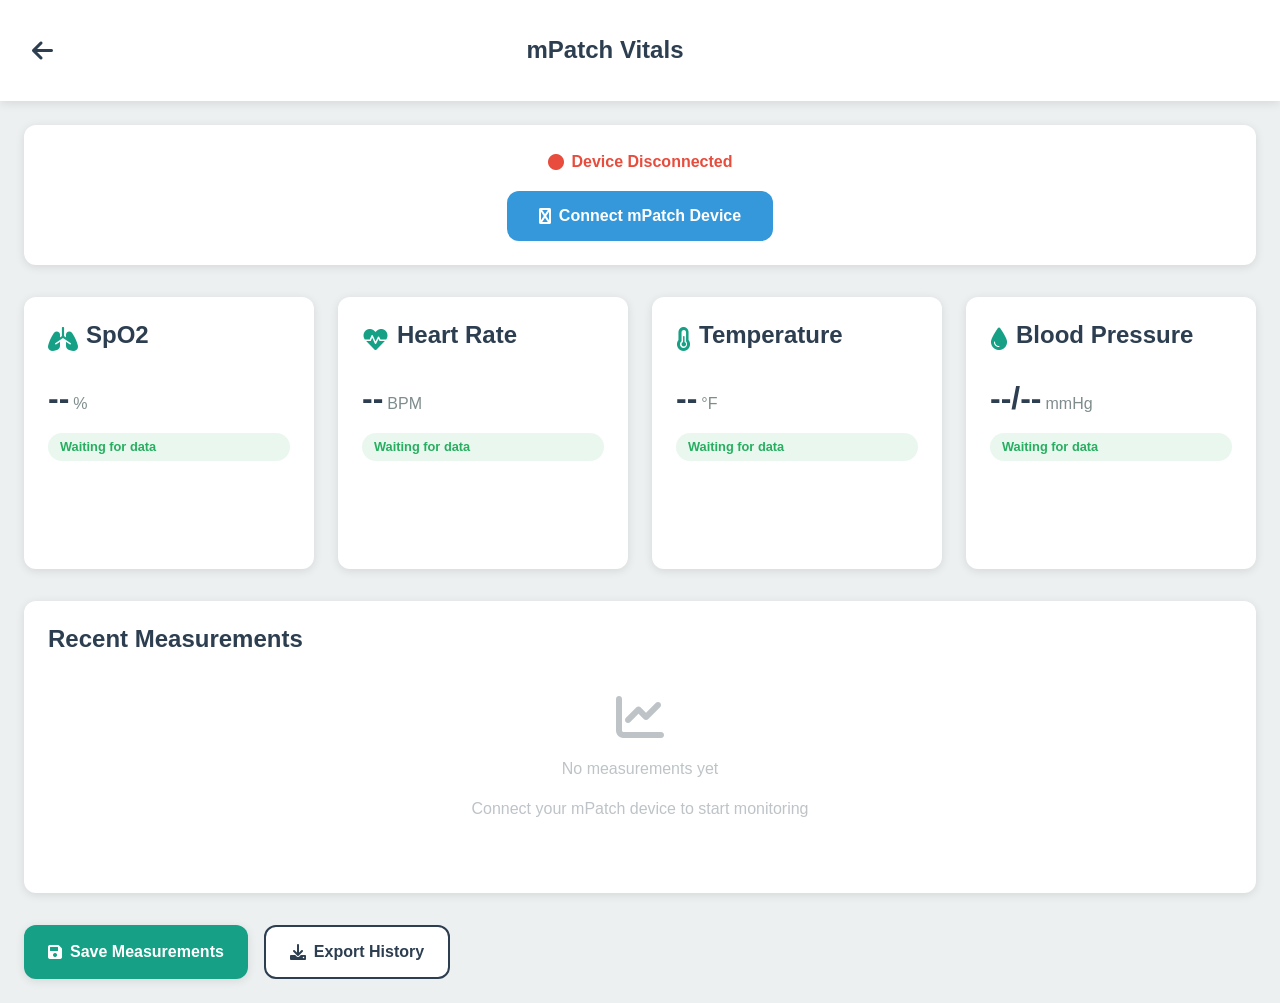
<file: static/vitals.html>
<!DOCTYPE html>
<html lang="en">
<head>
    <meta charset="UTF-8">
    <meta name="viewport" content="width=device-width, initial-scale=1.0">
    <title>AI-nemia - mPatch Vitals</title>
    <link rel="stylesheet" href="styles.css">
    <link href="https://cdnjs.cloudflare.com/ajax/libs/font-awesome/6.0.0/css/all.min.css" rel="stylesheet">
</head>
<body>
    <div class="page-container">
        <header class="page-header">
            <button class="back-btn" onclick="navigateTo('dashboard.html')">
                <i class="fas fa-arrow-left"></i>
            </button>
            <h1 data-en="mPatch Vitals" data-hi="mPatch वाइटल्स">mPatch Vitals</h1>
            <div class="language-selector">
                <select id="languageSelect" onchange="changeLanguage()">
                    <option value="en">English</option>
                    <option value="hi">हिंदी</option>
                    <option value="te">తెలుగు</option>
                </select>
            </div>
        </header>
        
        <div class="vitals-content">
            <div class="connection-status" id="connectionStatus">
                <div class="status-indicator disconnected">
                    <i class="fas fa-circle"></i>
                    <span data-en="Device Disconnected" data-hi="डिवाइस डिस्कनेक्ट हो गया">Device Disconnected</span>
                </div>
                <button class="connect-btn" onclick="connectDevice()">
                    <i class="fas fa-bluetooth"></i>
                    <span data-en="Connect mPatch Device" data-hi="mPatch डिवाइस कनेक्ट करें">Connect mPatch Device</span>
                </button>
            </div>
            
            <div class="vitals-grid">
                <div class="vital-card">
                    <div class="vital-header">
                        <i class="fas fa-lungs vital-icon"></i>
                        <h3>SpO2</h3>
                    </div>
                    <div class="vital-value">
                        <span class="value" id="spo2Value">--</span>
                        <span class="unit">%</span>
                    </div>
                    <div class="vital-status normal" id="spo2Status" data-en="Waiting for data" data-hi="डेटा का इंतजार कर रहे हैं">Waiting for data</div>
                    <div class="vital-trend">
                        <canvas id="spo2Chart" width="200" height="60"></canvas>
                    </div>
                </div>
                
                <div class="vital-card">
                    <div class="vital-header">
                        <i class="fas fa-heartbeat vital-icon"></i>
                        <h3 data-en="Heart Rate" data-hi="हृदय गति">Heart Rate</h3>
                    </div>
                    <div class="vital-value">
                        <span class="value" id="heartRateValue">--</span>
                        <span class="unit">BPM</span>
                    </div>
                    <div class="vital-status normal" id="heartRateStatus" data-en="Waiting for data" data-hi="डेटा का इंतजार कर रहे हैं">Waiting for data</div>
                    <div class="vital-trend">
                        <canvas id="heartRateChart" width="200" height="60"></canvas>
                    </div>
                </div>
                
                <div class="vital-card">
                    <div class="vital-header">
                        <i class="fas fa-thermometer-half vital-icon"></i>
                        <h3 data-en="Temperature" data-hi="तापमान">Temperature</h3>
                    </div>
                    <div class="vital-value">
                        <span class="value" id="temperatureValue">--</span>
                        <span class="unit">°F</span>
                    </div>
                    <div class="vital-status normal" id="temperatureStatus" data-en="Waiting for data" data-hi="डेटा का इंतजार कर रहे हैं">Waiting for data</div>
                    <div class="vital-trend">
                        <canvas id="temperatureChart" width="200" height="60"></canvas>
                    </div>
                </div>
                
                <div class="vital-card">
                    <div class="vital-header">
                        <i class="fas fa-tint vital-icon"></i>
                        <h3 data-en="Blood Pressure" data-hi="रक्तचाप">Blood Pressure</h3>
                    </div>
                    <div class="vital-value">
                        <span class="value" id="bpValue">--/--</span>
                        <span class="unit">mmHg</span>
                    </div>
                    <div class="vital-status normal" id="bpStatus" data-en="Waiting for data" data-hi="डेटा का इंतजार कर रहे हैं">Waiting for data</div>
                    <div class="vital-trend">
                        <canvas id="bpChart" width="200" height="60"></canvas>
                    </div>
                </div>
            </div>
            
            <div class="measurement-history">
                <h3 data-en="Recent Measurements" data-hi="हाल की माप">Recent Measurements</h3>
                <div class="history-list" id="historyList">
                    <div class="no-data">
                        <i class="fas fa-chart-line"></i>
                        <p data-en="No measurements yet" data-hi="अभी तक कोई माप नहीं">No measurements yet</p>
                        <p data-en="Connect your mPatch device to start monitoring" data-hi="निगरानी शुरू करने के लिए अपना mPatch डिवाइस कनेक्ट करें">Connect your mPatch device to start monitoring</p>
                    </div>
                </div>
            </div>
            
            <div class="action-buttons">
                <button class="primary-btn" onclick="saveVitals()" disabled id="saveBtn">
                    <i class="fas fa-save"></i>
                    <span data-en="Save Measurements" data-hi="माप सेव करें">Save Measurements</span>
                </button>
                <button class="secondary-btn" onclick="exportVitals()">
                    <i class="fas fa-download"></i>
                    <span data-en="Export History" data-hi="इतिहास निर्यात करें">Export History</span>
                </button>
            </div>
        </div>
    </div>
    
    <script src="script.js"></script>
    <script>
        let isConnected = false;
        let vitalsInterval = null;
        let measurements = [];
        
        function connectDevice() {
            const connectBtn = document.querySelector('.connect-btn');
            const statusIndicator = document.querySelector('.status-indicator');
            const currentLang = localStorage.getItem('app_language') || 'en';
            
            // Show connecting state
            const connectingText = currentLang === 'hi' ? 'कनेक्ट कर रहे हैं...' : 'Connecting...';
            connectBtn.innerHTML = `<i class="fas fa-spinner fa-spin"></i> ${connectingText}`;
            connectBtn.disabled = true;
            
            // Simulate connection process
            setTimeout(() => {
                isConnected = true;
                statusIndicator.className = 'status-indicator connected';
                
                const connectedText = currentLang === 'hi' ? 'डिवाइस कनेक्ट हो गया' : 'Device Connected';
                statusIndicator.innerHTML = `<i class="fas fa-circle"></i><span>${connectedText}</span>`;
                
                const disconnectText = currentLang === 'hi' ? 'डिवाइस डिस्कनेक्ट करें' : 'Disconnect Device';
                connectBtn.innerHTML = `<i class="fas fa-unlink"></i> ${disconnectText}`;
                connectBtn.onclick = disconnectDevice;
                connectBtn.disabled = false;
                
                // Start generating mock vital signs
                startVitalsMonitoring();
                const successText = currentLang === 'hi' ? 'mPatch डिवाइस सफलतापूर्वक कनेक्ट हो गया!' : 'mPatch device connected successfully!';
                showNotification(successText);
            }, 2000);
        }
        
        function disconnectDevice() {
            isConnected = false;
            const connectBtn = document.querySelector('.connect-btn');
            const statusIndicator = document.querySelector('.status-indicator');
            const currentLang = localStorage.getItem('app_language') || 'en';
            
            statusIndicator.className = 'status-indicator disconnected';
            const disconnectedText = currentLang === 'hi' ? 'डिवाइस डिस्कनेक्ट हो गया' : 'Device Disconnected';
            statusIndicator.innerHTML = `<i class="fas fa-circle"></i><span>${disconnectedText}</span>`;
            
            const connectText = currentLang === 'hi' ? 'mPatch डिवाइस कनेक्ट करें' : 'Connect mPatch Device';
            connectBtn.innerHTML = `<i class="fas fa-bluetooth"></i> ${connectText}`;
            connectBtn.onclick = connectDevice;
            
            // Stop monitoring
            if (vitalsInterval) {
                clearInterval(vitalsInterval);
                vitalsInterval = null;
            }
            
            // Reset display
            resetVitalsDisplay();
            const disconnectNotification = currentLang === 'hi' ? 'डिवाइस डिस्कनेक्ट हो गया' : 'Device disconnected';
            showNotification(disconnectNotification);
        }
        
        function startVitalsMonitoring() {
            vitalsInterval = setInterval(() => {
                if (isConnected) {
                    generateMockVitals();
                }
            }, 5000); // Update every 5 seconds
            
            document.getElementById('saveBtn').disabled = false;
        }
        
        function generateMockVitals() {
            const timestamp = new Date();
            
            // Generate realistic vital signs
            const spo2 = 95 + Math.floor(Math.random() * 5); // 95-99%
            const heartRate = 70 + Math.floor(Math.random() * 30); // 70-100 BPM
            const temperature = 98.0 + (Math.random() * 2); // 98.0-100.0°F
            const systolic = 110 + Math.floor(Math.random() * 20); // 110-130
            const diastolic = 70 + Math.floor(Math.random() * 10); // 70-80
            
            // Update display
            document.getElementById('spo2Value').textContent = spo2;
            document.getElementById('heartRateValue').textContent = heartRate;
            document.getElementById('temperatureValue').textContent = temperature.toFixed(1);
            document.getElementById('bpValue').textContent = `${systolic}/${diastolic}`;
            
            // Update status
            updateVitalStatus('spo2', spo2, 95, 100);
            updateVitalStatus('heartRate', heartRate, 60, 100);
            updateVitalStatus('temperature', temperature, 97.0, 99.5);
            updateVitalStatus('bp', systolic, 90, 140);
            
            // Store measurement
            const measurement = {
                timestamp: timestamp.toISOString(),
                spo2,
                heartRate,
                temperature,
                bloodPressure: `${systolic}/${diastolic}`
            };
            
            measurements.push(measurement);
            if (measurements.length > 50) {
                measurements = measurements.slice(-50); // Keep only last 50 measurements
            }
            
            updateHistoryDisplay();
        }
        
        function updateVitalStatus(type, value, min, max) {
            const statusElement = document.getElementById(`${type}Status`);
            const currentLang = localStorage.getItem('app_language') || 'en';
            
            if (value < min || value > max) {
                statusElement.className = 'vital-status warning';
                const attentionText = currentLang === 'hi' ? 'ध्यान देने की जरूरत' : 'Attention needed';
                statusElement.textContent = attentionText;
            } else {
                statusElement.className = 'vital-status normal';
                const normalText = currentLang === 'hi' ? 'सामान्य' : 'Normal';
                statusElement.textContent = normalText;
            }
        }
        
        function updateHistoryDisplay() {
            const historyList = document.getElementById('historyList');
            if (measurements.length === 0) return;
            
            const recent = measurements.slice(-5).reverse(); // Show last 5 measurements
            historyList.innerHTML = recent.map(m => {
                const time = new Date(m.timestamp).toLocaleTimeString();
                return `<div class="history-item">
                    <div class="history-time">${time}</div>
                    <div class="history-values">
                        <span>SpO2: ${m.spo2}%</span>
                        <span>HR: ${m.heartRate} BPM</span>
                        <span>Temp: ${m.temperature.toFixed(1)}°F</span>
                        <span>BP: ${m.bloodPressure}</span>
                    </div>
                </div>`;
            }).join('');
        }
        
        function saveVitals() {
            if (measurements.length === 0) {
                const currentLang = localStorage.getItem('app_language') || 'en';
                const noDataText = currentLang === 'hi' ? 'सेव करने के लिए कोई माप नहीं' : 'No measurements to save';
                showNotification(noDataText);
                return;
            }
            
            const report = {
                id: Date.now(),
                date: new Date().toISOString(),
                type: 'Vital Signs',
                measurements: measurements,
                summary: {
                    avgSpO2: Math.round(measurements.reduce((sum, m) => sum + m.spo2, 0) / measurements.length),
                    avgHeartRate: Math.round(measurements.reduce((sum, m) => sum + m.heartRate, 0) / measurements.length),
                    avgTemperature: (measurements.reduce((sum, m) => sum + m.temperature, 0) / measurements.length).toFixed(1)
                }
            };
            
            saveReportToStorage(report);
            const currentLang = localStorage.getItem('app_language') || 'en';
            const successText = currentLang === 'hi' ? 'वाइटल साइन्स सफलतापूर्वक सेव हो गए!' : 'Vital signs saved successfully!';
            showNotification(successText);
        }
        
        function exportVitals() {
            if (measurements.length === 0) {
                const currentLang = localStorage.getItem('app_language') || 'en';
                const noDataText = currentLang === 'hi' ? 'निर्यात करने के लिए कोई डेटा नहीं' : 'No data to export';
                showNotification(noDataText);
                return;
            }
            
            let csvContent = "data:text/csv;charset=utf-8,";
            csvContent += "Timestamp,SpO2 (%),Heart Rate (BPM),Temperature (°F),Blood Pressure (mmHg)\n";
            
            measurements.forEach(m => {
                csvContent += `${m.timestamp},${m.spo2},${m.heartRate},${m.temperature.toFixed(1)},${m.bloodPressure}\n`;
            });
            
            const encodedUri = encodeURI(csvContent);
            const link = document.createElement("a");
            link.setAttribute("href", encodedUri);
            link.setAttribute("download", `vitals_${new Date().toISOString().split('T')[0]}.csv`);
            document.body.appendChild(link);
            link.click();
            document.body.removeChild(link);
        }
        
        function resetVitalsDisplay() {
            document.getElementById('spo2Value').textContent = '--';
            document.getElementById('heartRateValue').textContent = '--';
            document.getElementById('temperatureValue').textContent = '--';
            document.getElementById('bpValue').textContent = '--/--';
            
            const currentLang = localStorage.getItem('app_language') || 'en';
            const waitingText = currentLang === 'hi' ? 'डेटा का इंतजार कर रहे हैं' : 'Waiting for data';
            
            document.querySelectorAll('.vital-status').forEach(status => {
                status.className = 'vital-status normal';
                status.textContent = waitingText;
            });
            
            document.getElementById('saveBtn').disabled = true;
            measurements = [];
            
            const historyList = document.getElementById('historyList');
            const noMeasurementsText = currentLang === 'hi' ? 'अभी तक कोई माप नहीं' : 'No measurements yet';
            const connectDeviceText = currentLang === 'hi' ? 'निगरानी शुरू करने के लिए अपना mPatch डिवाइस कनेक्ट करें' : 'Connect your mPatch device to start monitoring';
            
            historyList.innerHTML = `<div class="no-data">
                <i class="fas fa-chart-line"></i>
                <p>${noMeasurementsText}</p>
                <p>${connectDeviceText}</p>
            </div>`;
        }
    </script>
</body>
</html>
</file>
<file: static/styles.css>
/* Reset and Base Styles */
* {
    margin: 0;
    padding: 0;
    box-sizing: border-box;
}

body {
    font-family: 'Segoe UI', Tahoma, Geneva, Verdana, sans-serif;
    line-height: 1.6;
    color: #2C3E50;
    background-color: #F8F9FA;
    overflow-x: hidden;
}

/* Color Variables */
:root {
    --primary-color: #2C3E50;
    --secondary-color: #16A085;
    --accent-color: #3498DB;
    --success-color: #27AE60;
    --warning-color: #F39C12;
    --error-color: #E74C3C;
    --light-gray: #ECF0F1;
    --medium-gray: #BDC3C7;
    --dark-gray: #7F8C8D;
    --white: #FFFFFF;
    --shadow: 0 2px 10px rgba(0, 0, 0, 0.1);
    --border-radius: 12px;
    --transition: all 0.3s ease;
}

/* Typography */
h1, h2, h3, h4, h5, h6 {
    font-weight: 600;
    line-height: 1.2;
    margin-bottom: 0.5rem;
}

h1 { font-size: 2rem; }
h2 { font-size: 1.75rem; }
h3 { font-size: 1.5rem; }
h4 { font-size: 1.25rem; }

p {
    margin-bottom: 1rem;
    line-height: 1.5;
}

/* Splash Screen */
.splash-container {
    min-height: 100vh;
    display: flex;
    align-items: center;
    justify-content: center;
    background: linear-gradient(135deg, var(--primary-color) 0%, var(--secondary-color) 100%);
    color: var(--white);
    text-align: center;
    padding: 2rem;
}

.splash-content {
    max-width: 400px;
    width: 100%;
}

.logo-section {
    margin-bottom: 3rem;
}

.logo-icon {
    font-size: 4rem;
    margin-bottom: 1rem;
    color: var(--white);
    animation: pulse 2s infinite;
}

.app-title {
    font-size: 3rem;
    font-weight: 700;
    margin-bottom: 0.5rem;
    text-shadow: 2px 2px 4px rgba(0, 0, 0, 0.3);
}

.app-subtitle {
    font-size: 1.1rem;
    opacity: 0.9;
    margin-bottom: 2rem;
}

.illustration {
    margin: 2rem 0;
}

.pregnant-woman-icon {
    position: relative;
    font-size: 3rem;
    margin-bottom: 2rem;
}

.scanning-animation {
    position: absolute;
    top: -10px;
    right: -10px;
    font-size: 1.5rem;
    animation: scan 2s infinite;
}

.button-group {
    display: flex;
    flex-direction: column;
    gap: 1rem;
    margin-bottom: 2rem;
}

.language-selector {
    margin-top: 2rem;
}

.language-selector select {
    background: rgba(255, 255, 255, 0.2);
    border: 1px solid rgba(255, 255, 255, 0.3);
    color: var(--white);
    padding: 0.5rem 1rem;
    border-radius: var(--border-radius);
    font-size: 1rem;
}

/* Buttons */
.primary-btn, .secondary-btn, .ghost-btn, .danger-btn {
    display: inline-flex;
    align-items: center;
    justify-content: center;
    gap: 0.5rem;
    padding: 1rem 1.5rem;
    border: none;
    border-radius: var(--border-radius);
    font-size: 1rem;
    font-weight: 600;
    text-decoration: none;
    cursor: pointer;
    transition: var(--transition);
    min-height: 48px;
    text-align: center;
}

.primary-btn {
    background: var(--secondary-color);
    color: var(--white);
    box-shadow: var(--shadow);
}

.primary-btn:hover {
    background: #138D75;
    transform: translateY(-2px);
    box-shadow: 0 4px 15px rgba(22, 160, 133, 0.3);
}

.secondary-btn {
    background: var(--white);
    color: var(--primary-color);
    border: 2px solid var(--primary-color);
}

.secondary-btn:hover {
    background: var(--primary-color);
    color: var(--white);
}

.ghost-btn {
    background: transparent;
    color: var(--white);
    border: 2px solid rgba(255, 255, 255, 0.5);
}

.ghost-btn:hover {
    background: rgba(255, 255, 255, 0.1);
    border-color: var(--white);
}

.danger-btn {
    background: var(--error-color);
    color: var(--white);
}

.danger-btn:hover {
    background: #C0392B;
}

.full-width {
    width: 100%;
}

/* Auth Page */
.auth-container {
    min-height: 100vh;
    padding: 2rem;
    background: linear-gradient(135deg, var(--light-gray) 0%, var(--white) 100%);
}

.auth-header {
    display: flex;
    align-items: center;
    margin-bottom: 2rem;
    gap: 1rem;
}

.back-btn {
    background: none;
    border: none;
    font-size: 1.5rem;
    color: var(--primary-color);
    cursor: pointer;
    padding: 0.5rem;
    border-radius: 50%;
    transition: var(--transition);
}

.back-btn:hover {
    background: var(--light-gray);
}

.auth-title {
    color: var(--primary-color);
    font-size: 1.5rem;
}

.tab-container {
    background: var(--white);
    border-radius: var(--border-radius);
    box-shadow: var(--shadow);
    overflow: hidden;
    margin-bottom: 2rem;
}

.tab-buttons {
    display: flex;
    background: var(--light-gray);
}

.tab-btn {
    flex: 1;
    padding: 1rem;
    border: none;
    background: transparent;
    font-size: 1rem;
    font-weight: 600;
    color: var(--dark-gray);
    cursor: pointer;
    transition: var(--transition);
}

.tab-btn.active {
    background: var(--white);
    color: var(--primary-color);
}

.tab-content {
    display: none;
    padding: 2rem;
}

.tab-content.active {
    display: block;
}

.input-group {
    position: relative;
    margin-bottom: 1.5rem;
}

.input-group i {
    position: absolute;
    left: 1rem;
    top: 50%;
    transform: translateY(-50%);
    color: var(--medium-gray);
    z-index: 1;
}

.input-group input {
    width: 100%;
    padding: 1rem 1rem 1rem 3rem;
    border: 2px solid var(--light-gray);
    border-radius: var(--border-radius);
    font-size: 1rem;
    transition: var(--transition);
}

.input-group input:focus {
    outline: none;
    border-color: var(--secondary-color);
    box-shadow: 0 0 0 3px rgba(22, 160, 133, 0.1);
}

.guest-option {
    text-align: center;
    margin-top: 2rem;
}

/* Dashboard */
.dashboard-container {
    min-height: 100vh;
    padding: 1rem;
    background: var(--light-gray);
}

.dashboard-header {
    display: flex;
    justify-content: space-between;
    align-items: center;
    background: var(--white);
    padding: 1.5rem;
    border-radius: var(--border-radius);
    box-shadow: var(--shadow);
    margin-bottom: 2rem;
}

.welcome-section h2 {
    color: var(--primary-color);
    margin-bottom: 0.25rem;
}

.date-time {
    color: var(--dark-gray);
    font-size: 0.9rem;
}

.profile-btn {
    background: none;
    border: none;
    font-size: 2rem;
    color: var(--secondary-color);
    cursor: pointer;
    transition: var(--transition);
}

.profile-btn:hover {
    transform: scale(1.1);
}

.features-grid {
    display: grid;
    grid-template-columns: repeat(auto-fit, minmax(280px, 1fr));
    gap: 1.5rem;
}

.feature-card {
    background: var(--white);
    border-radius: var(--border-radius);
    padding: 1.5rem;
    box-shadow: var(--shadow);
    cursor: pointer;
    transition: var(--transition);
    position: relative;
    overflow: hidden;
}

.feature-card:hover {
    transform: translateY(-5px);
    box-shadow: 0 8px 25px rgba(0, 0, 0, 0.15);
}

.feature-card.primary {
    background: linear-gradient(135deg, var(--secondary-color), var(--accent-color));
    color: var(--white);
}

.card-icon {
    font-size: 2.5rem;
    margin-bottom: 1rem;
    color: var(--secondary-color);
}

.feature-card.primary .card-icon {
    color: var(--white);
}

.feature-card h3 {
    margin-bottom: 0.5rem;
    font-size: 1.25rem;
}

.feature-card p {
    color: var(--dark-gray);
    margin-bottom: 1rem;
    font-size: 0.9rem;
}

.feature-card.primary p {
    color: rgba(255, 255, 255, 0.9);
}

.card-arrow {
    position: absolute;
    top: 1rem;
    right: 1rem;
    font-size: 1.2rem;
    color: var(--medium-gray);
}

.feature-card.primary .card-arrow {
    color: rgba(255, 255, 255, 0.7);
}

/* Page Container */
.page-container {
    min-height: 100vh;
    background: var(--light-gray);
}

.page-header {
    display: flex;
    align-items: center;
    justify-content: space-between;
    background: var(--white);
    padding: 1rem 1.5rem;
    box-shadow: var(--shadow);
    position: sticky;
    top: 0;
    z-index: 100;
}

.page-header h1 {
    color: var(--primary-color);
    font-size: 1.5rem;
    margin: 0;
}

.edit-btn, .export-all-btn {
    background: none;
    border: none;
    font-size: 1.2rem;
    color: var(--secondary-color);
    cursor: pointer;
    padding: 0.5rem;
    border-radius: 50%;
    transition: var(--transition);
}

.edit-btn:hover, .export-all-btn:hover {
    background: var(--light-gray);
}

/* Detection Page */
.detection-content {
    padding: 1.5rem;
}

.instructions-card {
    background: var(--white);
    border-radius: var(--border-radius);
    padding: 1.5rem;
    margin-bottom: 2rem;
    box-shadow: var(--shadow);
}

.instructions-card h3 {
    color: var(--primary-color);
    margin-bottom: 1rem;
}

.instruction-tips {
    display: flex;
    gap: 1rem;
    margin-top: 1rem;
    flex-wrap: wrap;
}

.tip {
    display: flex;
    align-items: center;
    gap: 0.5rem;
    color: var(--dark-gray);
    font-size: 0.9rem;
}

.tip i {
    color: var(--secondary-color);
}

.camera-section {
    background: var(--white);
    border-radius: var(--border-radius);
    padding: 1.5rem;
    margin-bottom: 2rem;
    box-shadow: var(--shadow);
}

.image-preview {
    width: 100%;
    height: 200px;
    border: 2px dashed var(--medium-gray);
    border-radius: var(--border-radius);
    display: flex;
    flex-direction: column;
    align-items: center;
    justify-content: center;
    margin-bottom: 1.5rem;
    background: var(--light-gray);
}

.preview-icon {
    font-size: 3rem;
    color: var(--medium-gray);
    margin-bottom: 0.5rem;
}

.camera-buttons {
    display: flex;
    gap: 1rem;
    flex-wrap: wrap;
}

.analyze-btn {
    width: 100%;
    margin-top: 1rem;
}

.analyze-btn:disabled {
    background: var(--medium-gray);
    cursor: not-allowed;
}

.results-section {
    background: var(--white);
    border-radius: var(--border-radius);
    padding: 1.5rem;
    box-shadow: var(--shadow);
}

.result-card {
    text-align: center;
}

.risk-indicator {
    margin-bottom: 2rem;
}

.risk-level {
    font-size: 1.5rem;
    font-weight: 700;
    margin-bottom: 0.5rem;
}

.confidence {
    color: var(--dark-gray);
    font-size: 1.1rem;
}

.result-details h4 {
    color: var(--primary-color);
    margin-bottom: 1rem;
}

.action-buttons {
    display: flex;
    gap: 1rem;
    margin-top: 2rem;
    flex-wrap: wrap;
}

/* Vitals Page */
.vitals-content {
    padding: 1.5rem;
}

.connection-status {
    background: var(--white);
    border-radius: var(--border-radius);
    padding: 1.5rem;
    margin-bottom: 2rem;
    box-shadow: var(--shadow);
    text-align: center;
}

.status-indicator {
    display: flex;
    align-items: center;
    justify-content: center;
    gap: 0.5rem;
    margin-bottom: 1rem;
    font-weight: 600;
}

.status-indicator.connected {
    color: var(--success-color);
}

.status-indicator.disconnected {
    color: var(--error-color);
}

.connect-btn {
    background: var(--accent-color);
    color: var(--white);
    border: none;
    padding: 1rem 2rem;
    border-radius: var(--border-radius);
    font-size: 1rem;
    font-weight: 600;
    cursor: pointer;
    transition: var(--transition);
    display: flex;
    align-items: center;
    gap: 0.5rem;
    margin: 0 auto;
}

.connect-btn:hover {
    background: #2980B9;
}

.vitals-grid {
    display: grid;
    grid-template-columns: repeat(auto-fit, minmax(250px, 1fr));
    gap: 1.5rem;
    margin-bottom: 2rem;
}

.vital-card {
    background: var(--white);
    border-radius: var(--border-radius);
    padding: 1.5rem;
    box-shadow: var(--shadow);
}

.vital-header {
    display: flex;
    align-items: center;
    gap: 0.5rem;
    margin-bottom: 1rem;
}

.vital-icon {
    font-size: 1.5rem;
    color: var(--secondary-color);
}

.vital-value {
    display: flex;
    align-items: baseline;
    gap: 0.25rem;
    margin-bottom: 0.5rem;
}

.vital-value .value {
    font-size: 2rem;
    font-weight: 700;
    color: var(--primary-color);
}

.vital-value .unit {
    font-size: 1rem;
    color: var(--dark-gray);
}

.vital-status {
    padding: 0.25rem 0.75rem;
    border-radius: 20px;
    font-size: 0.8rem;
    font-weight: 600;
    margin-bottom: 1rem;
}

.vital-status.normal {
    background: rgba(39, 174, 96, 0.1);
    color: var(--success-color);
}

.vital-status.warning {
    background: rgba(243, 156, 18, 0.1);
    color: var(--warning-color);
}

.measurement-history {
    background: var(--white);
    border-radius: var(--border-radius);
    padding: 1.5rem;
    margin-bottom: 2rem;
    box-shadow: var(--shadow);
}

.history-list {
    max-height: 300px;
    overflow-y: auto;
}

.history-item {
    display: flex;
    justify-content: space-between;
    align-items: center;
    padding: 1rem;
    border-bottom: 1px solid var(--light-gray);
}

.history-time {
    font-weight: 600;
    color: var(--primary-color);
}

.history-values {
    display: flex;
    gap: 1rem;
    font-size: 0.9rem;
    color: var(--dark-gray);
}

.no-data {
    text-align: center;
    color: var(--medium-gray);
    padding: 2rem;
}

.no-data i {
    font-size: 3rem;
    margin-bottom: 1rem;
}

/* Nutrition Page */
.nutrition-content {
    padding: 1.5rem;
}

.iron-reminder-card {
    background: var(--white);
    border-radius: var(--border-radius);
    padding: 1.5rem;
    margin-bottom: 2rem;
    box-shadow: var(--shadow);
}

.reminder-header {
    display: flex;
    align-items: center;
    gap: 0.5rem;
    margin-bottom: 1.5rem;
}

.reminder-header i {
    font-size: 1.5rem;
    color: var(--secondary-color);
}

.reminder-controls {
    display: flex;
    justify-content: space-between;
    align-items: center;
    margin-bottom: 1.5rem;
    flex-wrap: wrap;
    gap: 1rem;
}

.reminder-time label {
    display: block;
    margin-bottom: 0.5rem;
    font-weight: 600;
    color: var(--primary-color);
}

.reminder-time input {
    padding: 0.5rem;
    border: 2px solid var(--light-gray);
    border-radius: var(--border-radius);
    font-size: 1rem;
}

.reminder-toggle {
    display: flex;
    align-items: center;
    gap: 0.5rem;
}

.switch {
    position: relative;
    display: inline-block;
    width: 60px;
    height: 34px;
}

.switch input {
    opacity: 0;
    width: 0;
    height: 0;
}

.slider {
    position: absolute;
    cursor: pointer;
    top: 0;
    left: 0;
    right: 0;
    bottom: 0;
    background-color: var(--medium-gray);
    transition: var(--transition);
    border-radius: 34px;
}

.slider:before {
    position: absolute;
    content: "";
    height: 26px;
    width: 26px;
    left: 4px;
    bottom: 4px;
    background-color: white;
    transition: var(--transition);
    border-radius: 50%;
}

input:checked + .slider {
    background-color: var(--secondary-color);
}

input:checked + .slider:before {
    transform: translateX(26px);
}

.today-iron {
    text-align: center;
}

.pill-btn {
    background: var(--light-gray);
    border: 2px solid var(--medium-gray);
    border-radius: var(--border-radius);
    padding: 1rem 2rem;
    font-size: 1rem;
    cursor: pointer;
    transition: var(--transition);
    display: flex;
    align-items: center;
    gap: 0.5rem;
    margin: 1rem auto 0;
}

.pill-btn.taken {
    background: var(--success-color);
    color: var(--white);
    border-color: var(--success-color);
}

.nutrition-tracker {
    background: var(--white);
    border-radius: var(--border-radius);
    padding: 1.5rem;
    margin-bottom: 2rem;
    box-shadow: var(--shadow);
}

.week-selector {
    display: flex;
    align-items: center;
    justify-content: center;
    gap: 1rem;
    margin-bottom: 2rem;
}

.week-nav {
    background: none;
    border: none;
    font-size: 1.2rem;
    color: var(--secondary-color);
    cursor: pointer;
    padding: 0.5rem;
    border-radius: 50%;
    transition: var(--transition);
}

.week-nav:hover {
    background: var(--light-gray);
}

.food-grid {
    overflow-x: auto;
}

.food-header {
    display: grid;
    grid-template-columns: 200px repeat(7, 60px);
    gap: 0.5rem;
    margin-bottom: 1rem;
    font-weight: 600;
    color: var(--primary-color);
}

.food-row {
    display: grid;
    grid-template-columns: 200px repeat(7, 60px);
    gap: 0.5rem;
    align-items: center;
    padding: 0.5rem 0;
    border-bottom: 1px solid var(--light-gray);
}

.food-item {
    display: flex;
    align-items: center;
    gap: 0.5rem;
}

.food-item i {
    color: var(--secondary-color);
    font-size: 1.2rem;
}

.food-name {
    font-weight: 600;
    color: var(--primary-color);
}

.food-nutrients {
    font-size: 0.8rem;
    color: var(--dark-gray);
}

.food-checkbox {
    display: flex;
    justify-content: center;
}

.checkbox-container {
    position: relative;
    cursor: pointer;
}

.checkbox-container input {
    opacity: 0;
    position: absolute;
}

.checkmark {
    height: 20px;
    width: 20px;
    background-color: var(--light-gray);
    border-radius: 4px;
    border: 2px solid var(--medium-gray);
    transition: var(--transition);
}

.checkbox-container input:checked ~ .checkmark {
    background-color: var(--success-color);
    border-color: var(--success-color);
}

.checkmark:after {
    content: "";
    position: absolute;
    display: none;
    left: 6px;
    top: 2px;
    width: 6px;
    height: 12px;
    border: solid white;
    border-width: 0 2px 2px 0;
    transform: rotate(45deg);
}

.checkbox-container input:checked ~ .checkmark:after {
    display: block;
}

.meal-logging {
    background: var(--white);
    border-radius: var(--border-radius);
    padding: 1.5rem;
    margin-bottom: 2rem;
    box-shadow: var(--shadow);
}

.meal-times {
    display: flex;
    gap: 0.5rem;
    margin-bottom: 1.5rem;
    flex-wrap: wrap;
}

.meal-btn {
    padding: 0.75rem 1rem;
    border: 2px solid var(--light-gray);
    background: var(--white);
    border-radius: var(--border-radius);
    cursor: pointer;
    transition: var(--transition);
    font-size: 0.9rem;
}

.meal-btn.active {
    background: var(--secondary-color);
    color: var(--white);
    border-color: var(--secondary-color);
}

.photo-capture {
    text-align: center;
}

.meal-preview {
    width: 100%;
    height: 150px;
    border: 2px dashed var(--medium-gray);
    border-radius: var(--border-radius);
    display: flex;
    flex-direction: column;
    align-items: center;
    justify-content: center;
    margin-bottom: 1rem;
    background: var(--light-gray);
}

.meal-history {
    background: var(--white);
    border-radius: var(--border-radius);
    padding: 1.5rem;
    box-shadow: var(--shadow);
}

.meals-list {
    display: flex;
    flex-direction: column;
    gap: 1rem;
}

.meal-item {
    display: flex;
    align-items: center;
    gap: 1rem;
    padding: 1rem;
    border: 1px solid var(--light-gray);
    border-radius: var(--border-radius);
}

.meal-image {
    width: 60px;
    height: 60px;
    border-radius: var(--border-radius);
    overflow: hidden;
}

.meal-image img {
    width: 100%;
    height: 100%;
    object-fit: cover;
}

.meal-info {
    flex: 1;
}

.meal-info h4 {
    margin-bottom: 0.25rem;
    color: var(--primary-color);
}

.meal-info p {
    color: var(--dark-gray);
    font-size: 0.9rem;
    margin: 0;
}

.delete-meal-btn {
    background: none;
    border: none;
    color: var(--error-color);
    cursor: pointer;
    padding: 0.5rem;
    border-radius: 50%;
    transition: var(--transition);
}

.delete-meal-btn:hover {
    background: rgba(231, 76, 60, 0.1);
}

.no-meals {
    text-align: center;
    color: var(--medium-gray);
    padding: 2rem;
}

/* Symptoms Page */
.symptoms-content {
    padding: 1.5rem;
}

.warning-notice {
    background: rgba(243, 156, 18, 0.1);
    border: 1px solid var(--warning-color);
    border-radius: var(--border-radius);
    padding: 1rem;
    margin-bottom: 2rem;
    display: flex;
    align-items: flex-start;
    gap: 0.5rem;
}

.warning-notice i {
    color: var(--warning-color);
    font-size: 1.2rem;
    margin-top: 0.1rem;
}

.symptoms-form {
    background: var(--white);
    border-radius: var(--border-radius);
    padding: 1.5rem;
    margin-bottom: 2rem;
    box-shadow: var(--shadow);
}

.symptom-question {
    margin-bottom: 2rem;
    padding-bottom: 1.5rem;
    border-bottom: 1px solid var(--light-gray);
}

.symptom-question:last-child {
    border-bottom: none;
}

.symptom-question h4 {
    color: var(--primary-color);
    margin-bottom: 1rem;
    font-size: 1.1rem;
}

.question-options {
    display: flex;
    gap: 1rem;
    flex-wrap: wrap;
}

.radio-option {
    display: flex;
    align-items: center;
    gap: 0.5rem;
    cursor: pointer;
    padding: 0.5rem 1rem;
    border-radius: var(--border-radius);
    transition: var(--transition);
}

.radio-option:hover {
    background: var(--light-gray);
}

.radio-custom {
    width: 20px;
    height: 20px;
    border: 2px solid var(--medium-gray);
    border-radius: 50%;
    position: relative;
    transition: var(--transition);
}

.radio-option input:checked + .radio-custom {
    border-color: var(--secondary-color);
}

.radio-option input:checked + .radio-custom:after {
    content: '';
    width: 10px;
    height: 10px;
    border-radius: 50%;
    background: var(--secondary-color);
    position: absolute;
    top: 50%;
    left: 50%;
    transform: translate(-50%, -50%);
}

.risk-card {
    text-align: center;
    margin-bottom: 2rem;
}

.risk-header {
    display: flex;
    align-items: center;
    justify-content: center;
    gap: 0.5rem;
    margin-bottom: 1.5rem;
}

.risk-level-display {
    margin-bottom: 2rem;
}

.risk-indicator {
    display: flex;
    align-items: center;
    justify-content: center;
    gap: 0.5rem;
    font-size: 1.5rem;
    font-weight: 700;
    margin-bottom: 0.5rem;
}

.risk-score {
    color: var(--dark-gray);
    font-size: 1.1rem;
}

.positive-symptoms ul {
    list-style: none;
    text-align: left;
    max-width: 400px;
    margin: 0 auto;
}

.positive-symptoms li {
    padding: 0.5rem 0;
    border-bottom: 1px solid var(--light-gray);
}

.recommendations-card {
    background: var(--light-gray);
    border-radius: var(--border-radius);
    padding: 1.5rem;
    margin-bottom: 2rem;
}

.recommendations-header {
    display: flex;
    align-items: center;
    gap: 0.5rem;
    margin-bottom: 1rem;
}

.recommendations-list {
    list-style: none;
}

.recommendations-list li {
    display: flex;
    align-items: flex-start;
    gap: 0.5rem;
    padding: 0.5rem 0;
}

.recommendations-list i {
    color: var(--success-color);
    margin-top: 0.2rem;
}

.emergency-contact {
    margin-bottom: 2rem;
}

.emergency-card {
    background: rgba(231, 76, 60, 0.1);
    border: 2px solid var(--error-color);
    border-radius: var(--border-radius);
    padding: 1.5rem;
}

.emergency-header {
    display: flex;
    align-items: center;
    justify-content: center;
    gap: 0.5rem;
    margin-bottom: 1.5rem;
    color: var(--error-color);
}

.emergency-buttons {
    display: flex;
    flex-direction: column;
    gap: 1rem;
}

.emergency-btn {
    background: var(--error-color);
    color: var(--white);
    border: none;
    padding: 1rem;
    border-radius: var(--border-radius);
    font-size: 1rem;
    font-weight: 600;
    cursor: pointer;
    transition: var(--transition);
    display: flex;
    align-items: center;
    justify-content: center;
    gap: 0.5rem;
}

.emergency-btn:hover {
    background: #C0392B;
}

/* Reports Page */
.reports-content {
    padding: 1.5rem;
}

.reports-summary {
    margin-bottom: 2rem;
}

.summary-card {
    background: var(--white);
    border-radius: var(--border-radius);
    padding: 1.5rem;
    box-shadow: var(--shadow);
    display: flex;
    justify-content: space-around;
    flex-wrap: wrap;
    gap: 1rem;
}

.summary-item {
    display: flex;
    align-items: center;
    gap: 1rem;
    text-align: center;
}

.summary-item i {
    font-size: 2rem;
    color: var(--secondary-color);
}

.summary-item h3 {
    font-size: 1.5rem;
    color: var(--primary-color);
    margin: 0;
}

.summary-item p {
    color: var(--dark-gray);
    margin: 0;
    font-size: 0.9rem;
}

.filter-section {
    background: var(--white);
    border-radius: var(--border-radius);
    padding: 1.5rem;
    margin-bottom: 2rem;
    box-shadow: var(--shadow);
}

.filter-controls {
    display: flex;
    gap: 1rem;
    align-items: center;
    flex-wrap: wrap;
}

.filter-controls select {
    padding: 0.5rem;
    border: 2px solid var(--light-gray);
    border-radius: var(--border-radius);
    font-size: 1rem;
    background: var(--white);
}

.search-btn {
    background: var(--secondary-color);
    color: var(--white);
    border: none;
    padding: 0.5rem 1rem;
    border-radius: var(--border-radius);
    cursor: pointer;
    transition: var(--transition);
}

.search-btn:hover {
    background: #138D75;
}

#searchInput {
    width: 100%;
    padding: 0.75rem;
    border: 2px solid var(--light-gray);
    border-radius: var(--border-radius);
    font-size: 1rem;
    margin-top: 1rem;
}

.reports-list {
    display: flex;
    flex-direction: column;
    gap: 1rem;
}

.report-item {
    background: var(--white);
    border-radius: var(--border-radius);
    padding: 1.5rem;
    box-shadow: var(--shadow);
    cursor: pointer;
    transition: var(--transition);
    display: flex;
    align-items: center;
    gap: 1rem;
}

.report-item:hover {
    transform: translateY(-2px);
    box-shadow: 0 4px 15px rgba(0, 0, 0, 0.1);
}

.report-icon {
    font-size: 1.5rem;
    color: var(--secondary-color);
    width: 40px;
    text-align: center;
}

.report-details {
    flex: 1;
}

.report-details h4 {
    color: var(--primary-color);
    margin-bottom: 0.25rem;
}

.report-date {
    color: var(--dark-gray);
    font-size: 0.9rem;
    margin: 0;
}

.report-risk {
    font-size: 0.8rem;
    font-weight: 600;
    margin: 0.25rem 0 0 0;
}

.report-risk.normal {
    color: var(--success-color);
}

.report-risk.moderate-risk {
    color: var(--warning-color);
}

.report-risk.high-risk {
    color: var(--error-color);
}

.report-bodypart {
    font-size: 0.8rem;
    color: var(--dark-gray);
    margin: 0;
}

.report-actions {
    display: flex;
    gap: 0.5rem;
}

.action-btn {
    background: none;
    border: none;
    color: var(--medium-gray);
    cursor: pointer;
    padding: 0.5rem;
    border-radius: 50%;
    transition: var(--transition);
}

.action-btn:hover {
    background: var(--light-gray);
    color: var(--primary-color);
}

.no-reports {
    text-align: center;
    background: var(--white);
    border-radius: var(--border-radius);
    padding: 3rem;
    box-shadow: var(--shadow);
}

.no-reports i {
    font-size: 4rem;
    color: var(--medium-gray);
    margin-bottom: 1rem;
}

.no-reports h3 {
    color: var(--primary-color);
    margin-bottom: 1rem;
}

/* Modal */
.modal {
    display: none;
    position: fixed;
    z-index: 1000;
    left: 0;
    top: 0;
    width: 100%;
    height: 100%;
    background-color: rgba(0, 0, 0, 0.5);
    align-items: center;
    justify-content: center;
    padding: 1rem;
}

.modal-content {
    background: var(--white);
    border-radius: var(--border-radius);
    max-width: 500px;
    width: 100%;
    max-height: 90vh;
    overflow-y: auto;
    box-shadow: 0 10px 30px rgba(0, 0, 0, 0.3);
}

.modal-header {
    display: flex;
    justify-content: space-between;
    align-items: center;
    padding: 1.5rem;
    border-bottom: 1px solid var(--light-gray);
}

.modal-header h3 {
    color: var(--primary-color);
    margin: 0;
}

.close-btn {
    background: none;
    border: none;
    font-size: 1.5rem;
    color: var(--medium-gray);
    cursor: pointer;
    padding: 0.25rem;
    border-radius: 50%;
    transition: var(--transition);
}

.close-btn:hover {
    background: var(--light-gray);
    color: var(--primary-color);
}

.modal-body {
    padding: 1.5rem;
}

.modal-footer {
    display: flex;
    justify-content: flex-end;
    gap: 1rem;
    padding: 1.5rem;
    border-top: 1px solid var(--light-gray);
}

.report-detail h4 {
    color: var(--primary-color);
    margin-bottom: 1rem;
}

.report-detail p {
    margin-bottom: 0.5rem;
}

.report-image {
    margin-top: 1rem;
    text-align: center;
}

.report-image img {
    max-width: 100%;
    height: auto;
    border-radius: var(--border-radius);
}

/* Pregnancy Page */
.pregnancy-content {
    padding: 1.5rem;
}

.pregnancy-overview {
    display: grid;
    gap: 1.5rem;
    margin-bottom: 2rem;
}

.current-week-card {
    background: linear-gradient(135deg, var(--secondary-color), var(--accent-color));
    color: var(--white);
    border-radius: var(--border-radius);
    padding: 2rem;
    box-shadow: var(--shadow);
}

.week-display {
    margin-bottom: 2rem;
}

.week-number {
    font-size: 2.5rem;
    font-weight: 700;
    margin-bottom: 1rem;
}

.week-progress {
    margin-bottom: 1rem;
}

.progress-bar {
    width: 100%;
    height: 8px;
    background: rgba(255, 255, 255, 0.3);
    border-radius: 4px;
    overflow: hidden;
    margin-bottom: 0.5rem;
}

.progress-fill {
    height: 100%;
    background: var(--white);
    transition: width 0.3s ease;
}

.baby-visualization {
    display: flex;
    align-items: center;
    gap: 1.5rem;
}

.baby-icon {
    font-size: 3rem;
}

.baby-size p {
    font-size: 1.1rem;
    margin: 0;
}

.due-date-card {
    background: var(--white);
    border-radius: var(--border-radius);
    padding: 1.5rem;
    box-shadow: var(--shadow);
    display: flex;
    align-items: center;
    gap: 1rem;
}

.due-date-card i {
    font-size: 2rem;
    color: var(--secondary-color);
}

.due-date-card h4 {
    color: var(--primary-color);
    margin-bottom: 0.25rem;
}

.due-date-card p {
    margin: 0;
    color: var(--dark-gray);
}

.days-remaining {
    font-weight: 600;
    color: var(--secondary-color);
}

.milestones-section {
    background: var(--white);
    border-radius: var(--border-radius);
    padding: 1.5rem;
    margin-bottom: 2rem;
    box-shadow: var(--shadow);
}

.milestones-timeline {
    position: relative;
    padding-left: 2rem;
}

.milestone-item {
    position: relative;
    margin-bottom: 2rem;
    padding-bottom: 1.5rem;
    border-bottom: 1px solid var(--light-gray);
}

.milestone-item:last-child {
    border-bottom: none;
}

.milestone-item::before {
    content: '';
    position: absolute;
    left: -2rem;
    top: 0;
    bottom: 0;
    width: 2px;
    background: var(--light-gray);
}

.milestone-item.completed::before {
    background: var(--success-color);
}

.milestone-item.current::before {
    background: var(--secondary-color);
}

.milestone-marker {
    position: absolute;
    left: -2.5rem;
    top: 0.5rem;
    width: 1rem;
    height: 1rem;
    background: var(--light-gray);
    border-radius: 50%;
    display: flex;
    align-items: center;
    justify-content: center;
    font-size: 0.6rem;
    color: var(--white);
}

.milestone-item.completed .milestone-marker {
    background: var(--success-color);
}

.milestone-item.current .milestone-marker {
    background: var(--secondary-color);
}

.milestone-content h4 {
    color: var(--primary-color);
    margin-bottom: 0.5rem;
}

.milestone-content p {
    color: var(--dark-gray);
    margin-bottom: 0.5rem;
}

.milestone-care {
    display: flex;
    align-items: center;
    gap: 0.5rem;
    color: var(--secondary-color);
    font-size: 0.9rem;
    font-weight: 600;
}

.tips-section {
    background: var(--white);
    border-radius: var(--border-radius);
    padding: 1.5rem;
    margin-bottom: 2rem;
    box-shadow: var(--shadow);
}

.tips-card {
    background: var(--light-gray);
    border-radius: var(--border-radius);
    padding: 1rem;
}

.tips-list {
    display: flex;
    flex-direction: column;
    gap: 0.75rem;
}

.tip-item {
    display: flex;
    align-items: flex-start;
    gap: 0.5rem;
}

.tip-item i {
    color: var(--secondary-color);
    margin-top: 0.2rem;
}

.appointments-section {
    background: var(--white);
    border-radius: var(--border-radius);
    padding: 1.5rem;
    box-shadow: var(--shadow);
}

.appointments-list {
    margin-top: 1rem;
}

.appointment-item {
    display: flex;
    align-items: center;
    gap: 1rem;
    padding: 1rem;
    border: 1px solid var(--light-gray);
    border-radius: var(--border-radius);
    margin-bottom: 1rem;
}

.appointment-icon {
    font-size: 1.5rem;
    color: var(--secondary-color);
    width: 40px;
    text-align: center;
}

.appointment-details {
    flex: 1;
}

.appointment-details h4 {
    color: var(--primary-color);
    margin-bottom: 0.25rem;
}

.appointment-provider {
    font-weight: 600;
    color: var(--dark-gray);
    margin: 0;
}

.appointment-datetime {
    color: var(--secondary-color);
    font-size: 0.9rem;
    margin: 0.25rem 0;
}

.appointment-notes {
    color: var(--dark-gray);
    font-size: 0.8rem;
    margin: 0;
}

.delete-btn {
    background: none;
    border: none;
    color: var(--error-color);
    cursor: pointer;
    padding: 0.5rem;
    border-radius: 50%;
    transition: var(--transition);
}

.delete-btn:hover {
    background: rgba(231, 76, 60, 0.1);
}

.no-appointments {
    text-align: center;
    color: var(--medium-gray);
    padding: 2rem;
}

.date-input {
    width: 100%;
    padding: 0.75rem;
    border: 2px solid var(--light-gray);
    border-radius: var(--border-radius);
    font-size: 1rem;
}

/* Schemes Page */
.schemes-content {
    padding: 1.5rem;
}

.schemes-intro {
    margin-bottom: 2rem;
}

.intro-card {
    background: var(--white);
    border-radius: var(--border-radius);
    padding: 1.5rem;
    box-shadow: var(--shadow);
    display: flex;
    align-items: center;
    gap: 1rem;
}

.intro-card i {
    font-size: 2rem;
    color: var(--secondary-color);
}

.intro-card h3 {
    color: var(--primary-color);
    margin-bottom: 0.5rem;
}

.schemes-list {
    display: flex;
    flex-direction: column;
    gap: 2rem;
    margin-bottom: 2rem;
}

.scheme-card {
    background: var(--white);
    border-radius: var(--border-radius);
    padding: 1.5rem;
    box-shadow: var(--shadow);
    transition: var(--transition);
}

.scheme-card:hover {
    transform: translateY(-2px);
    box-shadow: 0 8px 25px rgba(0, 0, 0, 0.15);
}

.scheme-card.featured {
    border: 2px solid var(--secondary-color);
}

.scheme-header {
    display: flex;
    align-items: center;
    gap: 1rem;
    margin-bottom: 1.5rem;
}

.scheme-icon {
    font-size: 2rem;
    color: var(--secondary-color);
    width: 60px;
    text-align: center;
}

.scheme-title h3 {
    color: var(--primary-color);
    margin-bottom: 0.25rem;
}

.scheme-subtitle {
    color: var(--dark-gray);
    font-size: 0.9rem;
    margin: 0;
}

.scheme-content {
    display: grid;
    gap: 1.5rem;
}

.scheme-benefits, .scheme-eligibility {
    background: var(--light-gray);
    border-radius: var(--border-radius);
    padding: 1rem;
}

.scheme-benefits h4, .scheme-eligibility h4 {
    color: var(--primary-color);
    margin-bottom: 0.75rem;
}

.scheme-benefits ul, .scheme-eligibility ul {
    list-style: none;
    margin: 0;
    padding: 0;
}

.scheme-benefits li, .scheme-eligibility li {
    padding: 0.25rem 0;
    position: relative;
    padding-left: 1.5rem;
}

.scheme-benefits li::before, .scheme-eligibility li::before {
    content: '✓';
    position: absolute;
    left: 0;
    color: var(--success-color);
    font-weight: bold;
}

.scheme-actions {
    display: flex;
    gap: 1rem;
    flex-wrap: wrap;
}

.help-section {
    margin-top: 2rem;
}

.help-card {
    background: linear-gradient(135deg, var(--accent-color), var(--secondary-color));
    color: var(--white);
    border-radius: var(--border-radius);
    padding: 2rem;
    text-align: center;
    box-shadow: var(--shadow);
}

.help-header {
    display: flex;
    align-items: center;
    justify-content: center;
    gap: 0.5rem;
    margin-bottom: 1rem;
}

.help-header i {
    font-size: 1.5rem;
}

.help-buttons {
    display: flex;
    gap: 1rem;
    justify-content: center;
    margin-top: 1.5rem;
    flex-wrap: wrap;
}

.help-buttons .primary-btn, .help-buttons .secondary-btn {
    background: var(--white);
    color: var(--primary-color);
}

.help-buttons .primary-btn:hover, .help-buttons .secondary-btn:hover {
    background: var(--light-gray);
}

.eligibility-questions {
    margin-bottom: 2rem;
}

.question-group {
    margin-bottom: 1.5rem;
    padding-bottom: 1rem;
    border-bottom: 1px solid var(--light-gray);
}

.question-text {
    font-weight: 600;
    color: var(--primary-color);
    margin-bottom: 1rem;
}

.radio-group {
    display: flex;
    gap: 1rem;
    flex-wrap: wrap;
}

.radio-group label {
    display: flex;
    align-items: center;
    gap: 0.5rem;
    cursor: pointer;
    padding: 0.5rem 1rem;
    border-radius: var(--border-radius);
    transition: var(--transition);
}

.radio-group label:hover {
    background: var(--light-gray);
}

.number-input {
    width: 100px;
    padding: 0.5rem;
    border: 2px solid var(--light-gray);
    border-radius: var(--border-radius);
    font-size: 1rem;
}

.eligibility-result {
    margin-top: 1rem;
}

.eligibility-pending {
    color: var(--dark-gray);
    font-style: italic;
    text-align: center;
}

.eligibility-eligible {
    background: rgba(39, 174, 96, 0.1);
    border: 1px solid var(--success-color);
    border-radius: var(--border-radius);
    padding: 1.5rem;
    text-align: center;
}

.eligibility-eligible i {
    font-size: 2rem;
    color: var(--success-color);
    margin-bottom: 0.5rem;
}

.eligibility-eligible h4 {
    color: var(--success-color);
    margin-bottom: 1rem;
}

.eligibility-not-eligible {
    background: rgba(231, 76, 60, 0.1);
    border: 1px solid var(--error-color);
    border-radius: var(--border-radius);
    padding: 1.5rem;
    text-align: center;
}

.eligibility-not-eligible i {
    font-size: 2rem;
    color: var(--error-color);
    margin-bottom: 0.5rem;
}

.eligibility-not-eligible h4 {
    color: var(--error-color);
    margin-bottom: 1rem;
}

/* Profile Page */
.profile-content {
    padding: 1.5rem;
}

.profile-header {
    background: var(--white);
    border-radius: var(--border-radius);
    padding: 2rem;
    margin-bottom: 2rem;
    box-shadow: var(--shadow);
    text-align: center;
}

.profile-avatar {
    font-size: 4rem;
    color: var(--secondary-color);
    margin-bottom: 1rem;
}

.profile-info h2 {
    color: var(--primary-color);
    margin-bottom: 0.25rem;
}

.profile-info p {
    color: var(--dark-gray);
    margin: 0;
}

.profile-sections {
    display: flex;
    flex-direction: column;
    gap: 2rem;
}

.section-card {
    background: var(--white);
    border-radius: var(--border-radius);
    padding: 1.5rem;
    box-shadow: var(--shadow);
}

.section-header {
    display: flex;
    align-items: center;
    gap: 0.5rem;
    margin-bottom: 1.5rem;
    padding-bottom: 1rem;
    border-bottom: 1px solid var(--light-gray);
}

.section-header i {
    font-size: 1.5rem;
    color: var(--secondary-color);
}

.section-header h3 {
    color: var(--primary-color);
    margin: 0;
}

.info-group {
    margin-bottom: 1.5rem;
}

.info-group label {
    display: block;
    font-weight: 600;
    color: var(--primary-color);
    margin-bottom: 0.5rem;
}

.info-display {
    position: relative;
}

.info-display span {
    display: block;
    padding: 0.75rem;
    background: var(--light-gray);
    border-radius: var(--border-radius);
    color: var(--dark-gray);
}

.info-display input, .info-display textarea, .info-display select {
    width: 100%;
    padding: 0.75rem;
    border: 2px solid var(--light-gray);
    border-radius: var(--border-radius);
    font-size: 1rem;
    transition: var(--transition);
}

.info-display input:focus, .info-display textarea:focus, .info-display select:focus {
    outline: none;
    border-color: var(--secondary-color);
    box-shadow: 0 0 0 3px rgba(22, 160, 133, 0.1);
}

.setting-group {
    display: flex;
    flex-direction: column;
    gap: 1.5rem;
}

.setting-item {
    display: flex;
    justify-content: space-between;
    align-items: center;
    padding: 1rem;
    background: var(--light-gray);
    border-radius: var(--border-radius);
}

.setting-info h4 {
    color: var(--primary-color);
    margin-bottom: 0.25rem;
}

.setting-info p {
    color: var(--dark-gray);
    font-size: 0.9rem;
    margin: 0;
}

.setting-item select {
    padding: 0.5rem;
    border: 2px solid var(--medium-gray);
    border-radius: var(--border-radius);
    background: var(--white);
}

.save-btn {
    background: var(--success-color);
    color: var(--white);
    border: none;
    padding: 1rem 2rem;
    border-radius: var(--border-radius);
    font-size: 1rem;
    font-weight: 600;
    cursor: pointer;
    transition: var(--transition);
    display: flex;
    align-items: center;
    gap: 0.5rem;
    margin: 0 auto 1rem;
}

.save-btn:hover {
    background: #229954;
}

/* Animations */
@keyframes pulse {
    0%, 100% { transform: scale(1); }
    50% { transform: scale(1.05); }
}

@keyframes scan {
    0%, 100% { opacity: 0.5; transform: scale(1); }
    50% { opacity: 1; transform: scale(1.2); }
}

@keyframes fadeIn {
    from { opacity: 0; transform: translateY(20px); }
    to { opacity: 1; transform: translateY(0); }
}

.fade-in {
    animation: fadeIn 0.5s ease-out;
}

/* Notification */
.notification {
    position: fixed;
    top: 20px;
    right: 20px;
    background: var(--success-color);
    color: var(--white);
    padding: 1rem 1.5rem;
    border-radius: var(--border-radius);
    box-shadow: var(--shadow);
    z-index: 1001;
    animation: slideIn 0.3s ease-out;
}

.notification.error {
    background: var(--error-color);
}

.notification.warning {
    background: var(--warning-color);
}

@keyframes slideIn {
    from { transform: translateX(100%); opacity: 0; }
    to { transform: translateX(0); opacity: 1; }
}

/* Responsive Design */
@media (max-width: 768px) {
    .splash-content {
        padding: 1rem;
    }
    
    .app-title {
        font-size: 2.5rem;
    }
    
    .features-grid {
        grid-template-columns: 1fr;
    }
    
    .dashboard-header {
        flex-direction: column;
        text-align: center;
        gap: 1rem;
    }
    
    .camera-buttons {
        flex-direction: column;
    }
    
    .action-buttons {
        flex-direction: column;
    }
    
    .vitals-grid {
        grid-template-columns: 1fr;
    }
    
    .summary-card {
        flex-direction: column;
        text-align: center;
    }
    
    .filter-controls {
        flex-direction: column;
        align-items: stretch;
    }
    
    .modal-content {
        margin: 1rem;
        max-height: calc(100vh - 2rem);
    }
    
    .pregnancy-overview {
        grid-template-columns: 1fr;
    }
    
    .baby-visualization {
        flex-direction: column;
        text-align: center;
    }
    
    .scheme-actions {
        flex-direction: column;
    }
    
    .help-buttons {
        flex-direction: column;
    }
    
    .setting-item {
        flex-direction: column;
        align-items: stretch;
        gap: 1rem;
    }
    
    .food-header, .food-row {
        grid-template-columns: 150px repeat(7, 50px);
        font-size: 0.8rem;
    }
    
    .food-item {
        flex-direction: column;
        text-align: center;
        gap: 0.25rem;
    }
    
    .history-values {
        flex-direction: column;
        gap: 0.25rem;
    }
    
    .meal-times {
        grid-template-columns: repeat(2, 1fr);
    }
    
    .question-options {
        flex-direction: column;
    }
    
    .radio-group {
        flex-direction: column;
    }
    
    .emergency-buttons {
        gap: 0.75rem;
    }
    
    .notification {
        right: 10px;
        left: 10px;
        top: 10px;
    }
}

@media (max-width: 480px) {
    .page-container {
        padding: 0;
    }
    
    .page-header {
        padding: 1rem;
    }
    
    .detection-content,
    .vitals-content,
    .nutrition-content,
    .symptoms-content,
    .reports-content,
    .pregnancy-content,
    .schemes-content,
    .profile-content {
        padding: 1rem;
    }
    
    .app-title {
        font-size: 2rem;
    }
    
    .button-group {
        gap: 0.75rem;
    }
    
    .primary-btn, .secondary-btn {
        padding: 0.875rem 1.25rem;
        font-size: 0.9rem;
    }
    
    .feature-card {
        padding: 1.25rem;
    }
    
    .card-icon {
        font-size: 2rem;
    }
    
    .food-header, .food-row {
        grid-template-columns: 120px repeat(7, 40px);
        gap: 0.25rem;
        font-size: 0.7rem;
    }
    
    .week-selector {
        flex-direction: column;
        gap: 0.5rem;
    }
}

/* Print Styles */
@media print {
    .page-header,
    .back-btn,
    .edit-btn,
    .action-buttons,
    .modal {
        display: none !important;
    }
    
    .page-container {
        background: white;
        box-shadow: none;
    }
    
    .feature-card,
    .section-card,
    .report-item {
        box-shadow: none;
        border: 1px solid #ddd;
    }
}

/* High Contrast Mode */
@media (prefers-contrast: high) {
    :root {
        --primary-color: #000000;
        --secondary-color: #0066CC;
        --light-gray: #F0F0F0;
        --medium-gray: #808080;
        --dark-gray: #404040;
    }
    
    .feature-card,
    .section-card {
        border: 2px solid var(--medium-gray);
    }
}

/* Reduced Motion */
@media (prefers-reduced-motion: reduce) {
    *,
    *::before,
    *::after {
        animation-duration: 0.01ms !important;
        animation-iteration-count: 1 !important;
        transition-duration: 0.01ms !important;
    }
    
    .logo-icon,
    .scanning-animation {
        animation: none;
    }
}
</file>
